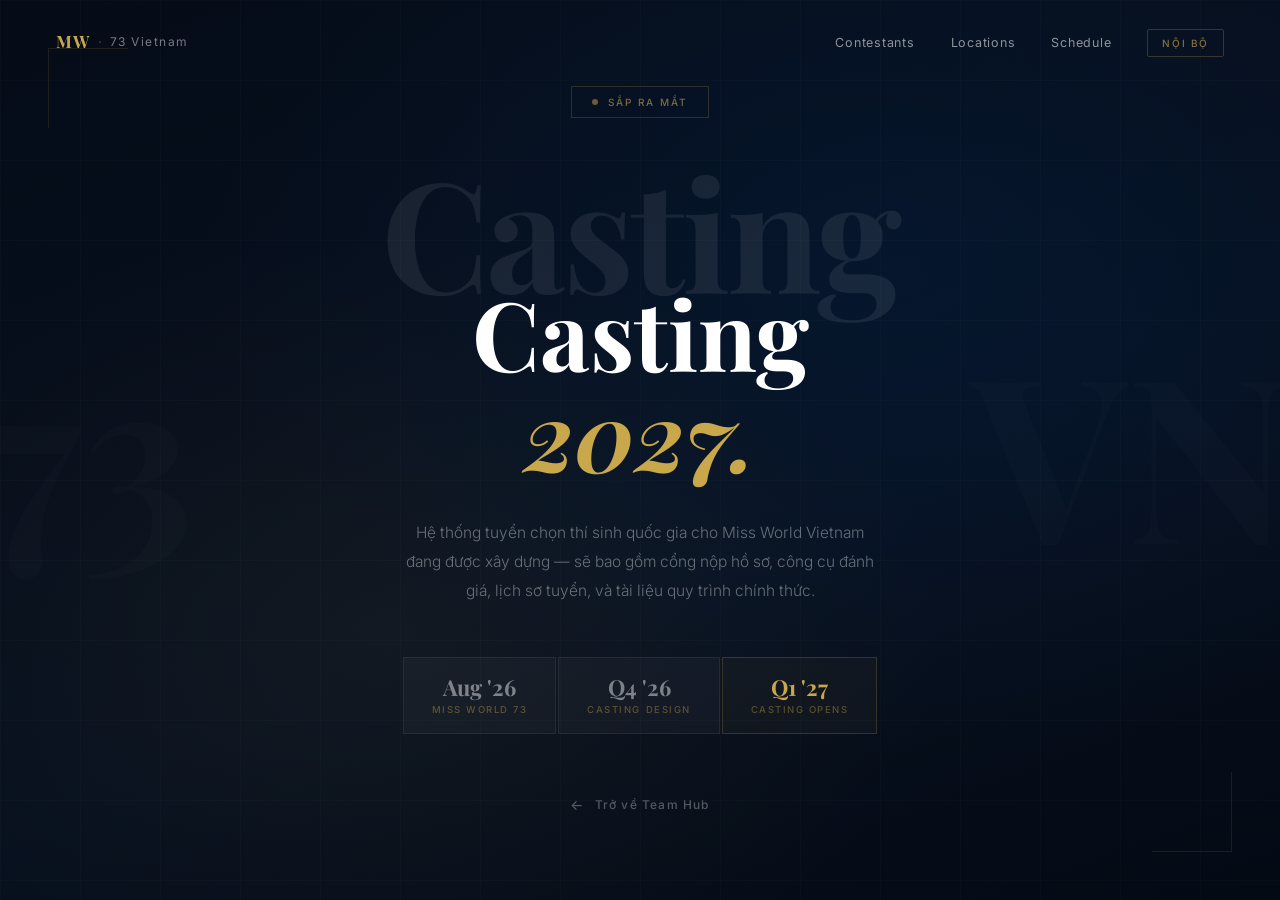
<file: casting.html>
<!DOCTYPE html>
<html lang="vi">
<head>
  <meta charset="UTF-8" />
  <meta name="viewport" content="width=device-width, initial-scale=1.0" />
  <title>Casting — Coming Soon — Miss World 73 Vietnam</title>
  <link rel="preconnect" href="https://fonts.googleapis.com" />
  <link rel="preconnect" href="https://fonts.gstatic.com" crossorigin />
  <link href="https://fonts.googleapis.com/css2?family=Playfair+Display:ital,wght@0,400;0,600;0,700;1,400;1,600&family=Inter:wght@300;400;500;600&display=swap" rel="stylesheet" />
  <link rel="stylesheet" href="Team-Website/Prototype-v1/css/style.css" />
  <style>
    /* ── Casting coming-soon — inline styles ── */
    .casting-page {
      min-height: 100vh;
      background: var(--hero-bg);
      display: flex;
      flex-direction: column;
    }

    .casting-hero {
      flex: 1;
      position: relative;
      display: flex;
      align-items: center;
      justify-content: center;
      overflow: hidden;
      min-height: 100vh;
    }

    /* Layered gradient background */
    .casting-hero::before {
      content: '';
      position: absolute;
      inset: 0;
      background:
        radial-gradient(ellipse at 70% 30%, rgba(0,56,118,0.18) 0%, transparent 55%),
        radial-gradient(ellipse at 30% 70%, rgba(201,168,76,0.06) 0%, transparent 45%),
        linear-gradient(160deg, #050c18 0%, #07101f 60%, #040a14 100%);
    }

    /* Subtle grid texture */
    .casting-hero::after {
      content: '';
      position: absolute;
      inset: 0;
      opacity: 0.03;
      background-image:
        linear-gradient(rgba(255,255,255,0.5) 1px, transparent 1px),
        linear-gradient(90deg, rgba(255,255,255,0.5) 1px, transparent 1px);
      background-size: 80px 80px;
      pointer-events: none;
    }

    .casting-content {
      position: relative;
      z-index: 2;
      text-align: center;
      padding: 0 var(--pad-x);
      max-width: 800px;
    }

    .casting-badge {
      display: inline-flex;
      align-items: center;
      gap: 10px;
      font-size: 10px;
      font-weight: 500;
      letter-spacing: 0.2em;
      text-transform: uppercase;
      color: rgba(201,168,76,0.6);
      border: 1px solid rgba(201,168,76,0.2);
      padding: 9px 20px;
      margin-bottom: 48px;
      opacity: 0;
      animation: fadeUp 0.9s ease 0.4s forwards;
    }
    .casting-badge::before {
      content: '';
      width: 6px;
      height: 6px;
      border-radius: 50%;
      background: rgba(201,168,76,0.5);
      animation: castingPulse 2s ease infinite;
    }

    .casting-title {
      font-family: 'Playfair Display', serif;
      font-size: clamp(64px, 12vw, 160px);
      font-weight: 700;
      color: rgba(255,255,255,0.08);
      line-height: 0.85;
      letter-spacing: -0.02em;
      margin-bottom: 0;
      opacity: 0;
      animation: fadeUp 1s ease 0.55s forwards;
      user-select: none;
    }

    .casting-title-over {
      font-family: 'Playfair Display', serif;
      font-size: clamp(48px, 8vw, 96px);
      font-weight: 700;
      color: var(--white);
      line-height: 1.05;
      margin-top: -0.15em;
      margin-bottom: 36px;
      opacity: 0;
      animation: fadeUp 1s ease 0.7s forwards;
    }
    .casting-title-over em {
      font-style: italic;
      color: var(--gold);
    }

    .casting-desc {
      font-size: 15.5px;
      font-weight: 300;
      color: rgba(255,255,255,0.38);
      line-height: 1.85;
      max-width: 480px;
      margin: 0 auto 52px;
      opacity: 0;
      animation: fadeUp 0.9s ease 0.9s forwards;
    }

    .casting-timeline {
      display: flex;
      justify-content: center;
      gap: 2px;
      margin-bottom: 60px;
      opacity: 0;
      animation: fadeUp 0.9s ease 1.1s forwards;
    }
    .casting-titem {
      background: rgba(255,255,255,0.03);
      border: 1px solid rgba(255,255,255,0.07);
      padding: 18px 28px;
      text-align: center;
      min-width: 130px;
    }
    .casting-titem__date {
      font-family: 'Playfair Display', serif;
      font-size: 22px;
      font-weight: 700;
      color: rgba(255,255,255,0.45);
      line-height: 1;
      margin-bottom: 6px;
    }
    .casting-titem__label {
      font-size: 9.5px;
      font-weight: 500;
      letter-spacing: 0.16em;
      text-transform: uppercase;
      color: rgba(201,168,76,0.4);
    }
    .casting-titem--active .casting-titem__date {
      color: var(--gold);
    }
    .casting-titem--active {
      border-color: rgba(201,168,76,0.2);
      background: rgba(201,168,76,0.04);
    }

    .casting-back {
      display: inline-flex;
      align-items: center;
      gap: 10px;
      font-size: 12px;
      font-weight: 500;
      letter-spacing: 0.1em;
      color: rgba(255,255,255,0.3);
      transition: color 0.2s ease;
      text-decoration: none;
      opacity: 0;
      animation: fadeIn 0.9s ease 1.4s forwards;
    }
    .casting-back:hover {
      color: rgba(255,255,255,0.65);
    }
    .casting-back::before {
      content: '←';
      font-size: 14px;
    }

    /* Corner decorations */
    .corner-deco {
      position: absolute;
      width: 80px;
      height: 80px;
      opacity: 0.12;
    }
    .corner-deco--tl {
      top: 48px;
      left: 48px;
      border-top: 1px solid var(--gold);
      border-left: 1px solid var(--gold);
    }
    .corner-deco--br {
      bottom: 48px;
      right: 48px;
      border-bottom: 1px solid var(--gold);
      border-right: 1px solid var(--gold);
    }

    /* Floating number decorations */
    .float-num {
      position: absolute;
      font-family: 'Playfair Display', serif;
      font-size: clamp(120px, 18vw, 240px);
      font-weight: 700;
      color: rgba(255,255,255,0.015);
      line-height: 1;
      user-select: none;
      pointer-events: none;
    }
    .float-num--left  { left: -0.1em; top: 50%; transform: translateY(-50%); }
    .float-num--right { right: -0.05em; top: 50%; transform: translateY(-50%); }

    @keyframes castingPulse {
      0%, 100% { opacity: 0.5; transform: scale(1); }
      50% { opacity: 1; transform: scale(1.3); }
    }
  </style>
</head>
<body>

  <!-- Navigation -->
  <nav class="nav" id="nav">
    <div class="nav__inner">
      <a href="index.html" class="nav__logo">
        <span class="nav__logo-mark">MW</span>
        <span class="nav__logo-divider">·</span>
        <span class="nav__logo-text">73 Vietnam</span>
      </a>
      <ul class="nav__links">
        <li><a href="contestants.html">Contestants</a></li>
        <li><a href="locations.html">Locations</a></li>
        <li><a href="schedule.html">Schedule</a></li>
        <li><a href="#" class="nav__badge">Nội bộ</a></li>
      </ul>
      <button class="nav__hamburger" id="nav-hamburger" aria-label="Mở menu" aria-expanded="false">
        <span></span><span></span><span></span>
      </button>
    </div>
  </nav>

  <!-- Mobile Drawer -->
  <div class="nav__drawer" id="nav-drawer">
    <ul>
      <li><a href="index.html"><span class="nav__drawer-title">Home</span><span class="nav__drawer-sub">Miss World 73 Vietnam</span></a></li>
      <li><a href="presenter-team.html"><span class="nav__drawer-title">Connection Team</span><span class="nav__drawer-sub">Nhóm kết nối</span></a></li>
      <li><a href="contestants.html"><span class="nav__drawer-title">Contestants</span><span class="nav__drawer-sub">Thí sinh &amp; Quốc gia</span></a></li>
      <li><a href="locations.html"><span class="nav__drawer-title">Locations</span><span class="nav__drawer-sub">Địa điểm &amp; Văn hóa</span></a></li>
      <li><a href="interview-prep.html"><span class="nav__drawer-title">Interview Prep</span><span class="nav__drawer-sub">Chuẩn bị phỏng vấn</span></a></li>
      <li><a href="media-social.html"><span class="nav__drawer-title">Media &amp; Social</span><span class="nav__drawer-sub">Truyền thông</span></a></li>
      <li><a href="schedule.html"><span class="nav__drawer-title">Schedule</span><span class="nav__drawer-sub">Lịch trình sự kiện</span></a></li>
    </ul>
  </div>

  <!-- Coming Soon Hero -->
  <div class="casting-page">
    <section class="casting-hero">
      <!-- Corner decorations -->
      <div class="corner-deco corner-deco--tl"></div>
      <div class="corner-deco corner-deco--br"></div>
      <!-- Floating number -->
      <span class="float-num float-num--left" aria-hidden="true">73</span>
      <span class="float-num float-num--right" aria-hidden="true">VN</span>

      <div class="casting-content">
        <div class="casting-badge">Sắp ra mắt</div>

        <div class="casting-title" aria-hidden="true">Casting</div>
        <h1 class="casting-title-over">
          Casting<br><em>2027.</em>
        </h1>

        <p class="casting-desc">
          Hệ thống tuyển chọn thí sinh quốc gia cho Miss World Vietnam đang được xây dựng — sẽ bao gồm cổng nộp hồ sơ, công cụ đánh giá, lịch sơ tuyển, và tài liệu quy trình chính thức.
        </p>

        <div class="casting-timeline">
          <div class="casting-titem">
            <div class="casting-titem__date">Aug '26</div>
            <div class="casting-titem__label">Miss World 73</div>
          </div>
          <div class="casting-titem">
            <div class="casting-titem__date">Q4 '26</div>
            <div class="casting-titem__label">Casting Design</div>
          </div>
          <div class="casting-titem casting-titem--active">
            <div class="casting-titem__date">Q1 '27</div>
            <div class="casting-titem__label">Casting Opens</div>
          </div>
        </div>

        <a href="index.html" class="casting-back">Trở về Team Hub</a>
      </div>
    </section>
  </div>

  <script src="Team-Website/Prototype-v1/js/main.js"></script>
</body>
</html>
</file>
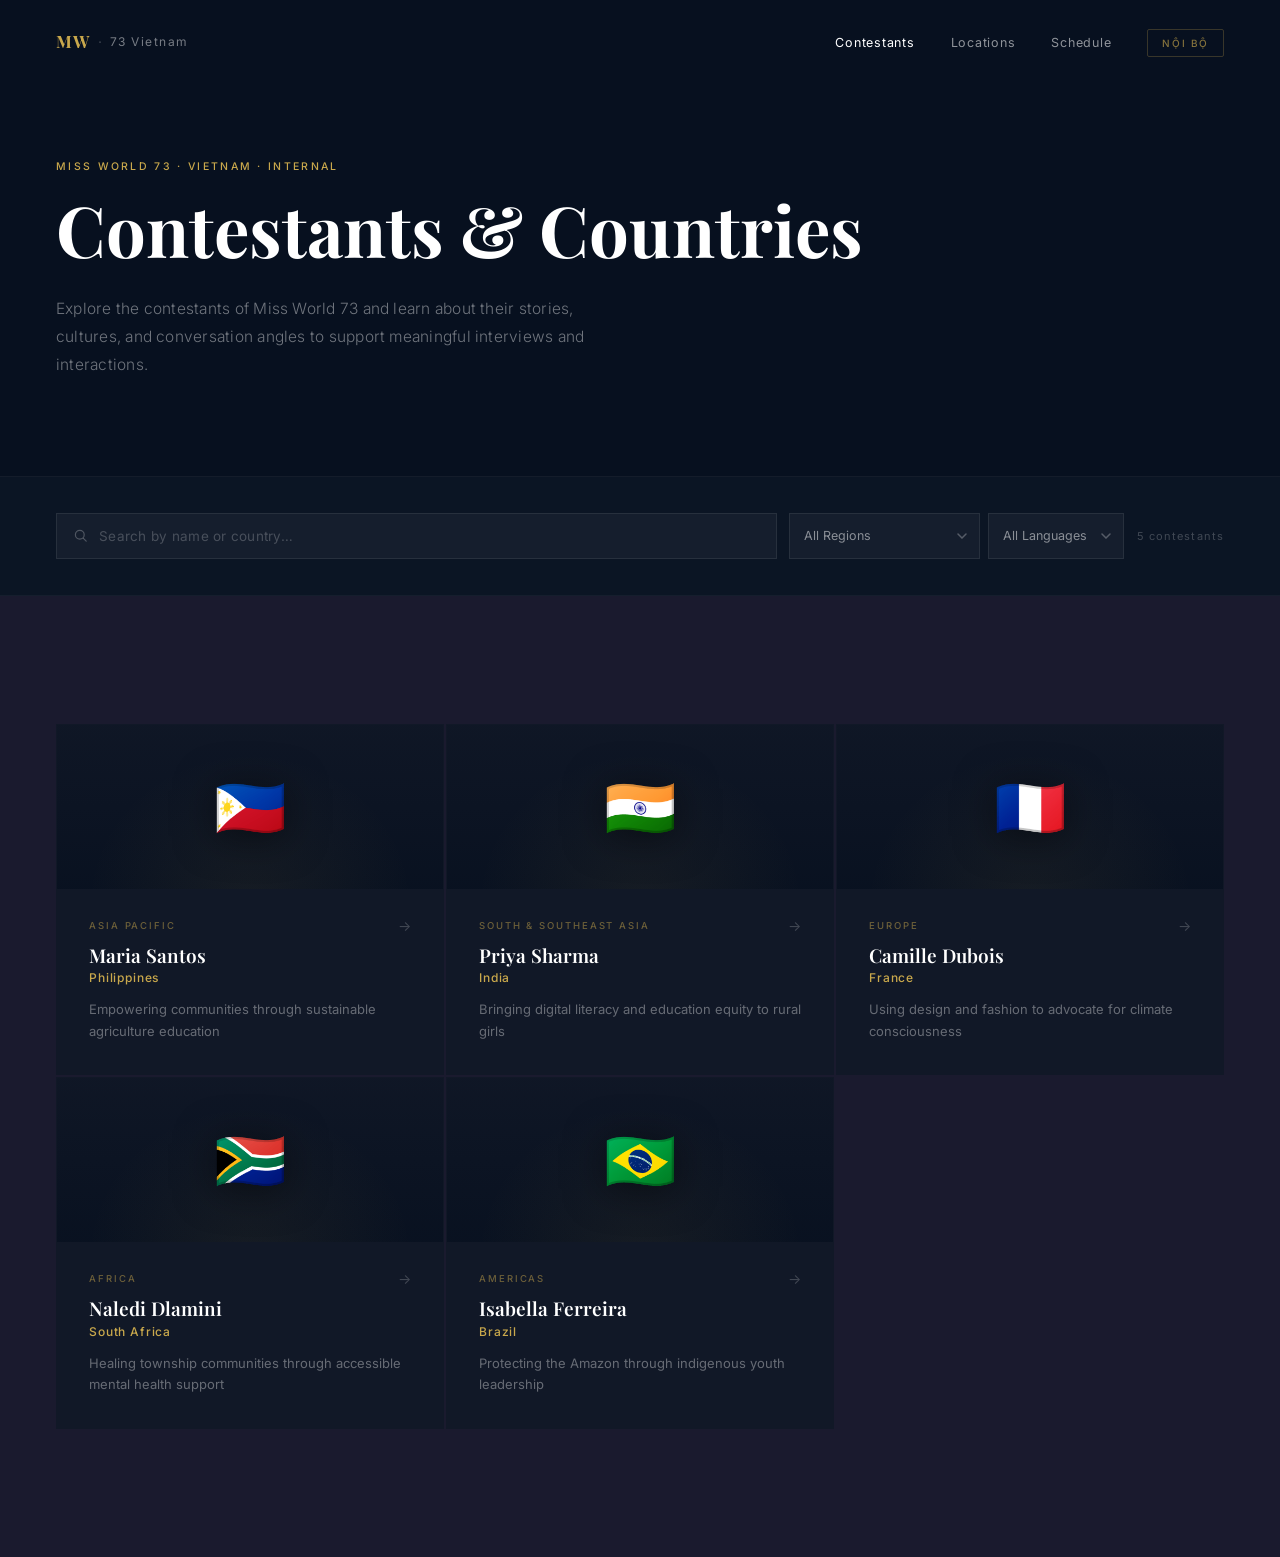
<file: contestants.html>
<!DOCTYPE html>
<html lang="en">
<head>
  <meta charset="UTF-8" />
  <meta name="viewport" content="width=device-width, initial-scale=1.0" />
  <title>Contestants & Countries — Miss World 73 Vietnam</title>
  <link rel="preconnect" href="https://fonts.googleapis.com" />
  <link rel="preconnect" href="https://fonts.gstatic.com" crossorigin />
  <link href="https://fonts.googleapis.com/css2?family=Playfair+Display:ital,wght@0,400;0,600;0,700;1,400;1,600&family=Inter:wght@300;400;500;600&display=swap" rel="stylesheet" />
  <link rel="stylesheet" href="Team-Website/Prototype-v1/css/style.css" />
  <link rel="stylesheet" href="Team-Website/Prototype-v1/css/contestants.css" />
</head>
<body>

  <!-- Navigation -->
  <nav class="nav" id="nav">
    <div class="nav__inner">
      <a href="index.html" class="nav__logo">
        <span class="nav__logo-mark">MW</span>
        <span class="nav__logo-divider">·</span>
        <span class="nav__logo-text">73 Vietnam</span>
      </a>
      <ul class="nav__links">
        <li><a href="contestants.html" style="color:var(--white)">Contestants</a></li>
        <li><a href="locations.html">Locations</a></li>
        <li><a href="schedule.html">Schedule</a></li>
        <li><a href="#" class="nav__badge">Nội bộ</a></li>
      </ul>
      <button class="nav__hamburger" id="nav-hamburger" aria-label="Mở menu" aria-expanded="false">
        <span></span><span></span><span></span>
      </button>
    </div>
  </nav>

  <!-- Mobile Drawer -->
  <div class="nav__drawer" id="nav-drawer">
    <ul>
      <li><a href="index.html"><span class="nav__drawer-title">Home</span><span class="nav__drawer-sub">Miss World 73 Vietnam</span></a></li>
      <li><a href="presenter-team.html"><span class="nav__drawer-title">Connection Team</span><span class="nav__drawer-sub">Nhóm kết nối</span></a></li>
      <li><a href="contestants.html"><span class="nav__drawer-title">Contestants</span><span class="nav__drawer-sub">Thí sinh &amp; Quốc gia</span></a></li>
      <li><a href="locations.html"><span class="nav__drawer-title">Locations</span><span class="nav__drawer-sub">Địa điểm &amp; Văn hóa</span></a></li>
      <li><a href="interview-prep.html"><span class="nav__drawer-title">Interview Prep</span><span class="nav__drawer-sub">Chuẩn bị phỏng vấn</span></a></li>
      <li><a href="media-social.html"><span class="nav__drawer-title">Media &amp; Social</span><span class="nav__drawer-sub">Truyền thông</span></a></li>
      <li><a href="schedule.html"><span class="nav__drawer-title">Schedule</span><span class="nav__drawer-sub">Lịch trình sự kiện</span></a></li>
    </ul>
  </div>

  <!-- Page Header -->
  <section class="page-header">
    <div class="container">
      <div class="section-label">Miss World 73 · Vietnam · Internal</div>
      <h1 class="page-header__title">Contestants &amp; Countries</h1>
      <p class="page-header__desc">Explore the contestants of Miss World 73 and learn about their stories, cultures, and conversation angles to support meaningful interviews and interactions.</p>
    </div>
  </section>

  <!-- Search & Filter -->
  <section class="search-section">
    <div class="container">
      <div class="search-row">

        <div class="search-bar">
          <svg class="search-bar__icon" viewBox="0 0 20 20" fill="none">
            <circle cx="8.5" cy="8.5" r="5.5" stroke="currentColor" stroke-width="1.5"/>
            <path d="M13 13l3.5 3.5" stroke="currentColor" stroke-width="1.5" stroke-linecap="round"/>
          </svg>
          <input
            type="text"
            id="search-input"
            class="search-bar__input"
            placeholder="Search by name or country…"
            autocomplete="off"
          />
        </div>

        <div class="filters">
          <select id="filter-region" class="filter-select">
            <option value="">All Regions</option>
            <option value="Asia Pacific">Asia Pacific</option>
            <option value="South &amp; Southeast Asia">South &amp; Southeast Asia</option>
            <option value="Europe">Europe</option>
            <option value="Africa">Africa</option>
            <option value="Americas">Americas</option>
          </select>
          <select id="filter-language" class="filter-select">
            <option value="">All Languages</option>
            <option value="English">English</option>
            <option value="French">French</option>
            <option value="Spanish">Spanish</option>
            <option value="Portuguese">Portuguese</option>
            <option value="Hindi">Hindi</option>
            <option value="Filipino">Filipino</option>
            <option value="Zulu">Zulu</option>
            <option value="Xhosa">Xhosa</option>
            <option value="Tamil">Tamil</option>
          </select>
        </div>

        <div class="filter-count" id="filter-count"></div>

      </div>
    </div>
  </section>

  <!-- Contestant Grid -->
  <section class="contestants-section">
    <div class="container">
      <div class="contestants-grid" id="contestants-grid"></div>
      <div class="no-results" id="no-results">
        <p>No contestants match your search.</p>
      </div>
    </div>
  </section>

  <!-- Profile Modal -->
  <div class="profile-modal" id="profile-modal" aria-hidden="true">
    <div class="profile-modal__overlay" id="modal-overlay"></div>
    <div class="profile-modal__panel" id="modal-panel" role="dialog" aria-modal="true">
      <div class="profile-modal__topbar"></div>
      <div class="profile-modal__content" id="modal-content"></div>
      <div class="profile-toast-host" id="profile-toast-host" aria-live="polite" aria-atomic="true"></div>
      <div class="asset-popover" id="asset-modal" aria-hidden="true">
        <div class="asset-popover__panel" id="asset-panel" role="dialog" aria-modal="false" aria-labelledby="asset-title">
          <div class="asset-popover__content" id="asset-modal-content"></div>
        </div>
      </div>
    </div>
  </div>

  <input type="file" id="cover-upload-input" accept="image/*" hidden />
  <input type="file" id="avatar-upload-input" accept="image/*" hidden />
  <input type="file" id="gallery-upload-input" accept="image/*" multiple hidden />
  <input type="file" id="beauty-image-upload-input" accept="image/*" hidden />

  <script src="Team-Website/Prototype-v1/js/main.js"></script>
  <script src="Team-Website/Prototype-v1/js/contestants.js"></script>
</body>
</html>
</file>
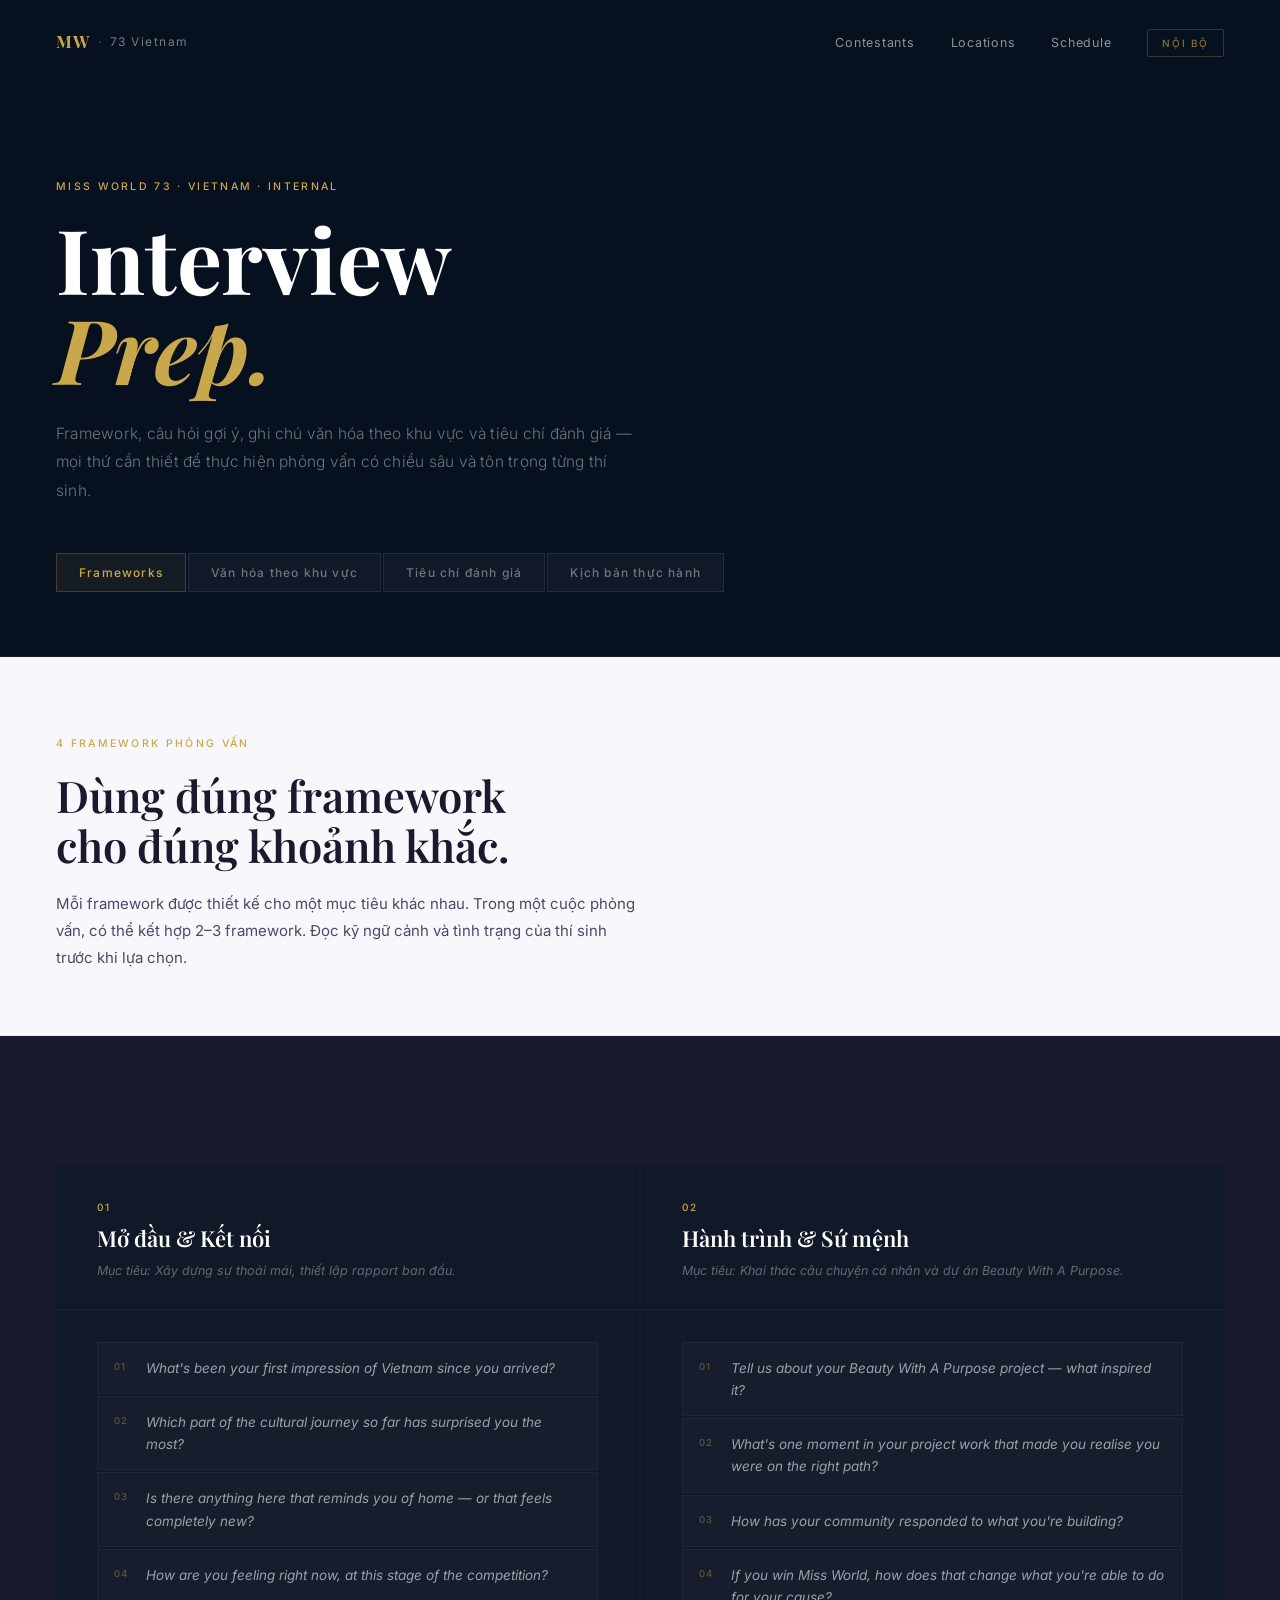
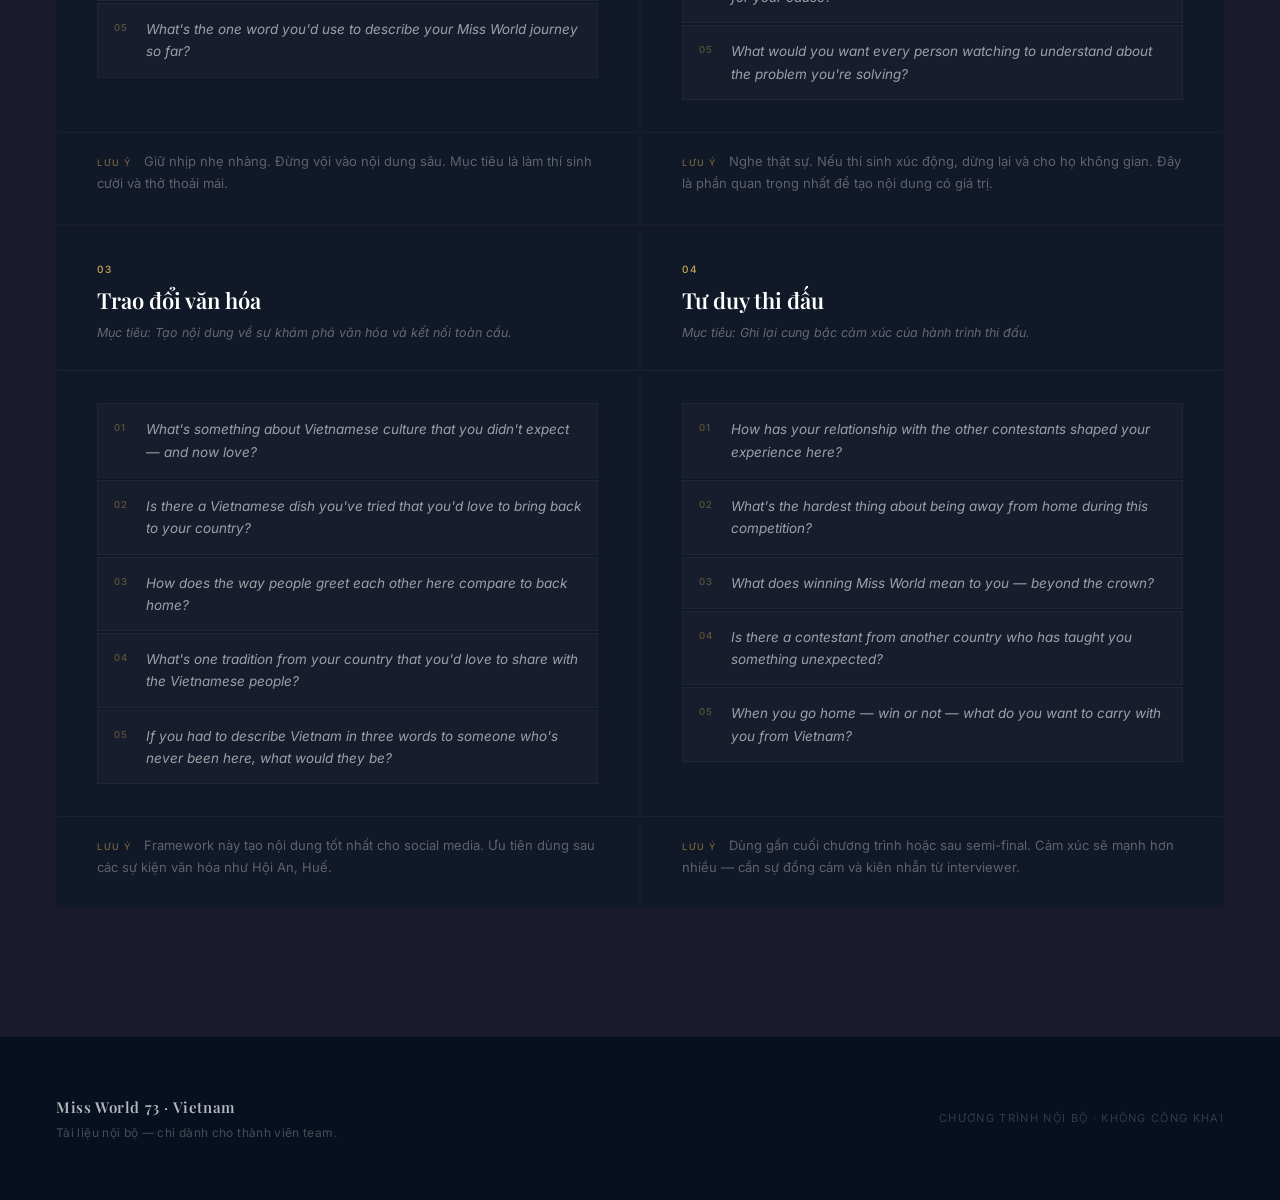
<file: interview-prep.html>
<!DOCTYPE html>
<html lang="vi">
<head>
  <meta charset="UTF-8" />
  <meta name="viewport" content="width=device-width, initial-scale=1.0" />
  <title>Interview Prep — Miss World 73 Vietnam</title>
  <link rel="preconnect" href="https://fonts.googleapis.com" />
  <link rel="preconnect" href="https://fonts.gstatic.com" crossorigin />
  <link href="https://fonts.googleapis.com/css2?family=Playfair+Display:ital,wght@0,400;0,600;0,700;1,400;1,600&family=Inter:wght@300;400;500;600&display=swap" rel="stylesheet" />
  <link rel="stylesheet" href="Team-Website/Prototype-v1/css/style.css" />
  <link rel="stylesheet" href="Team-Website/Prototype-v1/css/interview-prep.css" />
</head>
<body>

  <!-- Navigation -->
  <nav class="nav" id="nav">
    <div class="nav__inner">
      <a href="index.html" class="nav__logo">
        <span class="nav__logo-mark">MW</span>
        <span class="nav__logo-divider">·</span>
        <span class="nav__logo-text">73 Vietnam</span>
      </a>
      <ul class="nav__links">
        <li><a href="contestants.html">Contestants</a></li>
        <li><a href="locations.html">Locations</a></li>
        <li><a href="schedule.html">Schedule</a></li>
        <li><a href="#" class="nav__badge">Nội bộ</a></li>
      </ul>
      <button class="nav__hamburger" id="nav-hamburger" aria-label="Mở menu" aria-expanded="false">
        <span></span><span></span><span></span>
      </button>
    </div>
  </nav>

  <!-- Mobile Drawer -->
  <div class="nav__drawer" id="nav-drawer">
    <ul>
      <li><a href="index.html"><span class="nav__drawer-title">Home</span><span class="nav__drawer-sub">Miss World 73 Vietnam</span></a></li>
      <li><a href="presenter-team.html"><span class="nav__drawer-title">Connection Team</span><span class="nav__drawer-sub">Nhóm kết nối</span></a></li>
      <li><a href="contestants.html"><span class="nav__drawer-title">Contestants</span><span class="nav__drawer-sub">Thí sinh &amp; Quốc gia</span></a></li>
      <li><a href="locations.html"><span class="nav__drawer-title">Locations</span><span class="nav__drawer-sub">Địa điểm &amp; Văn hóa</span></a></li>
      <li><a href="interview-prep.html"><span class="nav__drawer-title">Interview Prep</span><span class="nav__drawer-sub">Chuẩn bị phỏng vấn</span></a></li>
      <li><a href="media-social.html"><span class="nav__drawer-title">Media &amp; Social</span><span class="nav__drawer-sub">Truyền thông</span></a></li>
      <li><a href="schedule.html"><span class="nav__drawer-title">Schedule</span><span class="nav__drawer-sub">Lịch trình sự kiện</span></a></li>
    </ul>
  </div>

  <!-- Page Header -->
  <section class="page-header">
    <div class="container">
      <div class="section-label">Miss World 73 · Vietnam · Internal</div>
      <h1 class="page-header__title">Interview<br><em>Prep.</em></h1>
      <p class="page-header__desc">Framework, câu hỏi gợi ý, ghi chú văn hóa theo khu vực và tiêu chí đánh giá — mọi thứ cần thiết để thực hiện phỏng vấn có chiều sâu và tôn trọng từng thí sinh.</p>
      <div class="prep-tabs">
        <button class="prep-tab active" data-tab="frameworks">Frameworks</button>
        <button class="prep-tab" data-tab="culture">Văn hóa theo khu vực</button>
        <button class="prep-tab" data-tab="scoring">Tiêu chí đánh giá</button>
        <button class="prep-tab" data-tab="scenarios">Kịch bản thực hành</button>
      </div>
    </div>
  </section>

  <!-- Tab: Frameworks -->
  <section class="tab-content active" id="tab-frameworks">

    <!-- Framework intro -->
    <div class="framework-intro">
      <div class="container">
        <div class="fi-inner reveal">
          <div class="section-label" style="color:var(--gold)">4 Framework phỏng vấn</div>
          <h2 class="fi-heading">Dùng đúng framework<br>cho đúng khoảnh khắc.</h2>
          <p class="fi-sub">Mỗi framework được thiết kế cho một mục tiêu khác nhau. Trong một cuộc phỏng vấn, có thể kết hợp 2–3 framework. Đọc kỹ ngữ cảnh và tình trạng của thí sinh trước khi lựa chọn.</p>
        </div>
      </div>
    </div>

    <!-- Framework cards -->
    <div class="frameworks-section">
      <div class="container">
        <div class="fw-grid">

          <div class="fw-card reveal">
            <div class="fw-card__head">
              <span class="fw-card__num">01</span>
              <h3 class="fw-card__title">Mở đầu &amp; Kết nối</h3>
              <p class="fw-card__goal">Mục tiêu: Xây dựng sự thoải mái, thiết lập rapport ban đầu.</p>
            </div>
            <div class="fw-card__body">
              <ul class="fw-questions">
                <li>What's been your first impression of Vietnam since you arrived?</li>
                <li>Which part of the cultural journey so far has surprised you the most?</li>
                <li>Is there anything here that reminds you of home — or that feels completely new?</li>
                <li>How are you feeling right now, at this stage of the competition?</li>
                <li>What's the one word you'd use to describe your Miss World journey so far?</li>
              </ul>
            </div>
            <div class="fw-card__note">
              <span class="note-label">Lưu ý</span>
              Giữ nhịp nhẹ nhàng. Đừng vội vào nội dung sâu. Mục tiêu là làm thí sinh cười và thở thoải mái.
            </div>
          </div>

          <div class="fw-card reveal">
            <div class="fw-card__head">
              <span class="fw-card__num">02</span>
              <h3 class="fw-card__title">Hành trình &amp; Sứ mệnh</h3>
              <p class="fw-card__goal">Mục tiêu: Khai thác câu chuyện cá nhân và dự án Beauty With A Purpose.</p>
            </div>
            <div class="fw-card__body">
              <ul class="fw-questions">
                <li>Tell us about your Beauty With A Purpose project — what inspired it?</li>
                <li>What's one moment in your project work that made you realise you were on the right path?</li>
                <li>How has your community responded to what you're building?</li>
                <li>If you win Miss World, how does that change what you're able to do for your cause?</li>
                <li>What would you want every person watching to understand about the problem you're solving?</li>
              </ul>
            </div>
            <div class="fw-card__note">
              <span class="note-label">Lưu ý</span>
              Nghe thật sự. Nếu thí sinh xúc động, dừng lại và cho họ không gian. Đây là phần quan trọng nhất để tạo nội dung có giá trị.
            </div>
          </div>

          <div class="fw-card reveal">
            <div class="fw-card__head">
              <span class="fw-card__num">03</span>
              <h3 class="fw-card__title">Trao đổi văn hóa</h3>
              <p class="fw-card__goal">Mục tiêu: Tạo nội dung về sự khám phá văn hóa và kết nối toàn cầu.</p>
            </div>
            <div class="fw-card__body">
              <ul class="fw-questions">
                <li>What's something about Vietnamese culture that you didn't expect — and now love?</li>
                <li>Is there a Vietnamese dish you've tried that you'd love to bring back to your country?</li>
                <li>How does the way people greet each other here compare to back home?</li>
                <li>What's one tradition from your country that you'd love to share with the Vietnamese people?</li>
                <li>If you had to describe Vietnam in three words to someone who's never been here, what would they be?</li>
              </ul>
            </div>
            <div class="fw-card__note">
              <span class="note-label">Lưu ý</span>
              Framework này tạo nội dung tốt nhất cho social media. Ưu tiên dùng sau các sự kiện văn hóa như Hội An, Huế.
            </div>
          </div>

          <div class="fw-card reveal">
            <div class="fw-card__head">
              <span class="fw-card__num">04</span>
              <h3 class="fw-card__title">Tư duy thi đấu</h3>
              <p class="fw-card__goal">Mục tiêu: Ghi lại cung bậc cảm xúc của hành trình thi đấu.</p>
            </div>
            <div class="fw-card__body">
              <ul class="fw-questions">
                <li>How has your relationship with the other contestants shaped your experience here?</li>
                <li>What's the hardest thing about being away from home during this competition?</li>
                <li>What does winning Miss World mean to you — beyond the crown?</li>
                <li>Is there a contestant from another country who has taught you something unexpected?</li>
                <li>When you go home — win or not — what do you want to carry with you from Vietnam?</li>
              </ul>
            </div>
            <div class="fw-card__note">
              <span class="note-label">Lưu ý</span>
              Dùng gần cuối chương trình hoặc sau semi-final. Cảm xúc sẽ mạnh hơn nhiều — cần sự đồng cảm và kiên nhẫn từ interviewer.
            </div>
          </div>

        </div>
      </div>
    </div>
  </section>

  <!-- Tab: Cultural Notes -->
  <section class="tab-content" id="tab-culture">
    <div class="culture-section">
      <div class="container">
        <div class="culture-intro reveal">
          <div class="section-label" style="color:var(--gold)">Ghi chú văn hóa theo khu vực</div>
          <h2 class="culture-heading">Mỗi khu vực, mỗi cách tiếp cận.</h2>
          <p class="culture-sub">Đây không phải khuôn mẫu — đây là điểm khởi đầu. Hãy luôn đọc hồ sơ cá nhân của từng thí sinh trước phỏng vấn.</p>
        </div>
        <div class="culture-grid reveal">

          <div class="culture-card">
            <div class="culture-card__flag">🌏</div>
            <h3 class="culture-card__region">Đông Á &amp; Đông Nam Á</h3>
            <ul class="culture-notes">
              <li><strong>Thứ bậc:</strong> Tôn trọng thứ bậc xã hội. Đừng hỏi về tuổi tác hay tình trạng hôn nhân trừ khi họ tự đề cập.</li>
              <li><strong>"Giữ thể diện":</strong> Tránh đặt câu hỏi có thể khiến thí sinh trả lời sai hoặc bị xấu hổ trước camera.</li>
              <li><strong>Khiêm tốn:</strong> Nhiều thí sinh từ khu vực này sẽ hạ thấp thành tích của mình — hãy giúp họ nói về nó với sự tự hào.</li>
              <li><strong>Tập thể:</strong> Họ thường ghi công cho gia đình, cộng đồng. Khai thác điều này — đó là câu chuyện hay.</li>
            </ul>
          </div>

          <div class="culture-card">
            <div class="culture-card__flag">🌍</div>
            <h3 class="culture-card__region">Nam Á</h3>
            <ul class="culture-notes">
              <li><strong>Gia đình:</strong> Gia đình là trung tâm. Hỏi về gia đình là mở ra nguồn cảm xúc lớn.</li>
              <li><strong>Tôn giáo:</strong> Cực kỳ đa dạng (Hindu, Muslim, Sikh, Christian...). Không giả định về tín ngưỡng.</li>
              <li><strong>Ngôn ngữ:</strong> Nhiều người nói nhiều ngôn ngữ — đây là điểm thú vị để khai thác.</li>
              <li><strong>Thành tích học thuật:</strong> Được đề cao rất cao trong văn hóa. Hỏi về giáo dục và học thuật mang lại niềm tự hào lớn.</li>
            </ul>
          </div>

          <div class="culture-card">
            <div class="culture-card__flag">🌍</div>
            <h3 class="culture-card__region">Châu Phi</h3>
            <ul class="culture-notes">
              <li><strong>Đa dạng nội lục:</strong> Châu Phi không phải một văn hóa — 54 quốc gia, hàng nghìn nền văn hóa khác nhau. Không đánh đồng.</li>
              <li><strong>Cộng đồng:</strong> "Ubuntu" — Tôi là tôi vì có bạn — ý thức cộng đồng rất mạnh mẽ.</li>
              <li><strong>Tự hào dân tộc:</strong> Niềm tự hào về đất nước rất cao. Hỏi về di sản, âm nhạc, hay ẩm thực sẽ nhận được câu trả lời nhiệt tình.</li>
              <li><strong>Thách thức:</strong> Nhiều thí sinh đến từ bối cảnh có thách thức xã hội lớn — hỏi về ước mơ và hy vọng thay vì vấn đề.</li>
            </ul>
          </div>

          <div class="culture-card">
            <div class="culture-card__flag">🌍</div>
            <h3 class="culture-card__region">Châu Âu</h3>
            <ul class="culture-notes">
              <li><strong>Thẳng thắn:</strong> Phong cách giao tiếp trực tiếp hơn — đừng giải thích quá nhiều, hỏi rõ ràng.</li>
              <li><strong>Không gian cá nhân:</strong> Câu hỏi về quan điểm cá nhân, ý kiến, và chính trị nhẹ được chào đón.</li>
              <li><strong>Lịch sử:</strong> Nhiều quốc gia châu Âu có lịch sử phức tạp — tránh so sánh các giai đoạn lịch sử nhạy cảm.</li>
              <li><strong>Humor:</strong> Thoải mái hơn với sự dí dỏm — nhưng tự kiềm chế cho đến khi rapport đã được thiết lập.</li>
            </ul>
          </div>

          <div class="culture-card">
            <div class="culture-card__flag">🌎</div>
            <h3 class="culture-card__region">Châu Mỹ</h3>
            <ul class="culture-notes">
              <li><strong>Đa dạng:</strong> Từ Canada đến Argentina là một dải văn hóa khổng lồ — không gộp chung.</li>
              <li><strong>Chủ nghĩa cá nhân:</strong> Câu chuyện cá nhân và hành trình tự phát triển được đề cao.</li>
              <li><strong>Di sản:</strong> Nhiều thí sinh có di sản đa văn hóa — khai thác sự giao thoa này.</li>
              <li><strong>Hoạt động xã hội:</strong> Phong trào xã hội rất quan trọng. Dự án Beauty With A Purpose thường được trình bày rõ ràng và mạnh mẽ.</li>
            </ul>
          </div>

          <div class="culture-card">
            <div class="culture-card__flag">🌏</div>
            <h3 class="culture-card__region">Trung Đông &amp; Tây Á</h3>
            <ul class="culture-notes">
              <li><strong>Tôn giáo:</strong> Tôn trọng tuyệt đối. Không hỏi về ăn kiêng trừ khi họ đề cập. Ý thức về thời gian cầu nguyện.</li>
              <li><strong>Sự khiêm tốn:</strong> Một số thí sinh có quy tắc về trang phục và cách thể hiện — hỏi nhẹ nhàng nếu cần.</li>
              <li><strong>Gia đình và danh dự:</strong> Gia đình là nền tảng. Khai thác sự hỗ trợ của gia đình trong hành trình.</li>
              <li><strong>Hoài bão:</strong> Nhiều thí sinh đang đại diện cho một làn sóng thay đổi thế hệ trong khu vực — đây là câu chuyện rất mạnh.</li>
            </ul>
          </div>

        </div>
      </div>
    </div>
  </section>

  <!-- Tab: Scoring -->
  <section class="tab-content" id="tab-scoring">
    <div class="scoring-section">
      <div class="container">
        <div class="scoring-intro reveal">
          <div class="section-label" style="color:var(--gold)">Tiêu chí đánh giá</div>
          <h2 class="scoring-heading">Đánh giá phỏng vấn<br>một cách có hệ thống.</h2>
          <p class="scoring-sub">Bảng tiêu chí này áp dụng cho phỏng vấn trước thi đấu. Không phải để phán xét — mà để giúp team chuẩn bị câu hỏi phù hợp cho từng thí sinh.</p>
        </div>
        <div class="scoring-grid reveal">

          <div class="score-criterion">
            <div class="score-criterion__head">
              <span class="score-criterion__weight">25%</span>
              <h3 class="score-criterion__name">Giao tiếp &amp; Rõ ràng</h3>
            </div>
            <p class="score-criterion__desc">Khả năng diễn đạt suy nghĩ rõ ràng, mạch lạc — cả bằng ngôn ngữ thứ nhất và khi dùng tiếng Anh. Không đánh giá giọng điệu mà đánh giá sự rõ ràng của ý tưởng.</p>
            <div class="score-criterion__look-for">
              <span class="look-label">Tìm kiếm:</span> Câu trả lời có cấu trúc, ví dụ cụ thể, không lan man.
            </div>
          </div>

          <div class="score-criterion">
            <div class="score-criterion__head">
              <span class="score-criterion__weight">25%</span>
              <h3 class="score-criterion__name">Chiều sâu &amp; Chân thực</h3>
            </div>
            <p class="score-criterion__desc">Mức độ câu trả lời đến từ kinh nghiệm thực sự, không phải từ kịch bản đã học thuộc. Sự chân thực trong cảm xúc và quan điểm cá nhân.</p>
            <div class="score-criterion__look-for">
              <span class="look-label">Tìm kiếm:</span> Câu chuyện cụ thể, cảm xúc thật, dám nói điều không hoàn hảo.
            </div>
          </div>

          <div class="score-criterion">
            <div class="score-criterion__head">
              <span class="score-criterion__weight">25%</span>
              <h3 class="score-criterion__name">Nhận thức toàn cầu</h3>
            </div>
            <p class="score-criterion__desc">Hiểu biết về bối cảnh thế giới, sự kết nối giữa vấn đề địa phương và toàn cầu, và tầm nhìn vượt qua biên giới quốc gia.</p>
            <div class="score-criterion__look-for">
              <span class="look-label">Tìm kiếm:</span> Liên kết với xu hướng toàn cầu, ý thức về tác động rộng hơn của dự án.
            </div>
          </div>

          <div class="score-criterion">
            <div class="score-criterion__head">
              <span class="score-criterion__weight">25%</span>
              <h3 class="score-criterion__name">Năng lực đại sứ</h3>
            </div>
            <p class="score-criterion__desc">Khả năng đại diện cho đất nước, cho Miss World, và cho một thế hệ phụ nữ với sự ấm áp, tự tin, và phẩm giá — trong mọi khoảnh khắc, không chỉ khi được hỏi.</p>
            <div class="score-criterion__look-for">
              <span class="look-label">Tìm kiếm:</span> Cách đối xử với đội ngũ, sự hiện diện tự nhiên, lòng tốt bụng.
            </div>
          </div>

        </div>
      </div>
    </div>
  </section>

  <!-- Tab: Scenarios -->
  <section class="tab-content" id="tab-scenarios">
    <div class="scenarios-section">
      <div class="container">
        <div class="scenarios-intro reveal">
          <div class="section-label" style="color:var(--gold)">Kịch bản thực hành</div>
          <h2 class="scenarios-heading">Tập trước để phản ứng tốt hơn.</h2>
          <p class="scenarios-sub">Mỗi kịch bản dưới đây là tình huống thực tế có thể xảy ra. Đọc kỹ, thảo luận với team, và chuẩn bị phản ứng phù hợp.</p>
        </div>
        <div class="scenarios-list">

          <div class="scenario reveal">
            <div class="scenario__header" onclick="this.parentElement.classList.toggle('open')">
              <span class="scenario__num">01</span>
              <h3 class="scenario__title">Thí sinh bị xúc động và khóc trong phỏng vấn</h3>
              <span class="scenario__toggle">+</span>
            </div>
            <div class="scenario__body">
              <div class="scenario__context">
                <strong>Bối cảnh:</strong> Bạn hỏi về dự án cộng đồng và thí sinh bắt đầu rưng rưng khi kể về người họ muốn giúp đỡ.
              </div>
              <div class="scenario__guide">
                <strong>Cách xử lý:</strong>
                <ul>
                  <li>Dừng lại. Đừng vội lấp đầy khoảng lặng bằng câu hỏi khác.</li>
                  <li>Nói nhẹ nhàng: <em>"Take your time — there's no rush here."</em></li>
                  <li>Nếu họ muốn tiếp tục, để họ dẫn dắt.</li>
                  <li>Sau phỏng vấn, hỏi riêng nếu họ ổn và có muốn giữ đoạn đó không.</li>
                </ul>
              </div>
            </div>
          </div>

          <div class="scenario reveal">
            <div class="scenario__header" onclick="this.parentElement.classList.toggle('open')">
              <span class="scenario__num">02</span>
              <h3 class="scenario__title">Thí sinh trả lời câu hỏi bằng ngôn ngữ không phải tiếng Anh</h3>
              <span class="scenario__toggle">+</span>
            </div>
            <div class="scenario__body">
              <div class="scenario__context">
                <strong>Bối cảnh:</strong> Thí sinh bắt đầu trả lời bằng tiếng Tây Ban Nha hoặc tiếng Pháp vì cảm thấy thoải mái hơn.
              </div>
              <div class="scenario__guide">
                <strong>Cách xử lý:</strong>
                <ul>
                  <li>Cho phép nếu có khả năng xử lý caption/dịch thuật sau đó — hỏi trước về ý định.</li>
                  <li>Nếu cần tiếng Anh: <em>"Would you like to try in English? I'll help you if you get stuck."</em></li>
                  <li>Không đặt áp lực ngôn ngữ — đây là phỏng vấn để kể chuyện, không phải kiểm tra tiếng Anh.</li>
                  <li>Liên hệ Thành Nam nếu cần phiên dịch trực tiếp.</li>
                </ul>
              </div>
            </div>
          </div>

          <div class="scenario reveal">
            <div class="scenario__header" onclick="this.parentElement.classList.toggle('open')">
              <span class="scenario__num">03</span>
              <h3 class="scenario__title">Thí sinh hỏi ngược lại câu hỏi về vấn đề chính trị nhạy cảm</h3>
              <span class="scenario__toggle">+</span>
            </div>
            <div class="scenario__body">
              <div class="scenario__context">
                <strong>Bối cảnh:</strong> Câu hỏi về vai trò phụ nữ hoặc quyền bình đẳng dẫn đến thí sinh đặt câu hỏi về quan điểm chính trị của bạn.
              </div>
              <div class="scenario__guide">
                <strong>Cách xử lý:</strong>
                <ul>
                  <li>Nhẹ nhàng chuyển hướng: <em>"Today is about your story — I'm here to listen, not to debate."</em></li>
                  <li>Không chia sẻ quan điểm cá nhân về chính trị hoặc tôn giáo trong phỏng vấn.</li>
                  <li>Báo cáo cho Trưởng nhóm nếu cảm thấy tình huống khó xử.</li>
                </ul>
              </div>
            </div>
          </div>

          <div class="scenario reveal">
            <div class="scenario__header" onclick="this.parentElement.classList.toggle('open')">
              <span class="scenario__num">04</span>
              <h3 class="scenario__title">Thí sinh trả lời ngắn gọn và không mở rộng</h3>
              <span class="scenario__toggle">+</span>
            </div>
            <div class="scenario__body">
              <div class="scenario__context">
                <strong>Bối cảnh:</strong> Bất kể câu hỏi nào bạn hỏi, thí sinh chỉ trả lời 1–2 câu ngắn và dừng lại.
              </div>
              <div class="scenario__guide">
                <strong>Cách xử lý:</strong>
                <ul>
                  <li>Thử câu hỏi "Kể cho tôi nghe về...": <em>"Tell me about a specific day in your project."</em></li>
                  <li>Dùng silence — đôi khi im lặng vài giây sẽ khiến họ tiếp tục.</li>
                  <li>Chuyển sang chủ đề khác và quay lại sau khi rapport đã tốt hơn.</li>
                  <li>Hỏi về cảm giác thay vì sự kiện: <em>"How did that make you feel?"</em></li>
                </ul>
              </div>
            </div>
          </div>

        </div>
      </div>
    </div>
  </section>

  <!-- Footer -->
  <footer class="footer">
    <div class="container">
      <div class="footer__inner">
        <div class="footer__left">
          <span class="footer__wordmark">Miss World 73 · Vietnam</span>
          <p class="footer__note">Tài liệu nội bộ — chỉ dành cho thành viên team.</p>
        </div>
        <div class="footer__right">
          <p class="footer__tag">Chương trình nội bộ · Không công khai</p>
        </div>
      </div>
    </div>
  </footer>

  <script src="Team-Website/Prototype-v1/js/main.js"></script>
  <script src="Team-Website/Prototype-v1/js/interview-prep.js"></script>
</body>
</html>
</file>
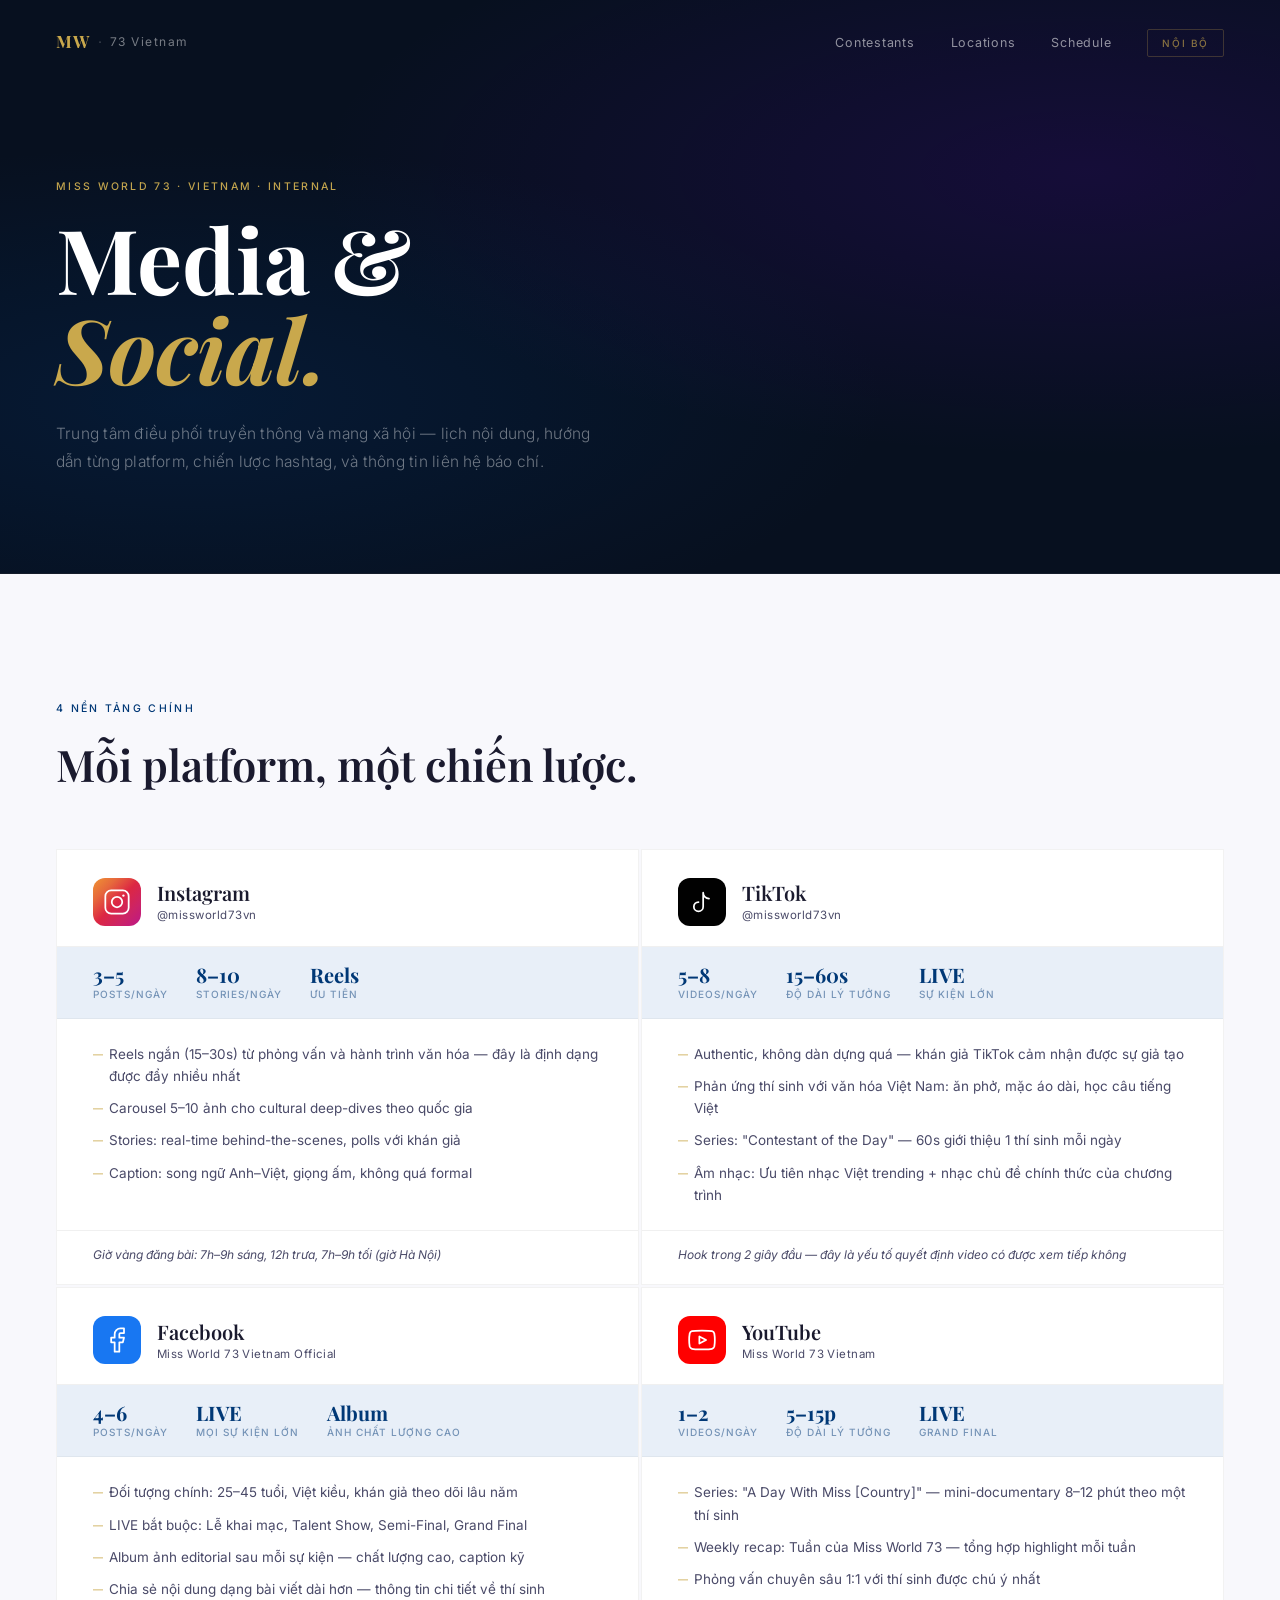
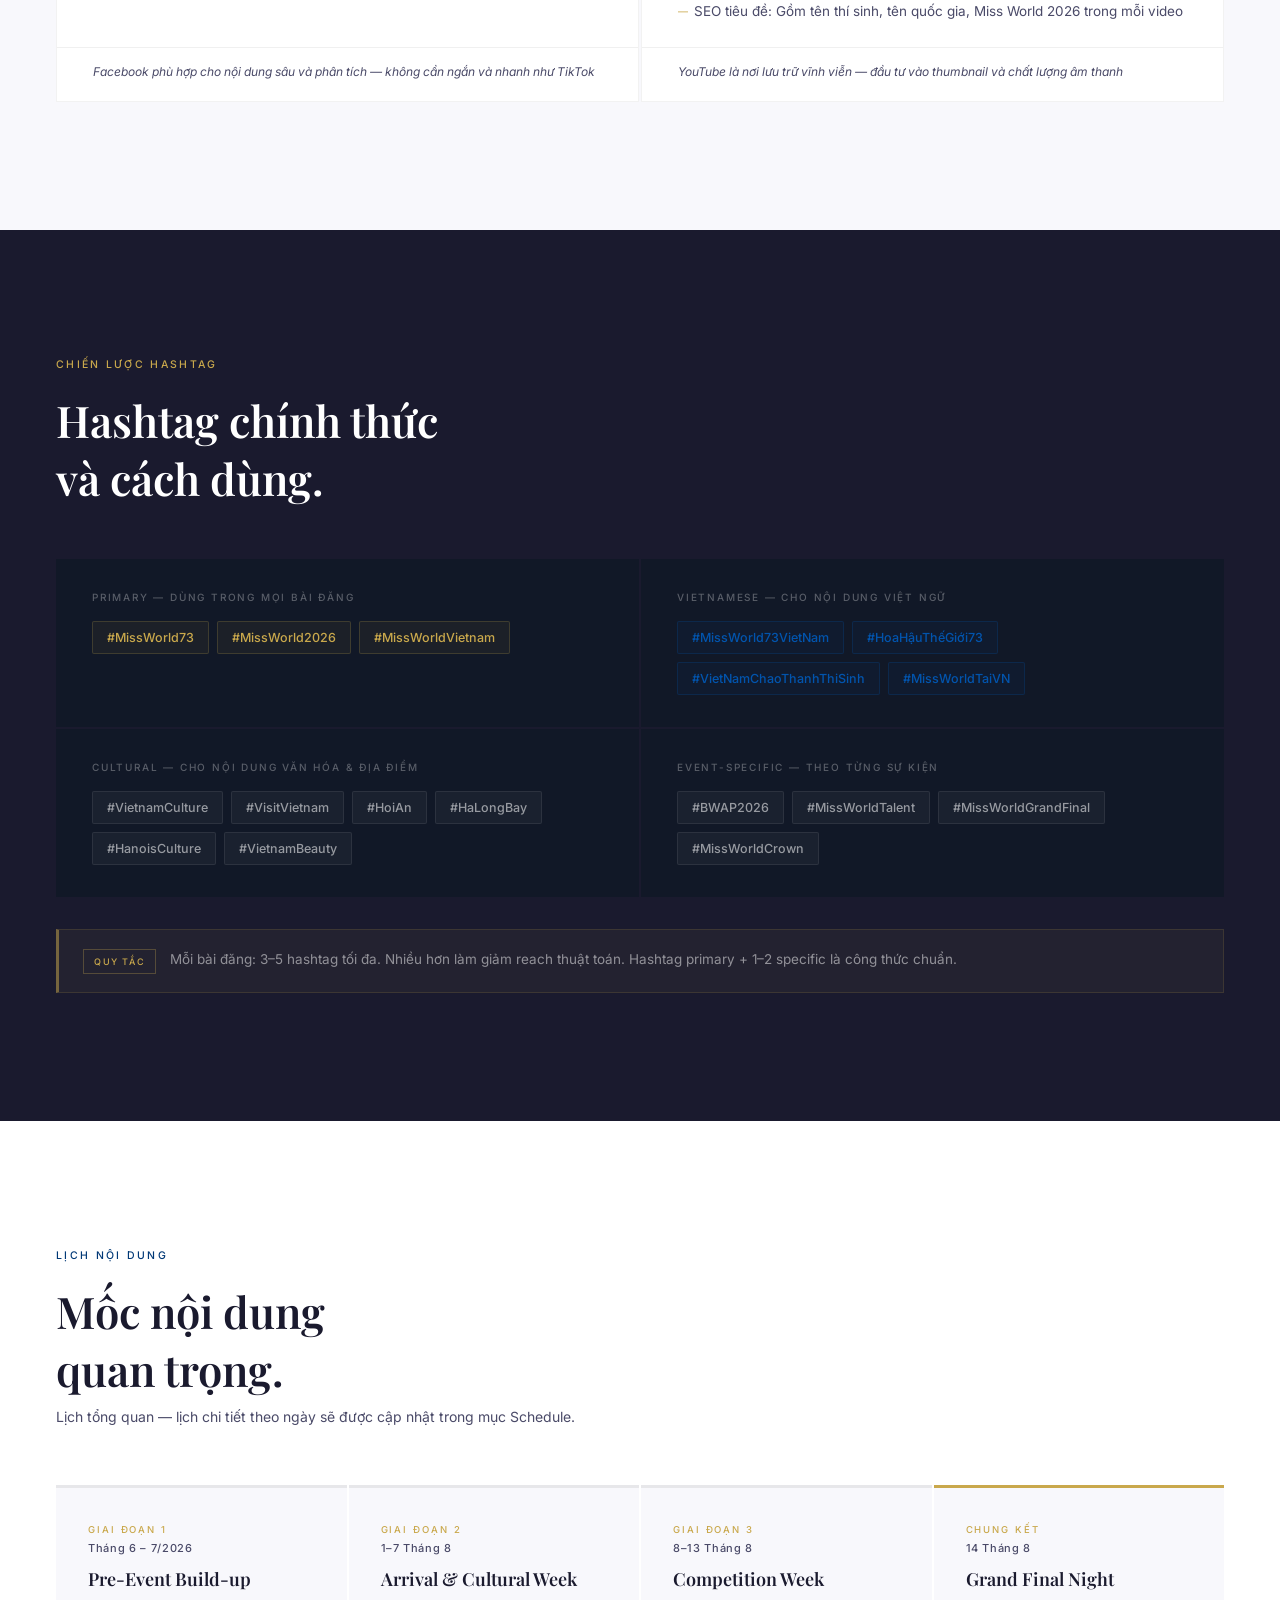
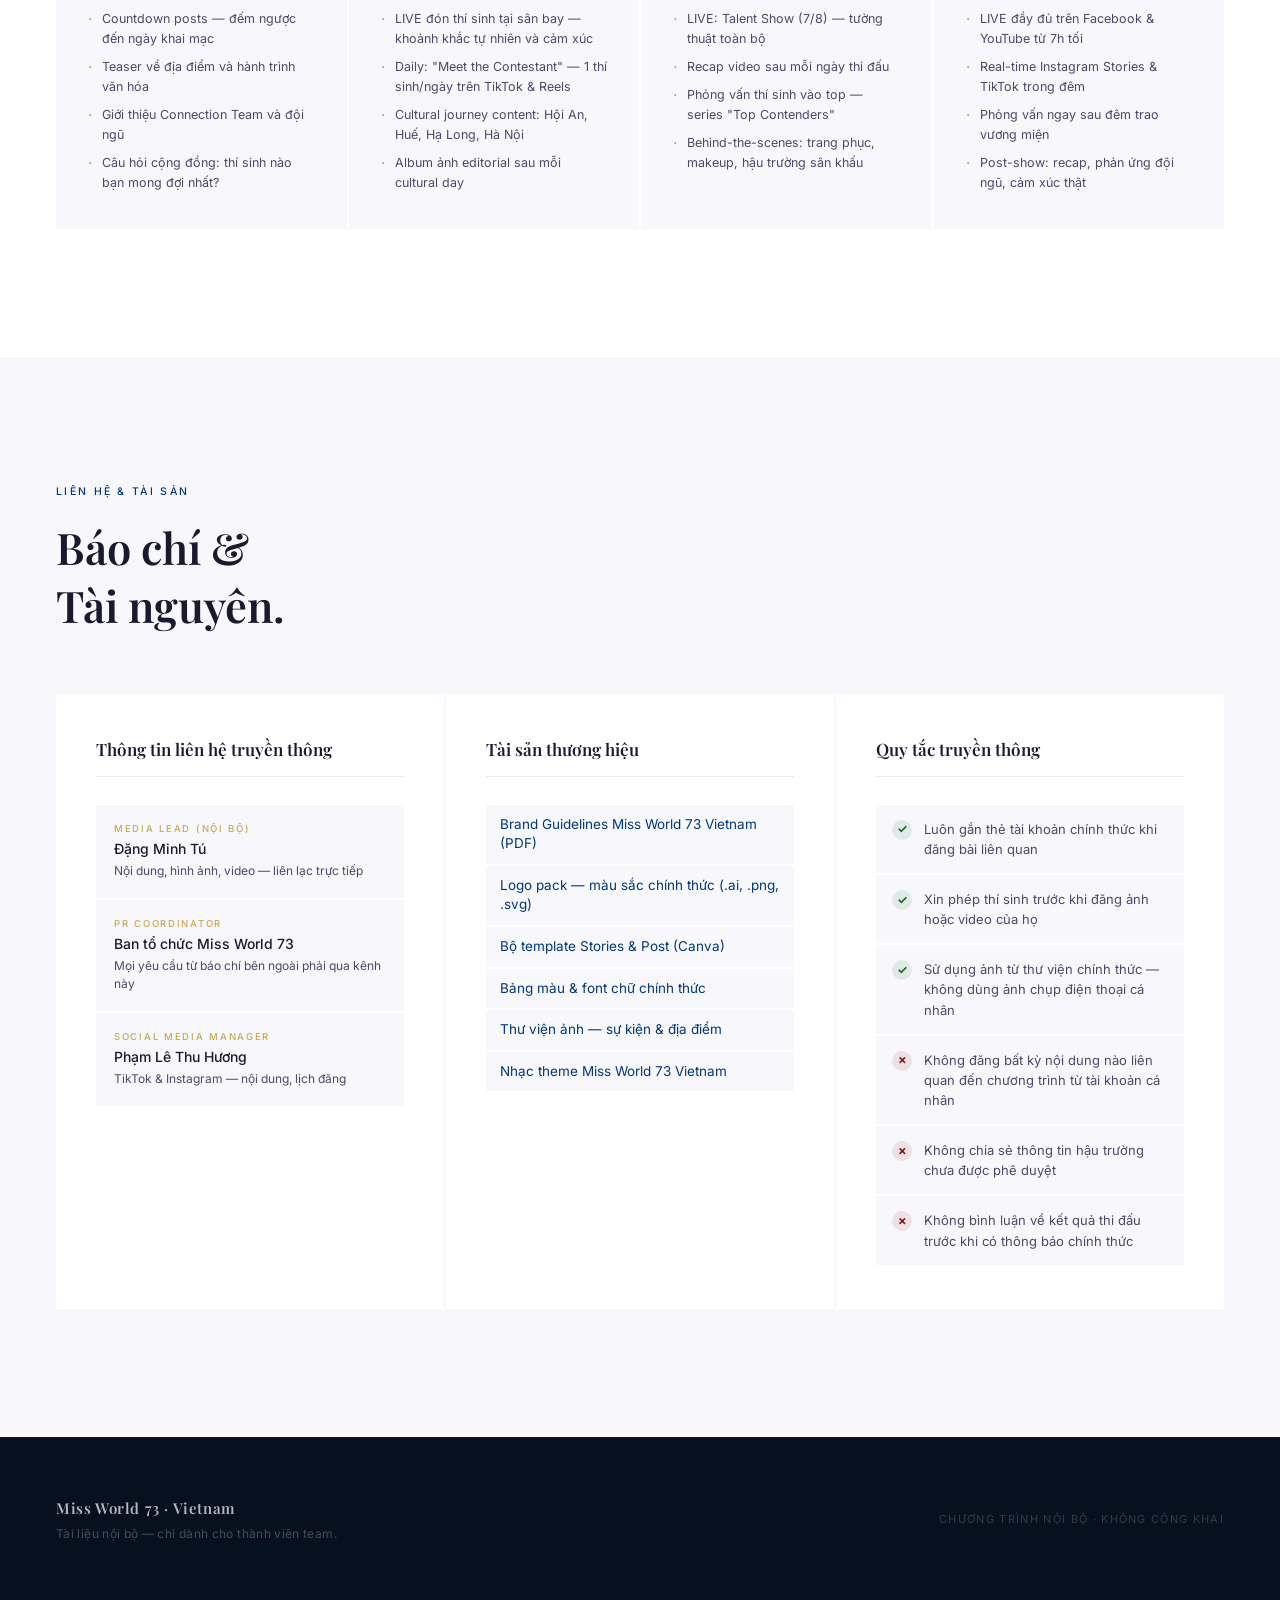
<file: media-social.html>
<!DOCTYPE html>
<html lang="vi">
<head>
  <meta charset="UTF-8" />
  <meta name="viewport" content="width=device-width, initial-scale=1.0" />
  <title>Media & Social — Miss World 73 Vietnam</title>
  <link rel="preconnect" href="https://fonts.googleapis.com" />
  <link rel="preconnect" href="https://fonts.gstatic.com" crossorigin />
  <link href="https://fonts.googleapis.com/css2?family=Playfair+Display:ital,wght@0,400;0,600;0,700;1,400;1,600&family=Inter:wght@300;400;500;600&display=swap" rel="stylesheet" />
  <link rel="stylesheet" href="Team-Website/Prototype-v1/css/style.css" />
  <link rel="stylesheet" href="Team-Website/Prototype-v1/css/media-social.css" />
</head>
<body>

  <!-- Navigation -->
  <nav class="nav" id="nav">
    <div class="nav__inner">
      <a href="index.html" class="nav__logo">
        <span class="nav__logo-mark">MW</span>
        <span class="nav__logo-divider">·</span>
        <span class="nav__logo-text">73 Vietnam</span>
      </a>
      <ul class="nav__links">
        <li><a href="contestants.html">Contestants</a></li>
        <li><a href="locations.html">Locations</a></li>
        <li><a href="schedule.html">Schedule</a></li>
        <li><a href="#" class="nav__badge">Nội bộ</a></li>
      </ul>
      <button class="nav__hamburger" id="nav-hamburger" aria-label="Mở menu" aria-expanded="false">
        <span></span><span></span><span></span>
      </button>
    </div>
  </nav>

  <!-- Mobile Drawer -->
  <div class="nav__drawer" id="nav-drawer">
    <ul>
      <li><a href="index.html"><span class="nav__drawer-title">Home</span><span class="nav__drawer-sub">Miss World 73 Vietnam</span></a></li>
      <li><a href="presenter-team.html"><span class="nav__drawer-title">Connection Team</span><span class="nav__drawer-sub">Nhóm kết nối</span></a></li>
      <li><a href="contestants.html"><span class="nav__drawer-title">Contestants</span><span class="nav__drawer-sub">Thí sinh &amp; Quốc gia</span></a></li>
      <li><a href="locations.html"><span class="nav__drawer-title">Locations</span><span class="nav__drawer-sub">Địa điểm &amp; Văn hóa</span></a></li>
      <li><a href="interview-prep.html"><span class="nav__drawer-title">Interview Prep</span><span class="nav__drawer-sub">Chuẩn bị phỏng vấn</span></a></li>
      <li><a href="media-social.html"><span class="nav__drawer-title">Media &amp; Social</span><span class="nav__drawer-sub">Truyền thông</span></a></li>
      <li><a href="schedule.html"><span class="nav__drawer-title">Schedule</span><span class="nav__drawer-sub">Lịch trình sự kiện</span></a></li>
    </ul>
  </div>

  <!-- Page Header -->
  <section class="page-header">
    <div class="container">
      <div class="section-label">Miss World 73 · Vietnam · Internal</div>
      <h1 class="page-header__title">Media &amp;<br><em>Social.</em></h1>
      <p class="page-header__desc">Trung tâm điều phối truyền thông và mạng xã hội — lịch nội dung, hướng dẫn từng platform, chiến lược hashtag, và thông tin liên hệ báo chí.</p>
    </div>
  </section>

  <!-- Platforms -->
  <section class="platforms-section">
    <div class="container">
      <div class="platforms-header reveal">
        <div class="section-label" style="color:var(--blue)">4 Nền tảng chính</div>
        <h2 class="platforms-heading">Mỗi platform, một chiến lược.</h2>
      </div>
      <div class="platforms-grid">

        <div class="platform-card reveal" data-platform="instagram">
          <div class="platform-card__top">
            <div class="platform-card__icon platform-card__icon--ig">
              <svg viewBox="0 0 24 24" fill="none" width="28" height="28">
                <rect x="2" y="2" width="20" height="20" rx="5" stroke="currentColor" stroke-width="1.5"/>
                <circle cx="12" cy="12" r="4.5" stroke="currentColor" stroke-width="1.5"/>
                <circle cx="17.5" cy="6.5" r="1" fill="currentColor"/>
              </svg>
            </div>
            <div>
              <h3 class="platform-card__name">Instagram</h3>
              <div class="platform-card__handle">@missworld73vn</div>
            </div>
          </div>
          <div class="platform-card__stats">
            <div class="pstat"><span class="pstat__val">3–5</span><span class="pstat__label">posts/ngày</span></div>
            <div class="pstat"><span class="pstat__val">8–10</span><span class="pstat__label">Stories/ngày</span></div>
            <div class="pstat"><span class="pstat__val">Reels</span><span class="pstat__label">Ưu tiên</span></div>
          </div>
          <ul class="platform-card__tips">
            <li>Reels ngắn (15–30s) từ phỏng vấn và hành trình văn hóa — đây là định dạng được đẩy nhiều nhất</li>
            <li>Carousel 5–10 ảnh cho cultural deep-dives theo quốc gia</li>
            <li>Stories: real-time behind-the-scenes, polls với khán giả</li>
            <li>Caption: song ngữ Anh–Việt, giọng ấm, không quá formal</li>
          </ul>
          <div class="platform-card__note">
            Giờ vàng đăng bài: 7h–9h sáng, 12h trưa, 7h–9h tối (giờ Hà Nội)
          </div>
        </div>

        <div class="platform-card reveal" data-platform="tiktok">
          <div class="platform-card__top">
            <div class="platform-card__icon platform-card__icon--tt">
              <svg viewBox="0 0 24 24" fill="none" width="28" height="28">
                <path d="M9 12a4 4 0 1 0 4 4V4a5 5 0 0 0 5 5" stroke="currentColor" stroke-width="1.5" stroke-linecap="round" stroke-linejoin="round"/>
              </svg>
            </div>
            <div>
              <h3 class="platform-card__name">TikTok</h3>
              <div class="platform-card__handle">@missworld73vn</div>
            </div>
          </div>
          <div class="platform-card__stats">
            <div class="pstat"><span class="pstat__val">5–8</span><span class="pstat__label">videos/ngày</span></div>
            <div class="pstat"><span class="pstat__val">15–60s</span><span class="pstat__label">Độ dài lý tưởng</span></div>
            <div class="pstat"><span class="pstat__val">LIVE</span><span class="pstat__label">Sự kiện lớn</span></div>
          </div>
          <ul class="platform-card__tips">
            <li>Authentic, không dàn dựng quá — khán giả TikTok cảm nhận được sự giả tạo</li>
            <li>Phản ứng thí sinh với văn hóa Việt Nam: ăn phở, mặc áo dài, học câu tiếng Việt</li>
            <li>Series: "Contestant of the Day" — 60s giới thiệu 1 thí sinh mỗi ngày</li>
            <li>Âm nhạc: Ưu tiên nhạc Việt trending + nhạc chủ đề chính thức của chương trình</li>
          </ul>
          <div class="platform-card__note">
            Hook trong 2 giây đầu — đây là yếu tố quyết định video có được xem tiếp không
          </div>
        </div>

        <div class="platform-card reveal" data-platform="facebook">
          <div class="platform-card__top">
            <div class="platform-card__icon platform-card__icon--fb">
              <svg viewBox="0 0 24 24" fill="none" width="28" height="28">
                <path d="M18 2h-3a5 5 0 0 0-5 5v3H7v4h3v8h4v-8h3l1-4h-4V7a1 1 0 0 1 1-1h3V2z" stroke="currentColor" stroke-width="1.5" stroke-linecap="round" stroke-linejoin="round"/>
              </svg>
            </div>
            <div>
              <h3 class="platform-card__name">Facebook</h3>
              <div class="platform-card__handle">Miss World 73 Vietnam Official</div>
            </div>
          </div>
          <div class="platform-card__stats">
            <div class="pstat"><span class="pstat__val">4–6</span><span class="pstat__label">posts/ngày</span></div>
            <div class="pstat"><span class="pstat__val">LIVE</span><span class="pstat__label">Mọi sự kiện lớn</span></div>
            <div class="pstat"><span class="pstat__val">Album</span><span class="pstat__label">Ảnh chất lượng cao</span></div>
          </div>
          <ul class="platform-card__tips">
            <li>Đối tượng chính: 25–45 tuổi, Việt kiều, khán giả theo dõi lâu năm</li>
            <li>LIVE bắt buộc: Lễ khai mạc, Talent Show, Semi-Final, Grand Final</li>
            <li>Album ảnh editorial sau mỗi sự kiện — chất lượng cao, caption kỹ</li>
            <li>Chia sẻ nội dung dạng bài viết dài hơn — thông tin chi tiết về thí sinh</li>
          </ul>
          <div class="platform-card__note">
            Facebook phù hợp cho nội dung sâu và phân tích — không cần ngắn và nhanh như TikTok
          </div>
        </div>

        <div class="platform-card reveal" data-platform="youtube">
          <div class="platform-card__top">
            <div class="platform-card__icon platform-card__icon--yt">
              <svg viewBox="0 0 24 24" fill="none" width="28" height="28">
                <path d="M22.54 6.42a2.78 2.78 0 0 0-1.95-1.96C18.88 4 12 4 12 4s-6.88 0-8.59.46A2.78 2.78 0 0 0 1.46 6.42 29 29 0 0 0 1 12a29 29 0 0 0 .46 5.58 2.78 2.78 0 0 0 1.95 1.96C5.12 20 12 20 12 20s6.88 0 8.59-.46a2.78 2.78 0 0 0 1.96-1.96A29 29 0 0 0 23 12a29 29 0 0 0-.46-5.58z" stroke="currentColor" stroke-width="1.5"/>
                <polygon points="9.75 15.02 15.5 12 9.75 8.98 9.75 15.02" stroke="currentColor" stroke-width="1.5" stroke-linejoin="round"/>
              </svg>
            </div>
            <div>
              <h3 class="platform-card__name">YouTube</h3>
              <div class="platform-card__handle">Miss World 73 Vietnam</div>
            </div>
          </div>
          <div class="platform-card__stats">
            <div class="pstat"><span class="pstat__val">1–2</span><span class="pstat__label">videos/ngày</span></div>
            <div class="pstat"><span class="pstat__val">5–15p</span><span class="pstat__label">Độ dài lý tưởng</span></div>
            <div class="pstat"><span class="pstat__val">LIVE</span><span class="pstat__label">Grand Final</span></div>
          </div>
          <ul class="platform-card__tips">
            <li>Series: "A Day With Miss [Country]" — mini-documentary 8–12 phút theo một thí sinh</li>
            <li>Weekly recap: Tuần của Miss World 73 — tổng hợp highlight mỗi tuần</li>
            <li>Phỏng vấn chuyên sâu 1:1 với thí sinh được chú ý nhất</li>
            <li>SEO tiêu đề: Gồm tên thí sinh, tên quốc gia, Miss World 2026 trong mỗi video</li>
          </ul>
          <div class="platform-card__note">
            YouTube là nơi lưu trữ vĩnh viễn — đầu tư vào thumbnail và chất lượng âm thanh
          </div>
        </div>

      </div>
    </div>
  </section>

  <!-- Hashtag Strategy -->
  <section class="hashtag-section">
    <div class="container">
      <div class="hashtag-header reveal">
        <div class="section-label">Chiến lược Hashtag</div>
        <h2 class="hashtag-heading">Hashtag chính thức<br>và cách dùng.</h2>
      </div>
      <div class="hashtag-grid">

        <div class="ht-group reveal">
          <h3 class="ht-group__label">Primary — Dùng trong mọi bài đăng</h3>
          <div class="ht-tags">
            <span class="ht-tag ht-tag--primary">#MissWorld73</span>
            <span class="ht-tag ht-tag--primary">#MissWorld2026</span>
            <span class="ht-tag ht-tag--primary">#MissWorldVietnam</span>
          </div>
        </div>

        <div class="ht-group reveal">
          <h3 class="ht-group__label">Vietnamese — Cho nội dung Việt ngữ</h3>
          <div class="ht-tags">
            <span class="ht-tag ht-tag--vi">#MissWorld73VietNam</span>
            <span class="ht-tag ht-tag--vi">#HoaHậuThếGiới73</span>
            <span class="ht-tag ht-tag--vi">#VietNamChaoThanhThiSinh</span>
            <span class="ht-tag ht-tag--vi">#MissWorldTaiVN</span>
          </div>
        </div>

        <div class="ht-group reveal">
          <h3 class="ht-group__label">Cultural — Cho nội dung văn hóa &amp; địa điểm</h3>
          <div class="ht-tags">
            <span class="ht-tag">#VietnamCulture</span>
            <span class="ht-tag">#VisitVietnam</span>
            <span class="ht-tag">#HoiAn</span>
            <span class="ht-tag">#HaLongBay</span>
            <span class="ht-tag">#HanoisCulture</span>
            <span class="ht-tag">#VietnamBeauty</span>
          </div>
        </div>

        <div class="ht-group reveal">
          <h3 class="ht-group__label">Event-specific — Theo từng sự kiện</h3>
          <div class="ht-tags">
            <span class="ht-tag">#BWAP2026</span>
            <span class="ht-tag">#MissWorldTalent</span>
            <span class="ht-tag">#MissWorldGrandFinal</span>
            <span class="ht-tag">#MissWorldCrown</span>
          </div>
        </div>

      </div>
      <div class="hashtag-note reveal">
        <span class="note-badge">Quy tắc</span>
        Mỗi bài đăng: 3–5 hashtag tối đa. Nhiều hơn làm giảm reach thuật toán. Hashtag primary + 1–2 specific là công thức chuẩn.
      </div>
    </div>
  </section>

  <!-- Content Calendar -->
  <section class="calendar-section">
    <div class="container">
      <div class="calendar-header reveal">
        <div class="section-label" style="color:var(--blue)">Lịch nội dung</div>
        <h2 class="calendar-heading">Mốc nội dung<br>quan trọng.</h2>
        <p class="calendar-sub">Lịch tổng quan — lịch chi tiết theo ngày sẽ được cập nhật trong mục Schedule.</p>
      </div>
      <div class="calendar-timeline">

        <div class="cal-item reveal">
          <div class="cal-item__phase">Giai đoạn 1</div>
          <div class="cal-item__date">Tháng 6 – 7/2026</div>
          <h3 class="cal-item__title">Pre-Event Build-up</h3>
          <ul class="cal-item__list">
            <li>Countdown posts — đếm ngược đến ngày khai mạc</li>
            <li>Teaser về địa điểm và hành trình văn hóa</li>
            <li>Giới thiệu Connection Team và đội ngũ</li>
            <li>Câu hỏi cộng đồng: thí sinh nào bạn mong đợi nhất?</li>
          </ul>
        </div>

        <div class="cal-item reveal">
          <div class="cal-item__phase">Giai đoạn 2</div>
          <div class="cal-item__date">1–7 Tháng 8</div>
          <h3 class="cal-item__title">Arrival &amp; Cultural Week</h3>
          <ul class="cal-item__list">
            <li>LIVE đón thí sinh tại sân bay — khoảnh khắc tự nhiên và cảm xúc</li>
            <li>Daily: "Meet the Contestant" — 1 thí sinh/ngày trên TikTok &amp; Reels</li>
            <li>Cultural journey content: Hội An, Huế, Hạ Long, Hà Nội</li>
            <li>Album ảnh editorial sau mỗi cultural day</li>
          </ul>
        </div>

        <div class="cal-item reveal">
          <div class="cal-item__phase">Giai đoạn 3</div>
          <div class="cal-item__date">8–13 Tháng 8</div>
          <h3 class="cal-item__title">Competition Week</h3>
          <ul class="cal-item__list">
            <li>LIVE: Talent Show (7/8) — tường thuật toàn bộ</li>
            <li>Recap video sau mỗi ngày thi đấu</li>
            <li>Phỏng vấn thí sinh vào top — series "Top Contenders"</li>
            <li>Behind-the-scenes: trang phục, makeup, hậu trường sân khấu</li>
          </ul>
        </div>

        <div class="cal-item cal-item--finale reveal">
          <div class="cal-item__phase">Chung kết</div>
          <div class="cal-item__date">14 Tháng 8</div>
          <h3 class="cal-item__title">Grand Final Night</h3>
          <ul class="cal-item__list">
            <li>LIVE đầy đủ trên Facebook &amp; YouTube từ 7h tối</li>
            <li>Real-time Instagram Stories &amp; TikTok trong đêm</li>
            <li>Phỏng vấn ngay sau đêm trao vương miện</li>
            <li>Post-show: recap, phản ứng đội ngũ, cảm xúc thật</li>
          </ul>
        </div>

      </div>
    </div>
  </section>

  <!-- Press & Contacts -->
  <section class="press-section">
    <div class="container">
      <div class="press-header reveal">
        <div class="section-label">Liên hệ &amp; Tài sản</div>
        <h2 class="press-heading">Báo chí &amp;<br>Tài nguyên.</h2>
      </div>
      <div class="press-row">

        <div class="press-block reveal">
          <h3 class="press-block__title">Thông tin liên hệ truyền thông</h3>
          <div class="press-contacts">
            <div class="press-contact">
              <div class="press-contact__role">Media Lead (nội bộ)</div>
              <div class="press-contact__name">Đặng Minh Tú</div>
              <div class="press-contact__note">Nội dung, hình ảnh, video — liên lạc trực tiếp</div>
            </div>
            <div class="press-contact">
              <div class="press-contact__role">PR Coordinator</div>
              <div class="press-contact__name">Ban tổ chức Miss World 73</div>
              <div class="press-contact__note">Mọi yêu cầu từ báo chí bên ngoài phải qua kênh này</div>
            </div>
            <div class="press-contact">
              <div class="press-contact__role">Social Media Manager</div>
              <div class="press-contact__name">Phạm Lê Thu Hương</div>
              <div class="press-contact__note">TikTok &amp; Instagram — nội dung, lịch đăng</div>
            </div>
          </div>
        </div>

        <div class="press-block reveal">
          <h3 class="press-block__title">Tài sản thương hiệu</h3>
          <ul class="res-list">
            <li><a href="#">Brand Guidelines Miss World 73 Vietnam (PDF)</a></li>
            <li><a href="#">Logo pack — màu sắc chính thức (.ai, .png, .svg)</a></li>
            <li><a href="#">Bộ template Stories &amp; Post (Canva)</a></li>
            <li><a href="#">Bảng màu &amp; font chữ chính thức</a></li>
            <li><a href="#">Thư viện ảnh — sự kiện &amp; địa điểm</a></li>
            <li><a href="#">Nhạc theme Miss World 73 Vietnam</a></li>
          </ul>
        </div>

        <div class="press-block reveal">
          <h3 class="press-block__title">Quy tắc truyền thông</h3>
          <ul class="rule-list">
            <li>
              <span class="rule-icon rule-icon--do">✓</span>
              <span>Luôn gắn thẻ tài khoản chính thức khi đăng bài liên quan</span>
            </li>
            <li>
              <span class="rule-icon rule-icon--do">✓</span>
              <span>Xin phép thí sinh trước khi đăng ảnh hoặc video của họ</span>
            </li>
            <li>
              <span class="rule-icon rule-icon--do">✓</span>
              <span>Sử dụng ảnh từ thư viện chính thức — không dùng ảnh chụp điện thoại cá nhân</span>
            </li>
            <li>
              <span class="rule-icon rule-icon--dont">✗</span>
              <span>Không đăng bất kỳ nội dung nào liên quan đến chương trình từ tài khoản cá nhân</span>
            </li>
            <li>
              <span class="rule-icon rule-icon--dont">✗</span>
              <span>Không chia sẻ thông tin hậu trường chưa được phê duyệt</span>
            </li>
            <li>
              <span class="rule-icon rule-icon--dont">✗</span>
              <span>Không bình luận về kết quả thi đấu trước khi có thông báo chính thức</span>
            </li>
          </ul>
        </div>

      </div>
    </div>
  </section>

  <!-- Footer -->
  <footer class="footer">
    <div class="container">
      <div class="footer__inner">
        <div class="footer__left">
          <span class="footer__wordmark">Miss World 73 · Vietnam</span>
          <p class="footer__note">Tài liệu nội bộ — chỉ dành cho thành viên team.</p>
        </div>
        <div class="footer__right">
          <p class="footer__tag">Chương trình nội bộ · Không công khai</p>
        </div>
      </div>
    </div>
  </footer>

  <script src="Team-Website/Prototype-v1/js/main.js"></script>
</body>
</html>
</file>
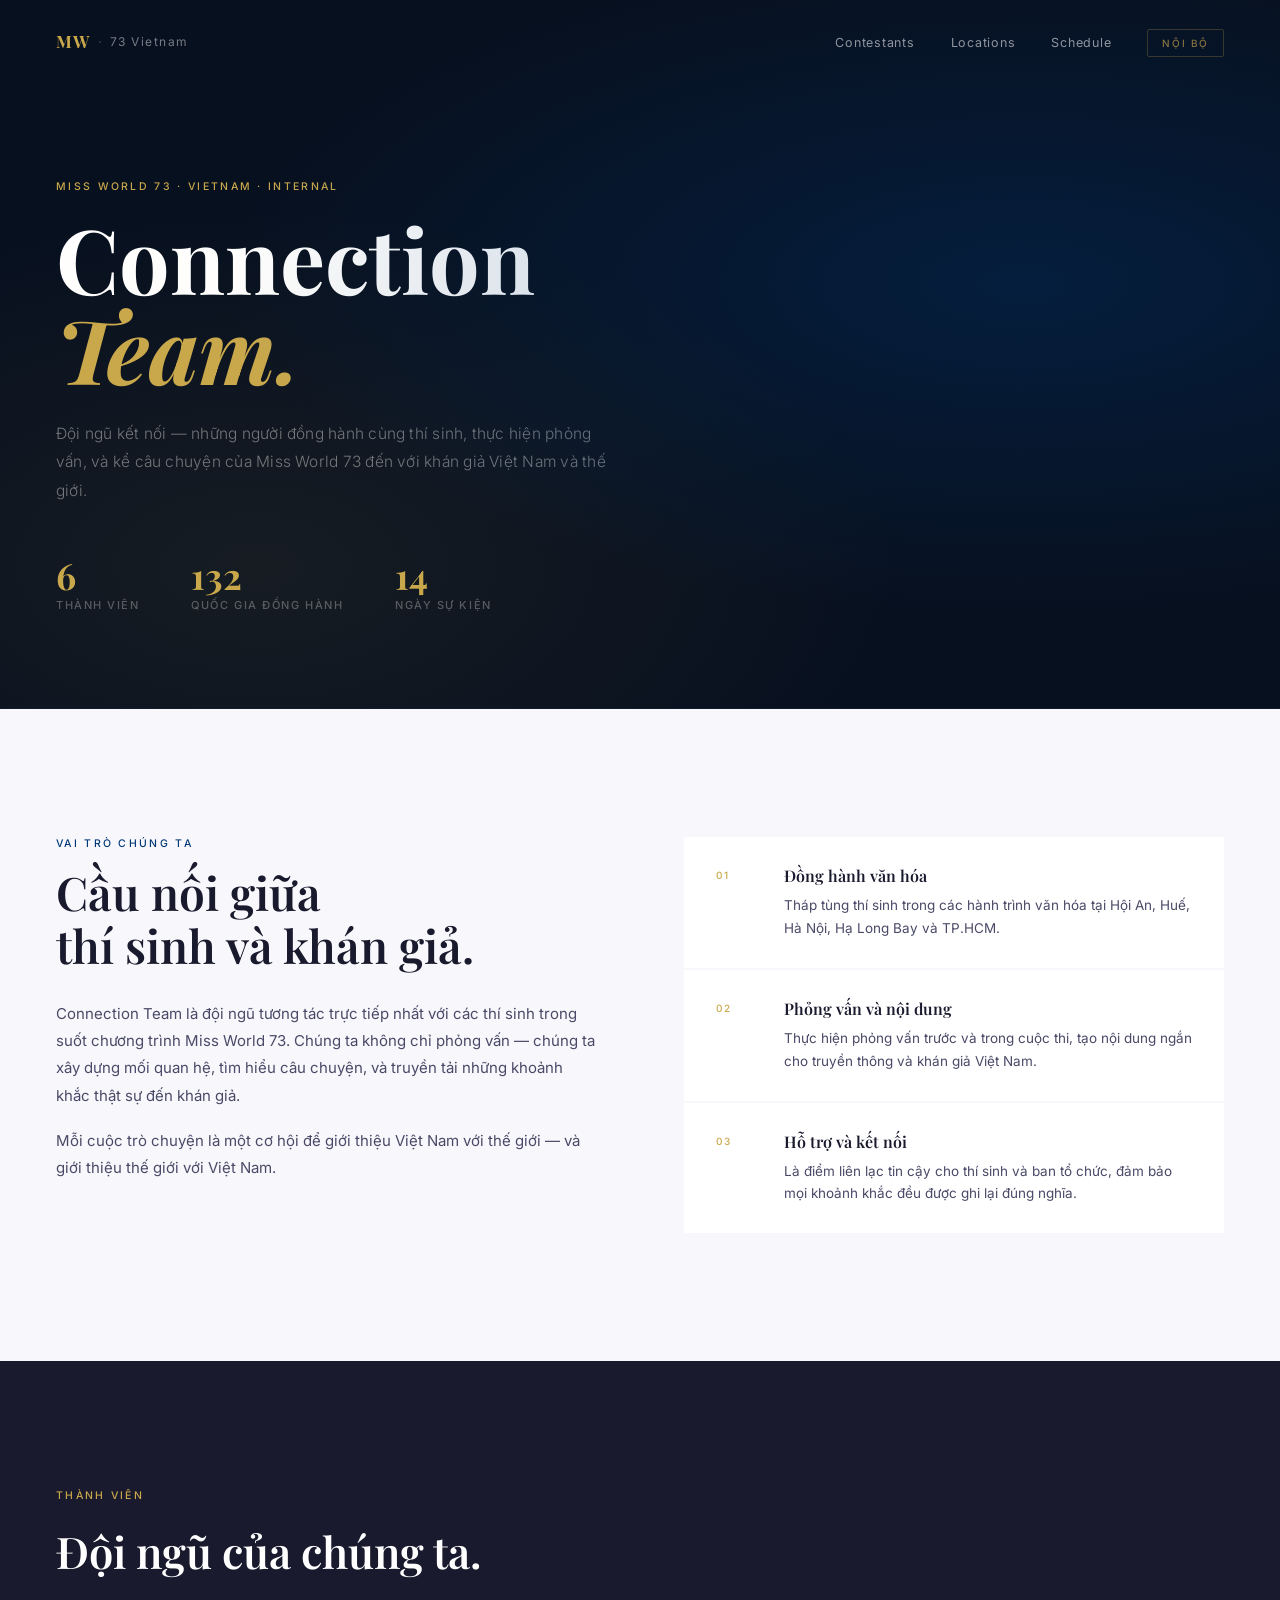
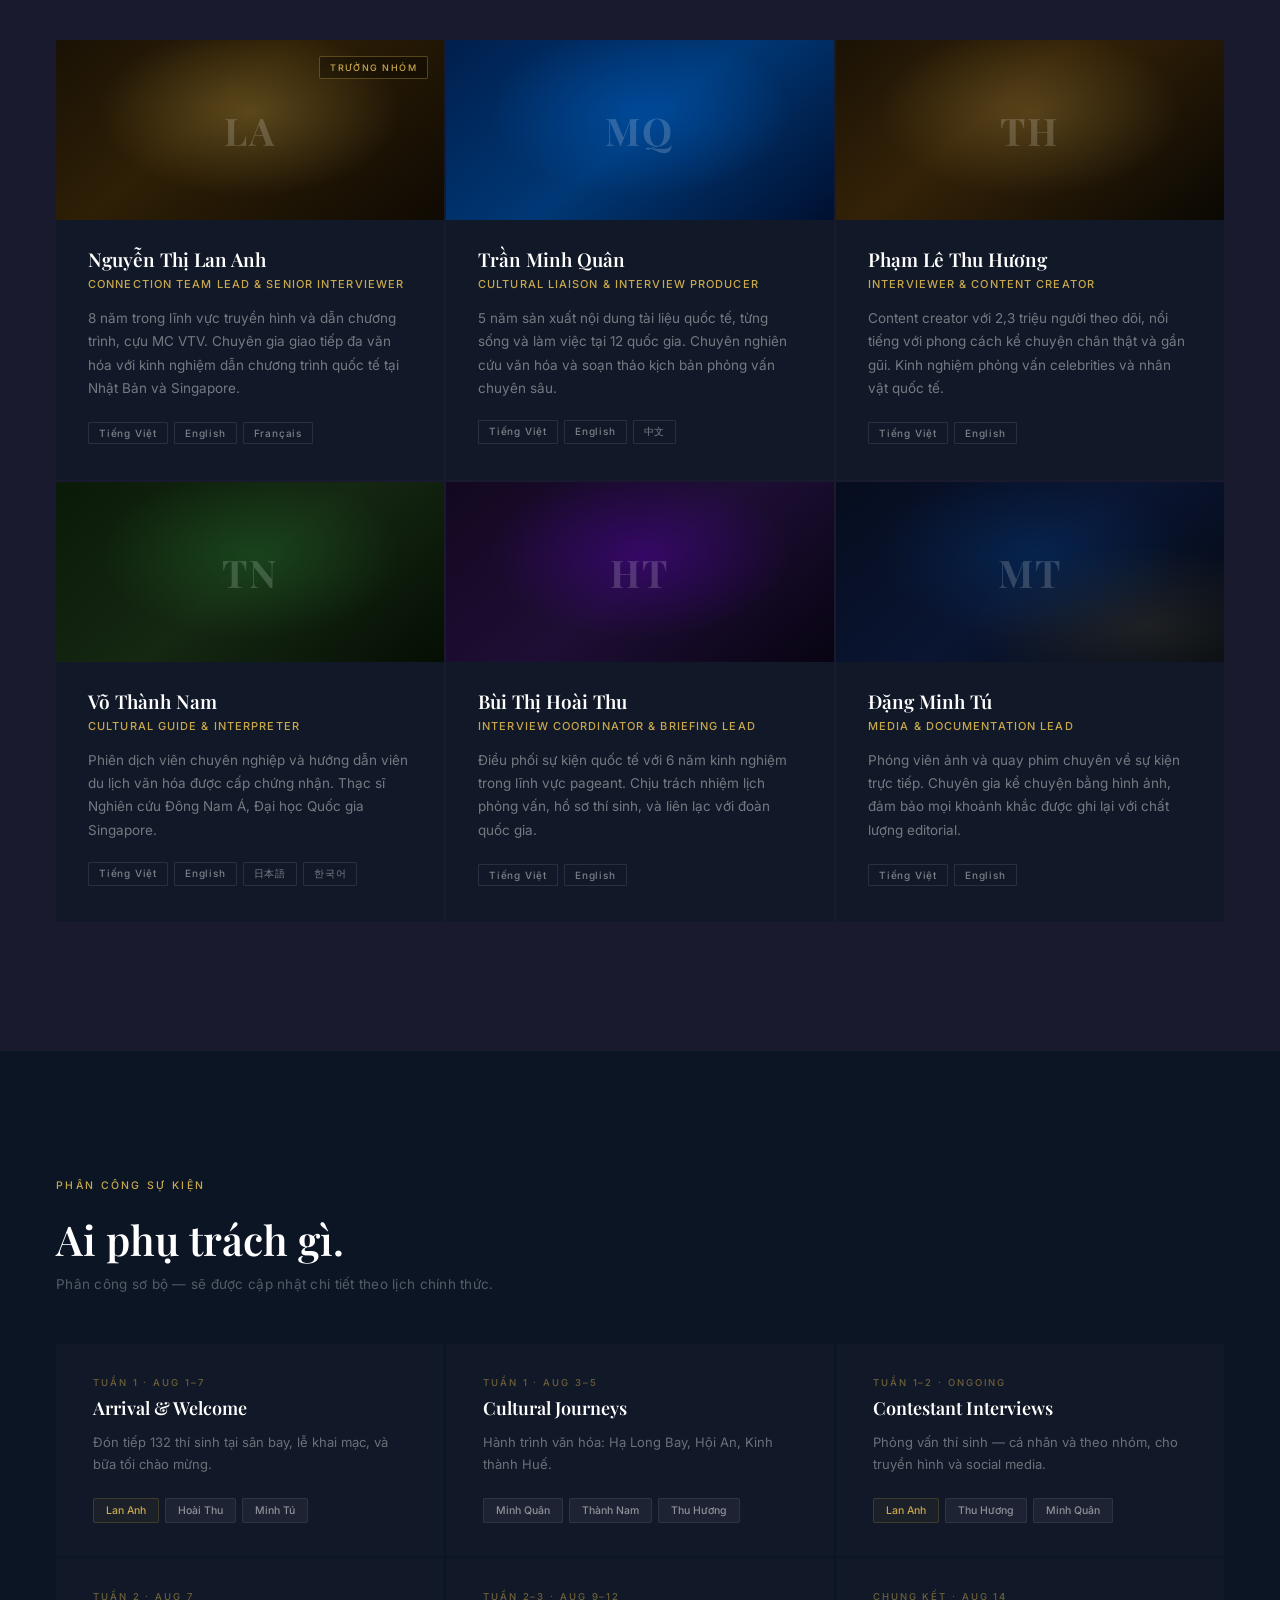
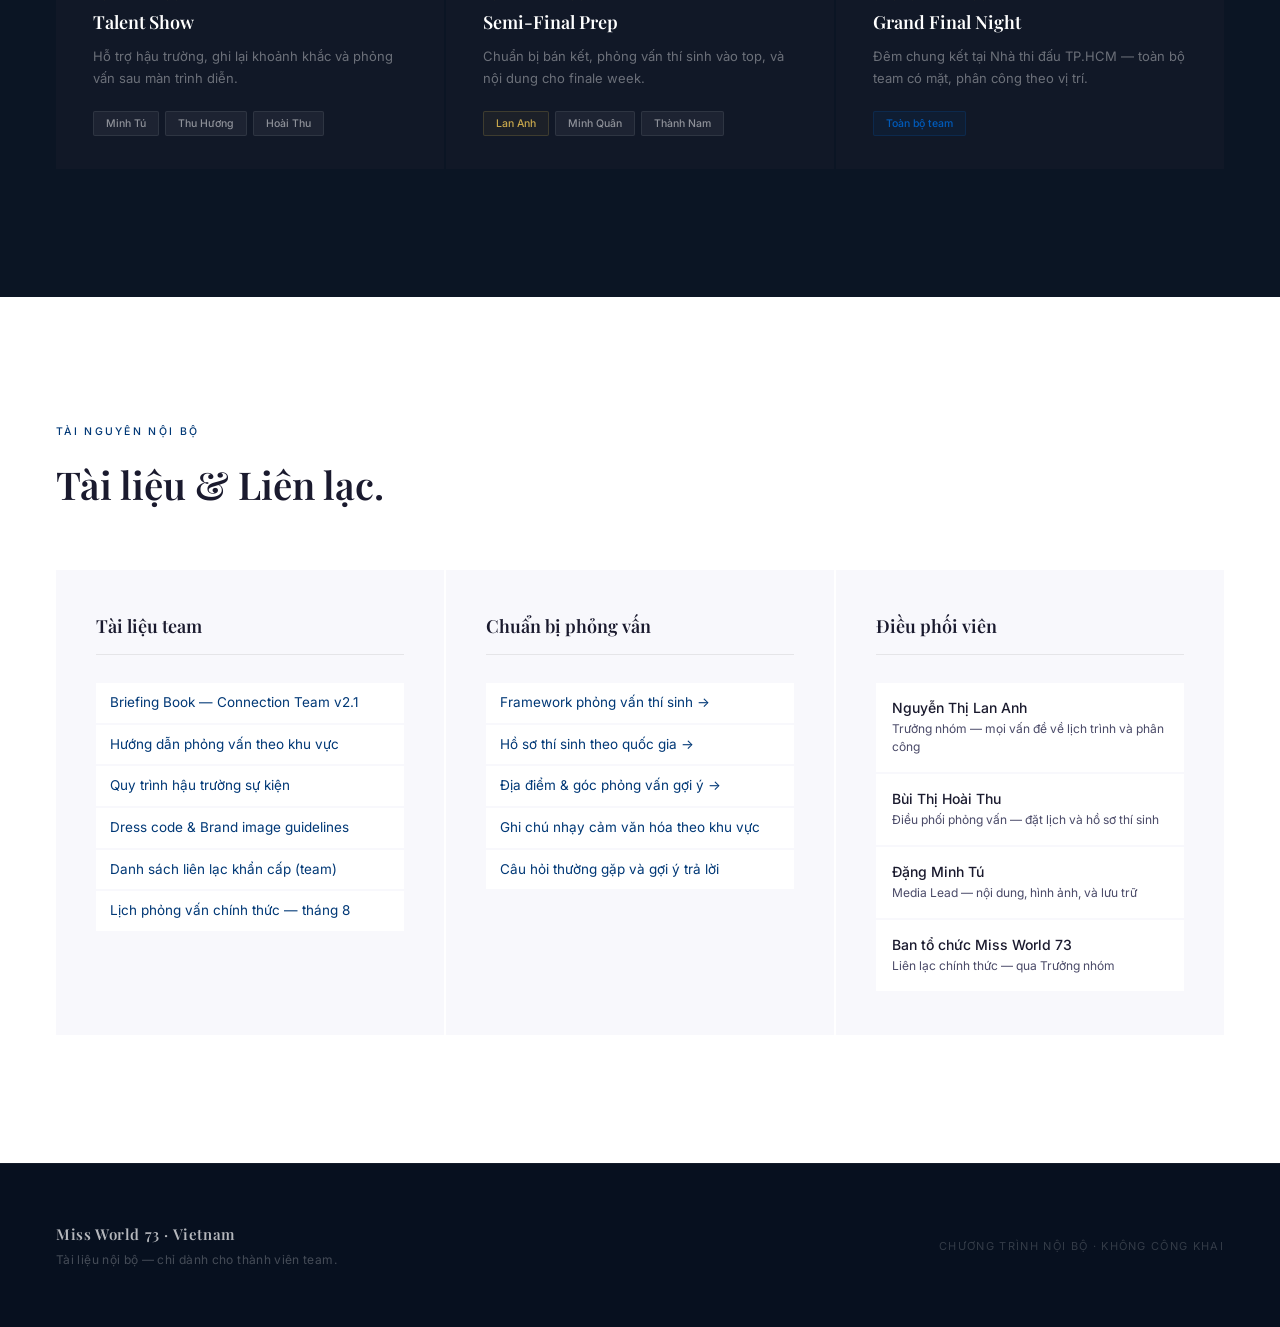
<file: presenter-team.html>
<!DOCTYPE html>
<html lang="vi">
<head>
  <meta charset="UTF-8" />
  <meta name="viewport" content="width=device-width, initial-scale=1.0" />
  <title>Connection Team — Miss World 73 Vietnam</title>
  <link rel="preconnect" href="https://fonts.googleapis.com" />
  <link rel="preconnect" href="https://fonts.gstatic.com" crossorigin />
  <link href="https://fonts.googleapis.com/css2?family=Playfair+Display:ital,wght@0,400;0,600;0,700;1,400;1,600&family=Inter:wght@300;400;500;600&display=swap" rel="stylesheet" />
  <link rel="stylesheet" href="Team-Website/Prototype-v1/css/style.css" />
  <link rel="stylesheet" href="Team-Website/Prototype-v1/css/presenter-team.css" />
</head>
<body>

  <!-- Navigation -->
  <nav class="nav" id="nav">
    <div class="nav__inner">
      <a href="index.html" class="nav__logo">
        <span class="nav__logo-mark">MW</span>
        <span class="nav__logo-divider">·</span>
        <span class="nav__logo-text">73 Vietnam</span>
      </a>
      <ul class="nav__links">
        <li><a href="contestants.html">Contestants</a></li>
        <li><a href="locations.html">Locations</a></li>
        <li><a href="schedule.html">Schedule</a></li>
        <li><a href="#" class="nav__badge">Nội bộ</a></li>
      </ul>
      <button class="nav__hamburger" id="nav-hamburger" aria-label="Mở menu" aria-expanded="false">
        <span></span><span></span><span></span>
      </button>
    </div>
  </nav>

  <!-- Mobile Drawer -->
  <div class="nav__drawer" id="nav-drawer">
    <ul>
      <li><a href="index.html"><span class="nav__drawer-title">Home</span><span class="nav__drawer-sub">Miss World 73 Vietnam</span></a></li>
      <li><a href="presenter-team.html"><span class="nav__drawer-title">Connection Team</span><span class="nav__drawer-sub">Nhóm kết nối</span></a></li>
      <li><a href="contestants.html"><span class="nav__drawer-title">Contestants</span><span class="nav__drawer-sub">Thí sinh &amp; Quốc gia</span></a></li>
      <li><a href="locations.html"><span class="nav__drawer-title">Locations</span><span class="nav__drawer-sub">Địa điểm &amp; Văn hóa</span></a></li>
      <li><a href="interview-prep.html"><span class="nav__drawer-title">Interview Prep</span><span class="nav__drawer-sub">Chuẩn bị phỏng vấn</span></a></li>
      <li><a href="media-social.html"><span class="nav__drawer-title">Media &amp; Social</span><span class="nav__drawer-sub">Truyền thông</span></a></li>
      <li><a href="schedule.html"><span class="nav__drawer-title">Schedule</span><span class="nav__drawer-sub">Lịch trình sự kiện</span></a></li>
    </ul>
  </div>

  <!-- Page Header -->
  <section class="page-header">
    <div class="page-header__bg"></div>
    <div class="container">
      <div class="section-label">Miss World 73 · Vietnam · Internal</div>
      <h1 class="page-header__title">Connection<br><em>Team.</em></h1>
      <p class="page-header__desc">Đội ngũ kết nối — những người đồng hành cùng thí sinh, thực hiện phỏng vấn, và kể câu chuyện của Miss World 73 đến với khán giả Việt Nam và thế giới.</p>
      <div class="page-header__stats">
        <div class="stat">
          <span class="stat__num">6</span>
          <span class="stat__label">Thành viên</span>
        </div>
        <div class="stat">
          <span class="stat__num">132</span>
          <span class="stat__label">Quốc gia đồng hành</span>
        </div>
        <div class="stat">
          <span class="stat__num">14</span>
          <span class="stat__label">Ngày sự kiện</span>
        </div>
      </div>
    </div>
  </section>

  <!-- Team Mission -->
  <section class="team-mission">
    <div class="container">
      <div class="mission-grid reveal">
        <div class="mission-copy">
          <div class="section-label" style="color:var(--blue)">Vai trò chúng ta</div>
          <h2 class="mission-heading">Cầu nối giữa<br>thí sinh và khán giả.</h2>
          <p class="mission-text">Connection Team là đội ngũ tương tác trực tiếp nhất với các thí sinh trong suốt chương trình Miss World 73. Chúng ta không chỉ phỏng vấn — chúng ta xây dựng mối quan hệ, tìm hiểu câu chuyện, và truyền tải những khoảnh khắc thật sự đến khán giả.</p>
          <p class="mission-text">Mỗi cuộc trò chuyện là một cơ hội để giới thiệu Việt Nam với thế giới — và giới thiệu thế giới với Việt Nam.</p>
        </div>
        <div class="mission-roles">
          <div class="role-item">
            <div class="role-item__icon">01</div>
            <div>
              <h4 class="role-item__name">Đồng hành văn hóa</h4>
              <p class="role-item__desc">Tháp tùng thí sinh trong các hành trình văn hóa tại Hội An, Huế, Hà Nội, Hạ Long Bay và TP.HCM.</p>
            </div>
          </div>
          <div class="role-item">
            <div class="role-item__icon">02</div>
            <div>
              <h4 class="role-item__name">Phỏng vấn và nội dung</h4>
              <p class="role-item__desc">Thực hiện phỏng vấn trước và trong cuộc thi, tạo nội dung ngắn cho truyền thông và khán giả Việt Nam.</p>
            </div>
          </div>
          <div class="role-item">
            <div class="role-item__icon">03</div>
            <div>
              <h4 class="role-item__name">Hỗ trợ và kết nối</h4>
              <p class="role-item__desc">Là điểm liên lạc tin cậy cho thí sinh và ban tổ chức, đảm bảo mọi khoảnh khắc đều được ghi lại đúng nghĩa.</p>
            </div>
          </div>
        </div>
      </div>
    </div>
  </section>

  <!-- Team Members -->
  <section class="team-section">
    <div class="container">
      <div class="team-header reveal">
        <div class="section-label">Thành viên</div>
        <h2 class="team-heading">Đội ngũ của chúng ta.</h2>
      </div>
      <div class="team-grid">

        <div class="member-card reveal">
          <div class="member-card__visual member-card__visual--lead">
            <div class="member-card__initials">LA</div>
            <div class="member-card__badge">Trưởng nhóm</div>
          </div>
          <div class="member-card__body">
            <h3 class="member-card__name">Nguyễn Thị Lan Anh</h3>
            <div class="member-card__role">Connection Team Lead &amp; Senior Interviewer</div>
            <p class="member-card__bio">8 năm trong lĩnh vực truyền hình và dẫn chương trình, cựu MC VTV. Chuyên gia giao tiếp đa văn hóa với kinh nghiệm dẫn chương trình quốc tế tại Nhật Bản và Singapore.</p>
            <div class="member-card__langs">
              <span class="lang-tag">Tiếng Việt</span>
              <span class="lang-tag">English</span>
              <span class="lang-tag">Français</span>
            </div>
          </div>
        </div>

        <div class="member-card reveal">
          <div class="member-card__visual member-card__visual--blue">
            <div class="member-card__initials">MQ</div>
          </div>
          <div class="member-card__body">
            <h3 class="member-card__name">Trần Minh Quân</h3>
            <div class="member-card__role">Cultural Liaison &amp; Interview Producer</div>
            <p class="member-card__bio">5 năm sản xuất nội dung tài liệu quốc tế, từng sống và làm việc tại 12 quốc gia. Chuyên nghiên cứu văn hóa và soạn thảo kịch bản phỏng vấn chuyên sâu.</p>
            <div class="member-card__langs">
              <span class="lang-tag">Tiếng Việt</span>
              <span class="lang-tag">English</span>
              <span class="lang-tag">中文</span>
            </div>
          </div>
        </div>

        <div class="member-card reveal">
          <div class="member-card__visual member-card__visual--gold">
            <div class="member-card__initials">TH</div>
          </div>
          <div class="member-card__body">
            <h3 class="member-card__name">Phạm Lê Thu Hương</h3>
            <div class="member-card__role">Interviewer &amp; Content Creator</div>
            <p class="member-card__bio">Content creator với 2,3 triệu người theo dõi, nổi tiếng với phong cách kể chuyện chân thật và gần gũi. Kinh nghiệm phỏng vấn celebrities và nhân vật quốc tế.</p>
            <div class="member-card__langs">
              <span class="lang-tag">Tiếng Việt</span>
              <span class="lang-tag">English</span>
            </div>
          </div>
        </div>

        <div class="member-card reveal">
          <div class="member-card__visual member-card__visual--green">
            <div class="member-card__initials">TN</div>
          </div>
          <div class="member-card__body">
            <h3 class="member-card__name">Võ Thành Nam</h3>
            <div class="member-card__role">Cultural Guide &amp; Interpreter</div>
            <p class="member-card__bio">Phiên dịch viên chuyên nghiệp và hướng dẫn viên du lịch văn hóa được cấp chứng nhận. Thạc sĩ Nghiên cứu Đông Nam Á, Đại học Quốc gia Singapore.</p>
            <div class="member-card__langs">
              <span class="lang-tag">Tiếng Việt</span>
              <span class="lang-tag">English</span>
              <span class="lang-tag">日本語</span>
              <span class="lang-tag">한국어</span>
            </div>
          </div>
        </div>

        <div class="member-card reveal">
          <div class="member-card__visual member-card__visual--purple">
            <div class="member-card__initials">HT</div>
          </div>
          <div class="member-card__body">
            <h3 class="member-card__name">Bùi Thị Hoài Thu</h3>
            <div class="member-card__role">Interview Coordinator &amp; Briefing Lead</div>
            <p class="member-card__bio">Điều phối sự kiện quốc tế với 6 năm kinh nghiệm trong lĩnh vực pageant. Chịu trách nhiệm lịch phỏng vấn, hồ sơ thí sinh, và liên lạc với đoàn quốc gia.</p>
            <div class="member-card__langs">
              <span class="lang-tag">Tiếng Việt</span>
              <span class="lang-tag">English</span>
            </div>
          </div>
        </div>

        <div class="member-card reveal">
          <div class="member-card__visual member-card__visual--dark-gold">
            <div class="member-card__initials">MT</div>
          </div>
          <div class="member-card__body">
            <h3 class="member-card__name">Đặng Minh Tú</h3>
            <div class="member-card__role">Media &amp; Documentation Lead</div>
            <p class="member-card__bio">Phóng viên ảnh và quay phim chuyên về sự kiện trực tiếp. Chuyên gia kể chuyện bằng hình ảnh, đảm bảo mọi khoảnh khắc được ghi lại với chất lượng editorial.</p>
            <div class="member-card__langs">
              <span class="lang-tag">Tiếng Việt</span>
              <span class="lang-tag">English</span>
            </div>
          </div>
        </div>

      </div>
    </div>
  </section>

  <!-- Event Assignments -->
  <section class="assignments-section">
    <div class="container">
      <div class="assignments-header reveal">
        <div class="section-label">Phân công sự kiện</div>
        <h2 class="assignments-heading">Ai phụ trách gì.</h2>
        <p class="assignments-sub">Phân công sơ bộ — sẽ được cập nhật chi tiết theo lịch chính thức.</p>
      </div>
      <div class="assignments-grid">

        <div class="assignment-block reveal">
          <div class="assignment-block__phase">Tuần 1 · Aug 1–7</div>
          <h3 class="assignment-block__event">Arrival &amp; Welcome</h3>
          <p class="assignment-block__desc">Đón tiếp 132 thí sinh tại sân bay, lễ khai mạc, và bữa tối chào mừng.</p>
          <div class="assignment-block__team">
            <span class="assign-tag assign-tag--lead">Lan Anh</span>
            <span class="assign-tag">Hoài Thu</span>
            <span class="assign-tag">Minh Tú</span>
          </div>
        </div>

        <div class="assignment-block reveal">
          <div class="assignment-block__phase">Tuần 1 · Aug 3–5</div>
          <h3 class="assignment-block__event">Cultural Journeys</h3>
          <p class="assignment-block__desc">Hành trình văn hóa: Hạ Long Bay, Hội An, Kinh thành Huế.</p>
          <div class="assignment-block__team">
            <span class="assign-tag">Minh Quân</span>
            <span class="assign-tag">Thành Nam</span>
            <span class="assign-tag">Thu Hương</span>
          </div>
        </div>

        <div class="assignment-block reveal">
          <div class="assignment-block__phase">Tuần 1–2 · Ongoing</div>
          <h3 class="assignment-block__event">Contestant Interviews</h3>
          <p class="assignment-block__desc">Phỏng vấn thí sinh — cá nhân và theo nhóm, cho truyền hình và social media.</p>
          <div class="assignment-block__team">
            <span class="assign-tag assign-tag--lead">Lan Anh</span>
            <span class="assign-tag">Thu Hương</span>
            <span class="assign-tag">Minh Quân</span>
          </div>
        </div>

        <div class="assignment-block reveal">
          <div class="assignment-block__phase">Tuần 2 · Aug 7</div>
          <h3 class="assignment-block__event">Talent Show</h3>
          <p class="assignment-block__desc">Hỗ trợ hậu trường, ghi lại khoảnh khắc và phỏng vấn sau màn trình diễn.</p>
          <div class="assignment-block__team">
            <span class="assign-tag">Minh Tú</span>
            <span class="assign-tag">Thu Hương</span>
            <span class="assign-tag">Hoài Thu</span>
          </div>
        </div>

        <div class="assignment-block reveal">
          <div class="assignment-block__phase">Tuần 2–3 · Aug 9–12</div>
          <h3 class="assignment-block__event">Semi-Final Prep</h3>
          <p class="assignment-block__desc">Chuẩn bị bán kết, phỏng vấn thí sinh vào top, và nội dung cho finale week.</p>
          <div class="assignment-block__team">
            <span class="assign-tag assign-tag--lead">Lan Anh</span>
            <span class="assign-tag">Minh Quân</span>
            <span class="assign-tag">Thành Nam</span>
          </div>
        </div>

        <div class="assignment-block reveal">
          <div class="assignment-block__phase">Chung kết · Aug 14</div>
          <h3 class="assignment-block__event">Grand Final Night</h3>
          <p class="assignment-block__desc">Đêm chung kết tại Nhà thi đấu TP.HCM — toàn bộ team có mặt, phân công theo vị trí.</p>
          <div class="assignment-block__team">
            <span class="assign-tag assign-tag--all">Toàn bộ team</span>
          </div>
        </div>

      </div>
    </div>
  </section>

  <!-- Resources -->
  <section class="team-resources">
    <div class="container">
      <div class="team-resources__header reveal">
        <div class="section-label">Tài nguyên nội bộ</div>
        <h2 class="team-resources__heading">Tài liệu &amp; Liên lạc.</h2>
      </div>
      <div class="resources-row">

        <div class="res-block reveal">
          <h3 class="res-block__title">Tài liệu team</h3>
          <ul class="res-list">
            <li><a href="#">Briefing Book — Connection Team v2.1</a></li>
            <li><a href="#">Hướng dẫn phỏng vấn theo khu vực</a></li>
            <li><a href="#">Quy trình hậu trường sự kiện</a></li>
            <li><a href="#">Dress code &amp; Brand image guidelines</a></li>
            <li><a href="#">Danh sách liên lạc khẩn cấp (team)</a></li>
            <li><a href="#">Lịch phỏng vấn chính thức — tháng 8</a></li>
          </ul>
        </div>

        <div class="res-block reveal">
          <h3 class="res-block__title">Chuẩn bị phỏng vấn</h3>
          <ul class="res-list">
            <li><a href="interview-prep.html">Framework phỏng vấn thí sinh →</a></li>
            <li><a href="contestants.html">Hồ sơ thí sinh theo quốc gia →</a></li>
            <li><a href="locations.html">Địa điểm &amp; góc phỏng vấn gợi ý →</a></li>
            <li><a href="#">Ghi chú nhạy cảm văn hóa theo khu vực</a></li>
            <li><a href="#">Câu hỏi thường gặp và gợi ý trả lời</a></li>
          </ul>
        </div>

        <div class="res-block reveal">
          <h3 class="res-block__title">Điều phối viên</h3>
          <div class="coord-list">
            <div class="coord-item">
              <div class="coord-item__name">Nguyễn Thị Lan Anh</div>
              <div class="coord-item__role">Trưởng nhóm — mọi vấn đề về lịch trình và phân công</div>
            </div>
            <div class="coord-item">
              <div class="coord-item__name">Bùi Thị Hoài Thu</div>
              <div class="coord-item__role">Điều phối phỏng vấn — đặt lịch và hồ sơ thí sinh</div>
            </div>
            <div class="coord-item">
              <div class="coord-item__name">Đặng Minh Tú</div>
              <div class="coord-item__role">Media Lead — nội dung, hình ảnh, và lưu trữ</div>
            </div>
            <div class="coord-item">
              <div class="coord-item__name">Ban tổ chức Miss World 73</div>
              <div class="coord-item__role">Liên lạc chính thức — qua Trưởng nhóm</div>
            </div>
          </div>
        </div>

      </div>
    </div>
  </section>

  <!-- Footer -->
  <footer class="footer">
    <div class="container">
      <div class="footer__inner">
        <div class="footer__left">
          <span class="footer__wordmark">Miss World 73 · Vietnam</span>
          <p class="footer__note">Tài liệu nội bộ — chỉ dành cho thành viên team.</p>
        </div>
        <div class="footer__right">
          <p class="footer__tag">Chương trình nội bộ · Không công khai</p>
        </div>
      </div>
    </div>
  </footer>

  <script src="Team-Website/Prototype-v1/js/main.js"></script>
</body>
</html>
</file>
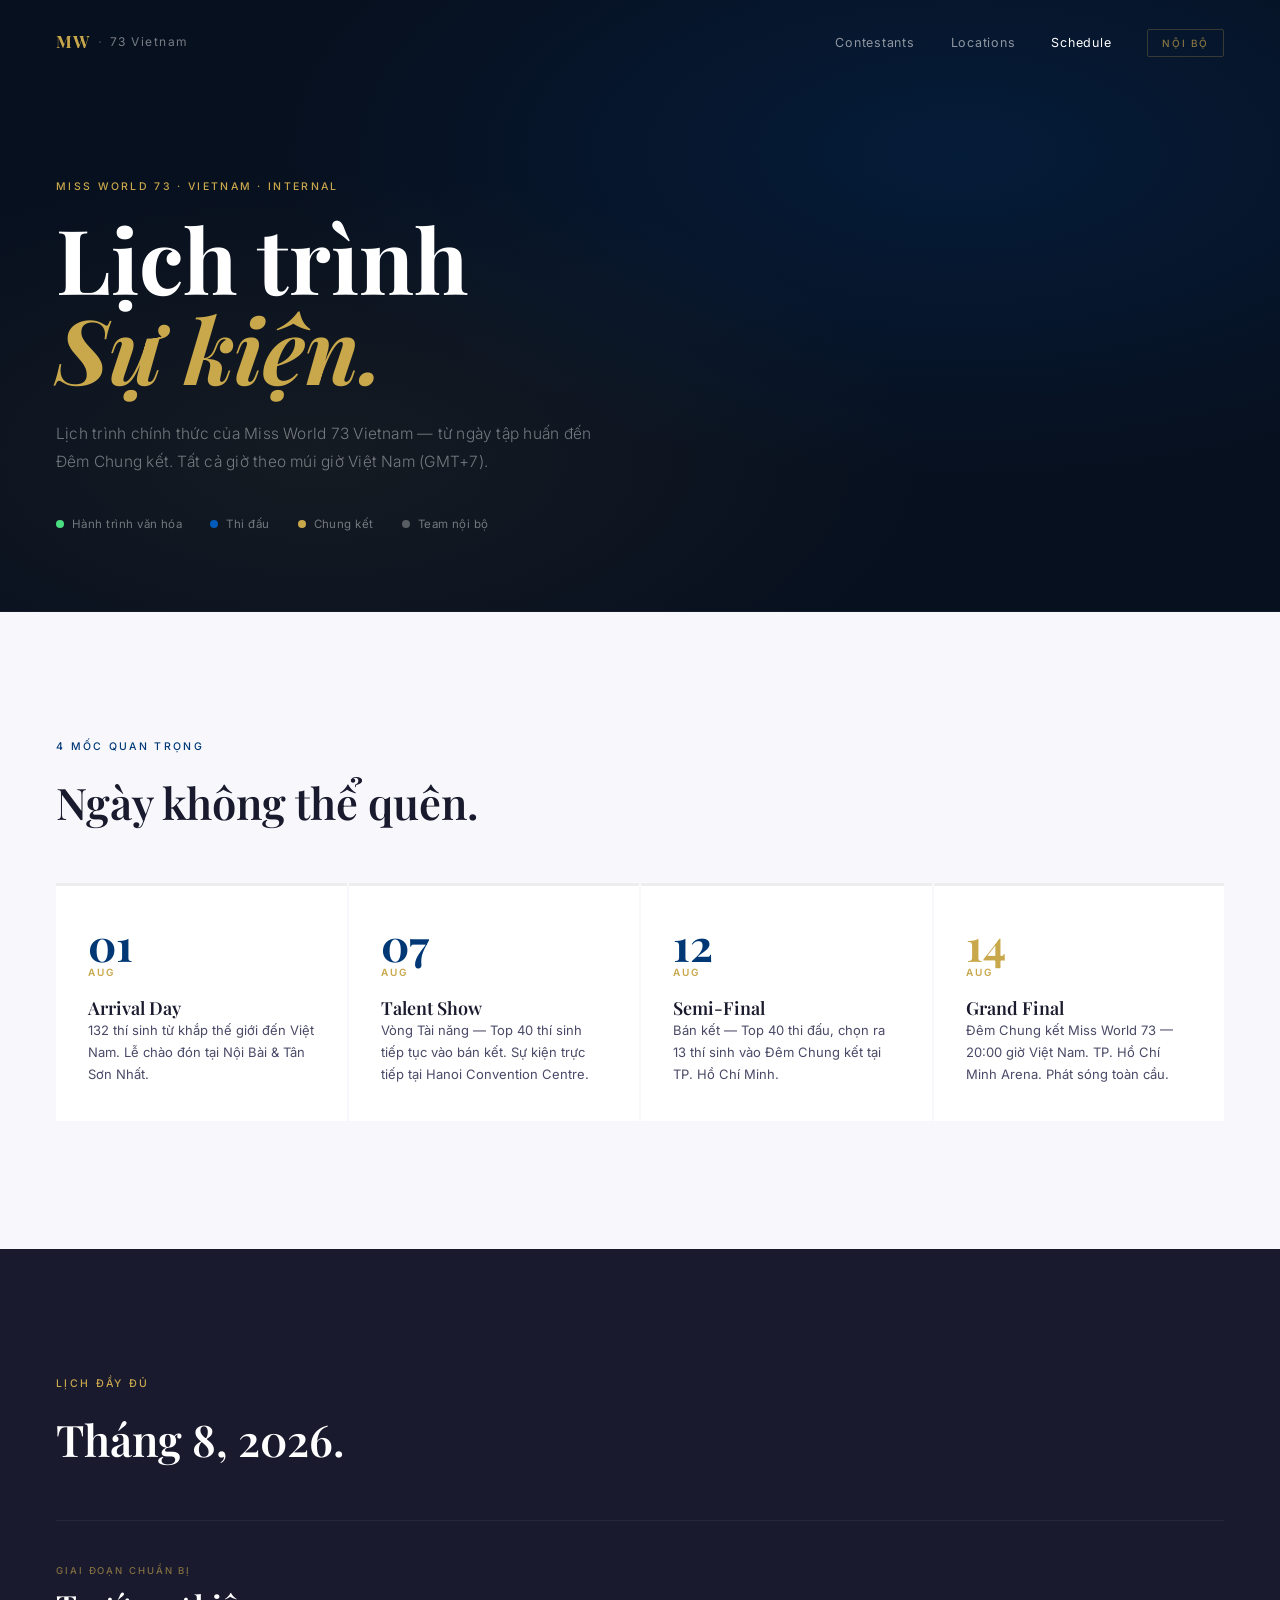
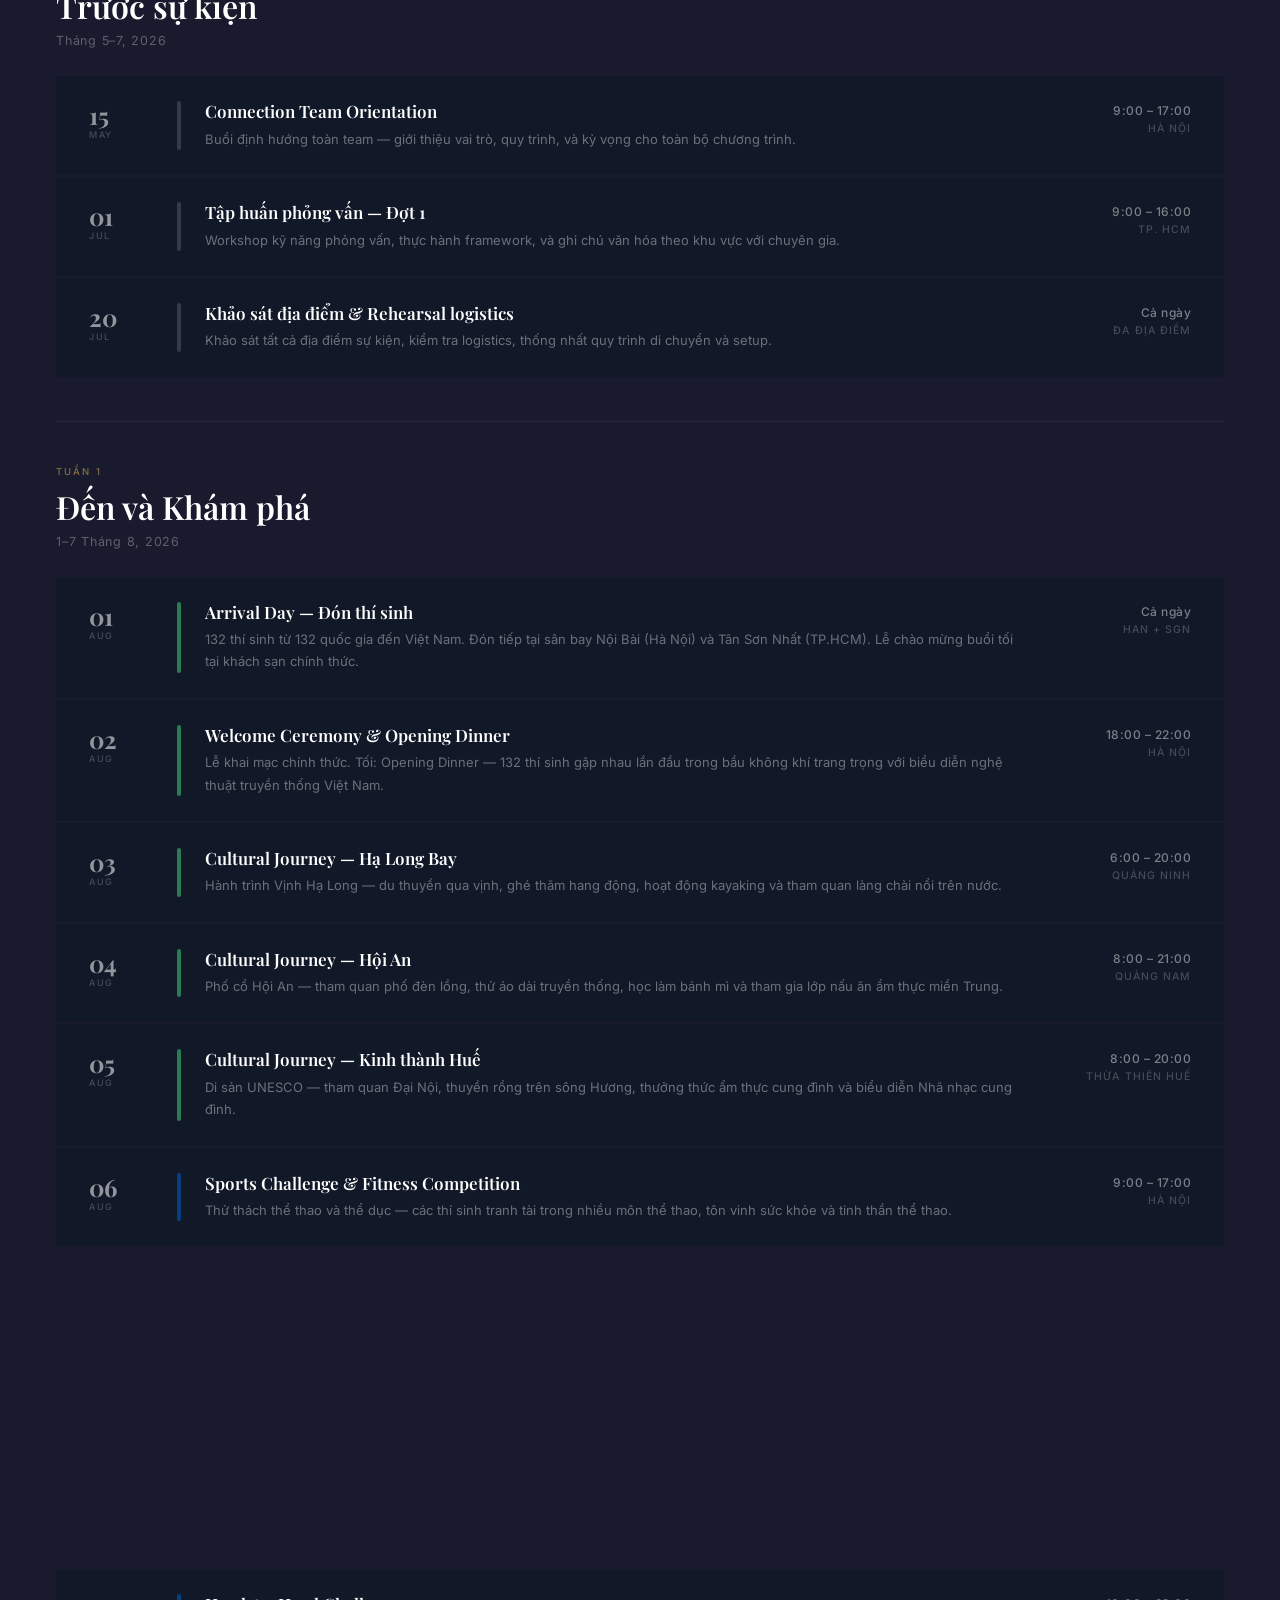
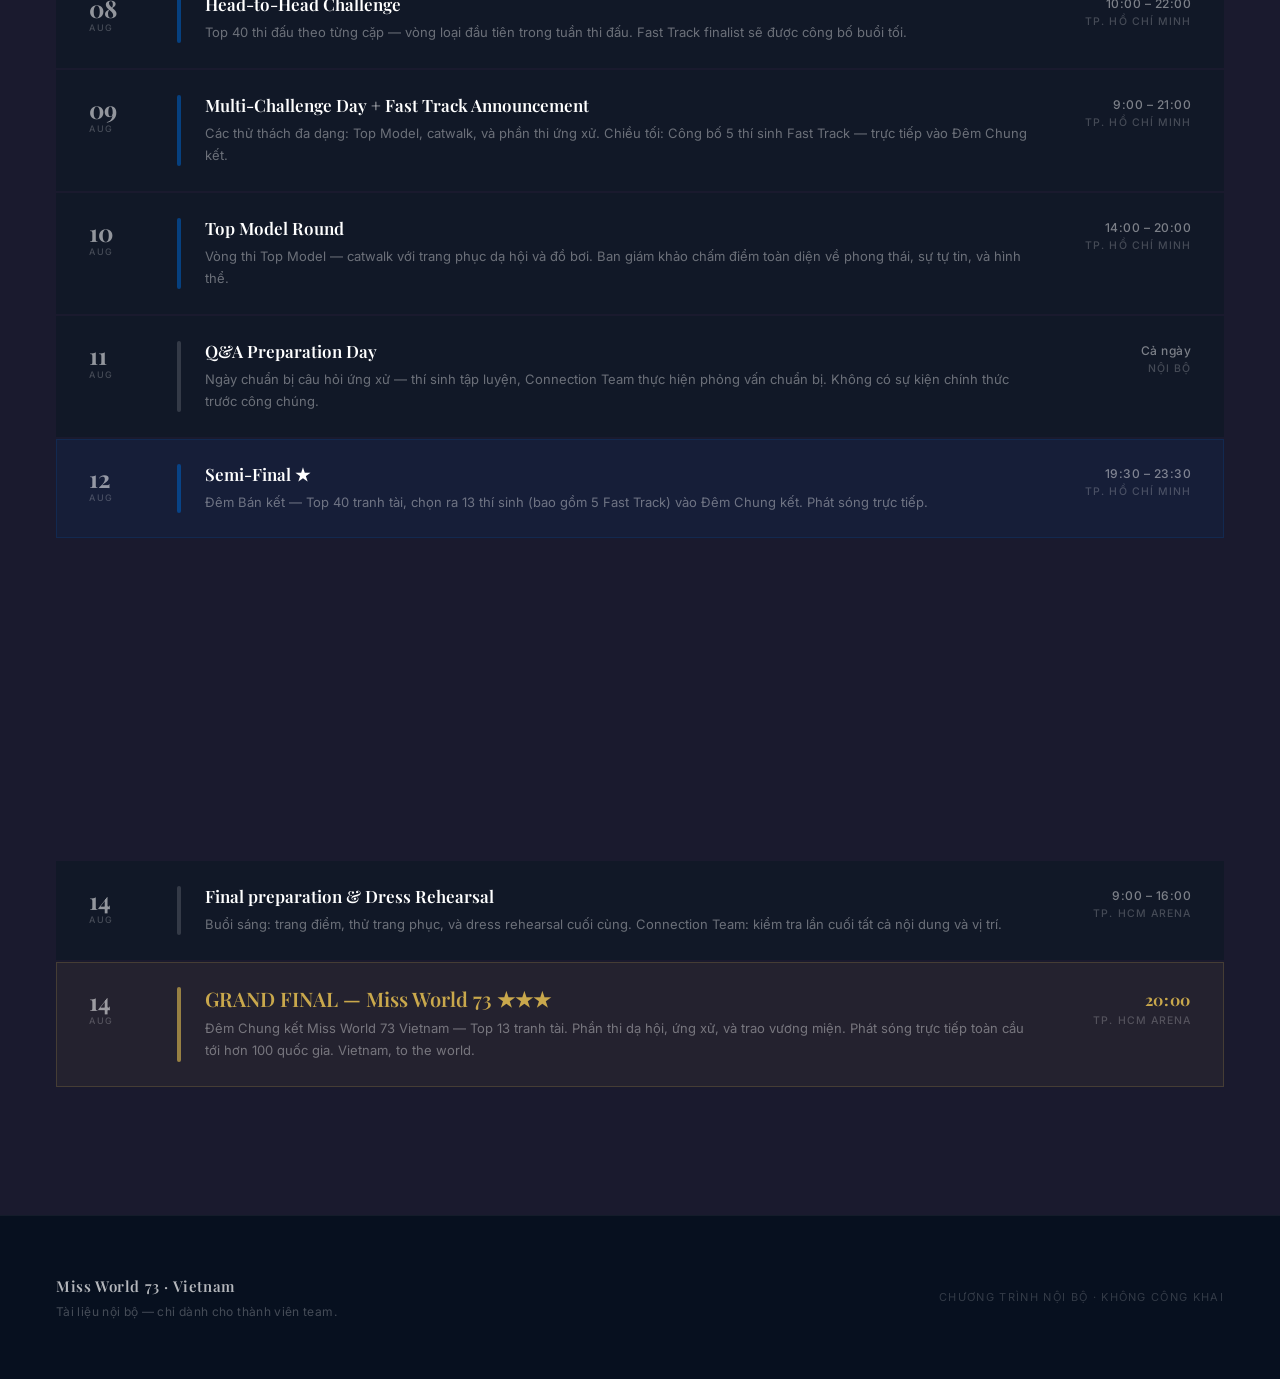
<file: schedule.html>
<!DOCTYPE html>
<html lang="vi">
<head>
  <meta charset="UTF-8" />
  <meta name="viewport" content="width=device-width, initial-scale=1.0" />
  <title>Schedule — Miss World 73 Vietnam</title>
  <link rel="preconnect" href="https://fonts.googleapis.com" />
  <link rel="preconnect" href="https://fonts.gstatic.com" crossorigin />
  <link href="https://fonts.googleapis.com/css2?family=Playfair+Display:ital,wght@0,400;0,600;0,700;1,400;1,600&family=Inter:wght@300;400;500;600&display=swap" rel="stylesheet" />
  <link rel="stylesheet" href="Team-Website/Prototype-v1/css/style.css" />
  <link rel="stylesheet" href="Team-Website/Prototype-v1/css/schedule.css" />
</head>
<body>

  <!-- Navigation -->
  <nav class="nav" id="nav">
    <div class="nav__inner">
      <a href="index.html" class="nav__logo">
        <span class="nav__logo-mark">MW</span>
        <span class="nav__logo-divider">·</span>
        <span class="nav__logo-text">73 Vietnam</span>
      </a>
      <ul class="nav__links">
        <li><a href="contestants.html">Contestants</a></li>
        <li><a href="locations.html">Locations</a></li>
        <li><a href="schedule.html" style="color:var(--white)">Schedule</a></li>
        <li><a href="#" class="nav__badge">Nội bộ</a></li>
      </ul>
      <button class="nav__hamburger" id="nav-hamburger" aria-label="Mở menu" aria-expanded="false">
        <span></span><span></span><span></span>
      </button>
    </div>
  </nav>

  <!-- Mobile Drawer -->
  <div class="nav__drawer" id="nav-drawer">
    <ul>
      <li><a href="index.html"><span class="nav__drawer-title">Home</span><span class="nav__drawer-sub">Miss World 73 Vietnam</span></a></li>
      <li><a href="presenter-team.html"><span class="nav__drawer-title">Connection Team</span><span class="nav__drawer-sub">Nhóm kết nối</span></a></li>
      <li><a href="contestants.html"><span class="nav__drawer-title">Contestants</span><span class="nav__drawer-sub">Thí sinh &amp; Quốc gia</span></a></li>
      <li><a href="locations.html"><span class="nav__drawer-title">Locations</span><span class="nav__drawer-sub">Địa điểm &amp; Văn hóa</span></a></li>
      <li><a href="interview-prep.html"><span class="nav__drawer-title">Interview Prep</span><span class="nav__drawer-sub">Chuẩn bị phỏng vấn</span></a></li>
      <li><a href="media-social.html"><span class="nav__drawer-title">Media &amp; Social</span><span class="nav__drawer-sub">Truyền thông</span></a></li>
      <li><a href="schedule.html"><span class="nav__drawer-title">Schedule</span><span class="nav__drawer-sub">Lịch trình sự kiện</span></a></li>
    </ul>
  </div>

  <!-- Page Header -->
  <section class="page-header">
    <div class="container">
      <div class="section-label">Miss World 73 · Vietnam · Internal</div>
      <h1 class="page-header__title">Lịch trình<br><em>Sự kiện.</em></h1>
      <p class="page-header__desc">Lịch trình chính thức của Miss World 73 Vietnam — từ ngày tập huấn đến Đêm Chung kết. Tất cả giờ theo múi giờ Việt Nam (GMT+7).</p>
      <div class="header-keys">
        <div class="key-item">
          <span class="key-dot key-dot--cultural"></span>
          <span>Hành trình văn hóa</span>
        </div>
        <div class="key-item">
          <span class="key-dot key-dot--competition"></span>
          <span>Thi đấu</span>
        </div>
        <div class="key-item">
          <span class="key-dot key-dot--finale"></span>
          <span>Chung kết</span>
        </div>
        <div class="key-item">
          <span class="key-dot key-dot--team"></span>
          <span>Team nội bộ</span>
        </div>
      </div>
    </div>
  </section>

  <!-- Key Milestones -->
  <section class="milestones-section">
    <div class="container">
      <div class="milestones-header reveal">
        <div class="section-label" style="color:var(--blue)">4 Mốc quan trọng</div>
        <h2 class="milestones-heading">Ngày không thể quên.</h2>
      </div>
      <div class="milestones-row">
        <div class="milestone reveal">
          <div class="milestone__date">
            <span class="milestone__day">01</span>
            <span class="milestone__month">AUG</span>
          </div>
          <div class="milestone__body">
            <h3 class="milestone__title">Arrival Day</h3>
            <p class="milestone__desc">132 thí sinh từ khắp thế giới đến Việt Nam. Lễ chào đón tại Nội Bài &amp; Tân Sơn Nhất.</p>
          </div>
        </div>
        <div class="milestone reveal">
          <div class="milestone__date">
            <span class="milestone__day">07</span>
            <span class="milestone__month">AUG</span>
          </div>
          <div class="milestone__body">
            <h3 class="milestone__title">Talent Show</h3>
            <p class="milestone__desc">Vòng Tài năng — Top 40 thí sinh tiếp tục vào bán kết. Sự kiện trực tiếp tại Hanoi Convention Centre.</p>
          </div>
        </div>
        <div class="milestone reveal">
          <div class="milestone__date">
            <span class="milestone__day">12</span>
            <span class="milestone__month">AUG</span>
          </div>
          <div class="milestone__body">
            <h3 class="milestone__title">Semi-Final</h3>
            <p class="milestone__desc">Bán kết — Top 40 thi đấu, chọn ra 13 thí sinh vào Đêm Chung kết tại TP. Hồ Chí Minh.</p>
          </div>
        </div>
        <div class="milestone reveal">
          <div class="milestone__date finale-date">
            <span class="milestone__day">14</span>
            <span class="milestone__month">AUG</span>
          </div>
          <div class="milestone__body">
            <h3 class="milestone__title">Grand Final</h3>
            <p class="milestone__desc">Đêm Chung kết Miss World 73 — 20:00 giờ Việt Nam. TP. Hồ Chí Minh Arena. Phát sóng toàn cầu.</p>
          </div>
        </div>
      </div>
    </div>
  </section>

  <!-- Full Schedule -->
  <section class="schedule-section">
    <div class="container">
      <div class="schedule-header reveal">
        <div class="section-label">Lịch đầy đủ</div>
        <h2 class="schedule-heading">Tháng 8, 2026.</h2>
      </div>

      <!-- Phase 1: Pre-Event -->
      <div class="phase reveal">
        <div class="phase__label">Giai đoạn chuẩn bị</div>
        <h3 class="phase__title">Trước sự kiện</h3>
        <div class="phase__range">Tháng 5–7, 2026</div>
      </div>
      <div class="event-list">

        <div class="event-row reveal">
          <div class="event-row__date">
            <span class="event-row__day">15</span>
            <span class="event-row__month">May</span>
          </div>
          <div class="event-row__type event-row__type--team"></div>
          <div class="event-row__body">
            <h4 class="event-row__title">Connection Team Orientation</h4>
            <p class="event-row__detail">Buổi định hướng toàn team — giới thiệu vai trò, quy trình, và kỳ vọng cho toàn bộ chương trình.</p>
          </div>
          <div class="event-row__meta">
            <span class="event-row__time">9:00 – 17:00</span>
            <span class="event-row__loc">Hà Nội</span>
          </div>
        </div>

        <div class="event-row reveal">
          <div class="event-row__date">
            <span class="event-row__day">01</span>
            <span class="event-row__month">Jul</span>
          </div>
          <div class="event-row__type event-row__type--team"></div>
          <div class="event-row__body">
            <h4 class="event-row__title">Tập huấn phỏng vấn — Đợt 1</h4>
            <p class="event-row__detail">Workshop kỹ năng phỏng vấn, thực hành framework, và ghi chú văn hóa theo khu vực với chuyên gia.</p>
          </div>
          <div class="event-row__meta">
            <span class="event-row__time">9:00 – 16:00</span>
            <span class="event-row__loc">TP. HCM</span>
          </div>
        </div>

        <div class="event-row reveal">
          <div class="event-row__date">
            <span class="event-row__day">20</span>
            <span class="event-row__month">Jul</span>
          </div>
          <div class="event-row__type event-row__type--team"></div>
          <div class="event-row__body">
            <h4 class="event-row__title">Khảo sát địa điểm &amp; Rehearsal logistics</h4>
            <p class="event-row__detail">Khảo sát tất cả địa điểm sự kiện, kiểm tra logistics, thống nhất quy trình di chuyển và setup.</p>
          </div>
          <div class="event-row__meta">
            <span class="event-row__time">Cả ngày</span>
            <span class="event-row__loc">Đa địa điểm</span>
          </div>
        </div>

      </div>

      <!-- Phase 2: Arrival & Cultural Week -->
      <div class="phase reveal">
        <div class="phase__label">Tuần 1</div>
        <h3 class="phase__title">Đến và Khám phá</h3>
        <div class="phase__range">1–7 Tháng 8, 2026</div>
      </div>
      <div class="event-list">

        <div class="event-row reveal">
          <div class="event-row__date">
            <span class="event-row__day">01</span>
            <span class="event-row__month">Aug</span>
          </div>
          <div class="event-row__type event-row__type--cultural"></div>
          <div class="event-row__body">
            <h4 class="event-row__title">Arrival Day — Đón thí sinh</h4>
            <p class="event-row__detail">132 thí sinh từ 132 quốc gia đến Việt Nam. Đón tiếp tại sân bay Nội Bài (Hà Nội) và Tân Sơn Nhất (TP.HCM). Lễ chào mừng buổi tối tại khách sạn chính thức.</p>
          </div>
          <div class="event-row__meta">
            <span class="event-row__time">Cả ngày</span>
            <span class="event-row__loc">HAN + SGN</span>
          </div>
        </div>

        <div class="event-row reveal">
          <div class="event-row__date">
            <span class="event-row__day">02</span>
            <span class="event-row__month">Aug</span>
          </div>
          <div class="event-row__type event-row__type--cultural"></div>
          <div class="event-row__body">
            <h4 class="event-row__title">Welcome Ceremony &amp; Opening Dinner</h4>
            <p class="event-row__detail">Lễ khai mạc chính thức. Tối: Opening Dinner — 132 thí sinh gặp nhau lần đầu trong bầu không khí trang trọng với biểu diễn nghệ thuật truyền thống Việt Nam.</p>
          </div>
          <div class="event-row__meta">
            <span class="event-row__time">18:00 – 22:00</span>
            <span class="event-row__loc">Hà Nội</span>
          </div>
        </div>

        <div class="event-row reveal">
          <div class="event-row__date">
            <span class="event-row__day">03</span>
            <span class="event-row__month">Aug</span>
          </div>
          <div class="event-row__type event-row__type--cultural"></div>
          <div class="event-row__body">
            <h4 class="event-row__title">Cultural Journey — Hạ Long Bay</h4>
            <p class="event-row__detail">Hành trình Vịnh Hạ Long — du thuyền qua vịnh, ghé thăm hang động, hoạt động kayaking và tham quan làng chài nổi trên nước.</p>
          </div>
          <div class="event-row__meta">
            <span class="event-row__time">6:00 – 20:00</span>
            <span class="event-row__loc">Quảng Ninh</span>
          </div>
        </div>

        <div class="event-row reveal">
          <div class="event-row__date">
            <span class="event-row__day">04</span>
            <span class="event-row__month">Aug</span>
          </div>
          <div class="event-row__type event-row__type--cultural"></div>
          <div class="event-row__body">
            <h4 class="event-row__title">Cultural Journey — Hội An</h4>
            <p class="event-row__detail">Phố cổ Hội An — tham quan phố đèn lồng, thử áo dài truyền thống, học làm bánh mì và tham gia lớp nấu ăn ẩm thực miền Trung.</p>
          </div>
          <div class="event-row__meta">
            <span class="event-row__time">8:00 – 21:00</span>
            <span class="event-row__loc">Quảng Nam</span>
          </div>
        </div>

        <div class="event-row reveal">
          <div class="event-row__date">
            <span class="event-row__day">05</span>
            <span class="event-row__month">Aug</span>
          </div>
          <div class="event-row__type event-row__type--cultural"></div>
          <div class="event-row__body">
            <h4 class="event-row__title">Cultural Journey — Kinh thành Huế</h4>
            <p class="event-row__detail">Di sản UNESCO — tham quan Đại Nội, thuyền rồng trên sông Hương, thưởng thức ẩm thực cung đình và biểu diễn Nhã nhạc cung đình.</p>
          </div>
          <div class="event-row__meta">
            <span class="event-row__time">8:00 – 20:00</span>
            <span class="event-row__loc">Thừa Thiên Huế</span>
          </div>
        </div>

        <div class="event-row reveal">
          <div class="event-row__date">
            <span class="event-row__day">06</span>
            <span class="event-row__month">Aug</span>
          </div>
          <div class="event-row__type event-row__type--competition"></div>
          <div class="event-row__body">
            <h4 class="event-row__title">Sports Challenge &amp; Fitness Competition</h4>
            <p class="event-row__detail">Thử thách thể thao và thể dục — các thí sinh tranh tài trong nhiều môn thể thao, tôn vinh sức khỏe và tinh thần thể thao.</p>
          </div>
          <div class="event-row__meta">
            <span class="event-row__time">9:00 – 17:00</span>
            <span class="event-row__loc">Hà Nội</span>
          </div>
        </div>

        <div class="event-row event-row--highlight reveal">
          <div class="event-row__date">
            <span class="event-row__day">07</span>
            <span class="event-row__month">Aug</span>
          </div>
          <div class="event-row__type event-row__type--competition"></div>
          <div class="event-row__body">
            <h4 class="event-row__title">Talent Show — Vòng Tài năng ★</h4>
            <p class="event-row__detail">Đêm Tài năng — mỗi thí sinh thể hiện tài năng nghệ thuật riêng. Top 40 được chọn để tiếp tục vào bán kết. Phát sóng trực tiếp toàn cầu.</p>
          </div>
          <div class="event-row__meta">
            <span class="event-row__time">19:30 – 23:00</span>
            <span class="event-row__loc">Hanoi Conv. Centre</span>
          </div>
        </div>

      </div>

      <!-- Phase 3: Competition Week -->
      <div class="phase reveal">
        <div class="phase__label">Tuần 2</div>
        <h3 class="phase__title">Tuần Thi đấu</h3>
        <div class="phase__range">8–13 Tháng 8, 2026</div>
      </div>
      <div class="event-list">

        <div class="event-row reveal">
          <div class="event-row__date">
            <span class="event-row__day">08</span>
            <span class="event-row__month">Aug</span>
          </div>
          <div class="event-row__type event-row__type--competition"></div>
          <div class="event-row__body">
            <h4 class="event-row__title">Head-to-Head Challenge</h4>
            <p class="event-row__detail">Top 40 thi đấu theo từng cặp — vòng loại đầu tiên trong tuần thi đấu. Fast Track finalist sẽ được công bố buổi tối.</p>
          </div>
          <div class="event-row__meta">
            <span class="event-row__time">10:00 – 22:00</span>
            <span class="event-row__loc">TP. Hồ Chí Minh</span>
          </div>
        </div>

        <div class="event-row reveal">
          <div class="event-row__date">
            <span class="event-row__day">09</span>
            <span class="event-row__month">Aug</span>
          </div>
          <div class="event-row__type event-row__type--competition"></div>
          <div class="event-row__body">
            <h4 class="event-row__title">Multi-Challenge Day + Fast Track Announcement</h4>
            <p class="event-row__detail">Các thử thách đa dạng: Top Model, catwalk, và phần thi ứng xử. Chiều tối: Công bố 5 thí sinh Fast Track — trực tiếp vào Đêm Chung kết.</p>
          </div>
          <div class="event-row__meta">
            <span class="event-row__time">9:00 – 21:00</span>
            <span class="event-row__loc">TP. Hồ Chí Minh</span>
          </div>
        </div>

        <div class="event-row reveal">
          <div class="event-row__date">
            <span class="event-row__day">10</span>
            <span class="event-row__month">Aug</span>
          </div>
          <div class="event-row__type event-row__type--competition"></div>
          <div class="event-row__body">
            <h4 class="event-row__title">Top Model Round</h4>
            <p class="event-row__detail">Vòng thi Top Model — catwalk với trang phục dạ hội và đồ bơi. Ban giám khảo chấm điểm toàn diện về phong thái, sự tự tin, và hình thể.</p>
          </div>
          <div class="event-row__meta">
            <span class="event-row__time">14:00 – 20:00</span>
            <span class="event-row__loc">TP. Hồ Chí Minh</span>
          </div>
        </div>

        <div class="event-row reveal">
          <div class="event-row__date">
            <span class="event-row__day">11</span>
            <span class="event-row__month">Aug</span>
          </div>
          <div class="event-row__type event-row__type--team"></div>
          <div class="event-row__body">
            <h4 class="event-row__title">Q&amp;A Preparation Day</h4>
            <p class="event-row__detail">Ngày chuẩn bị câu hỏi ứng xử — thí sinh tập luyện, Connection Team thực hiện phỏng vấn chuẩn bị. Không có sự kiện chính thức trước công chúng.</p>
          </div>
          <div class="event-row__meta">
            <span class="event-row__time">Cả ngày</span>
            <span class="event-row__loc">Nội bộ</span>
          </div>
        </div>

        <div class="event-row event-row--highlight reveal">
          <div class="event-row__date">
            <span class="event-row__day">12</span>
            <span class="event-row__month">Aug</span>
          </div>
          <div class="event-row__type event-row__type--competition"></div>
          <div class="event-row__body">
            <h4 class="event-row__title">Semi-Final ★</h4>
            <p class="event-row__detail">Đêm Bán kết — Top 40 tranh tài, chọn ra 13 thí sinh (bao gồm 5 Fast Track) vào Đêm Chung kết. Phát sóng trực tiếp.</p>
          </div>
          <div class="event-row__meta">
            <span class="event-row__time">19:30 – 23:30</span>
            <span class="event-row__loc">TP. Hồ Chí Minh</span>
          </div>
        </div>

        <div class="event-row reveal">
          <div class="event-row__date">
            <span class="event-row__day">13</span>
            <span class="event-row__month">Aug</span>
          </div>
          <div class="event-row__type event-row__type--team"></div>
          <div class="event-row__body">
            <h4 class="event-row__title">Rest Day + Grand Final Rehearsals</h4>
            <p class="event-row__detail">Ngày nghỉ ngơi cho Top 13 sau bán kết. Rehearsals toàn bộ đêm chung kết — âm thanh, ánh sáng, dàn dựng. Connection Team chuẩn bị nội dung finale.</p>
          </div>
          <div class="event-row__meta">
            <span class="event-row__time">14:00 – 22:00</span>
            <span class="event-row__loc">TP. Hồ Chí Minh</span>
          </div>
        </div>

      </div>

      <!-- Phase 4: Grand Final -->
      <div class="phase phase--finale reveal">
        <div class="phase__label">Đêm lịch sử</div>
        <h3 class="phase__title">Grand Final</h3>
        <div class="phase__range">14 Tháng 8, 2026</div>
      </div>
      <div class="event-list">

        <div class="event-row reveal">
          <div class="event-row__date">
            <span class="event-row__day">14</span>
            <span class="event-row__month">Aug</span>
          </div>
          <div class="event-row__type event-row__type--team"></div>
          <div class="event-row__body">
            <h4 class="event-row__title">Final preparation &amp; Dress Rehearsal</h4>
            <p class="event-row__detail">Buổi sáng: trang điểm, thử trang phục, và dress rehearsal cuối cùng. Connection Team: kiểm tra lần cuối tất cả nội dung và vị trí.</p>
          </div>
          <div class="event-row__meta">
            <span class="event-row__time">9:00 – 16:00</span>
            <span class="event-row__loc">TP. HCM Arena</span>
          </div>
        </div>

        <div class="event-row event-row--finale reveal">
          <div class="event-row__date finale-date">
            <span class="event-row__day">14</span>
            <span class="event-row__month">Aug</span>
          </div>
          <div class="event-row__type event-row__type--finale"></div>
          <div class="event-row__body">
            <h4 class="event-row__title">GRAND FINAL — Miss World 73 ★★★</h4>
            <p class="event-row__detail">Đêm Chung kết Miss World 73 Vietnam — Top 13 tranh tài. Phần thi dạ hội, ứng xử, và trao vương miện. Phát sóng trực tiếp toàn cầu tới hơn 100 quốc gia. Vietnam, to the world.</p>
          </div>
          <div class="event-row__meta">
            <span class="event-row__time finale-time">20:00</span>
            <span class="event-row__loc">TP. HCM Arena</span>
          </div>
        </div>

      </div>
    </div>
  </section>

  <!-- Footer -->
  <footer class="footer">
    <div class="container">
      <div class="footer__inner">
        <div class="footer__left">
          <span class="footer__wordmark">Miss World 73 · Vietnam</span>
          <p class="footer__note">Tài liệu nội bộ — chỉ dành cho thành viên team.</p>
        </div>
        <div class="footer__right">
          <p class="footer__tag">Chương trình nội bộ · Không công khai</p>
        </div>
      </div>
    </div>
  </footer>

  <script src="Team-Website/Prototype-v1/js/main.js"></script>
</body>
</html>
</file>
<file: Team-Website/Prototype-v1/css/style.css>
/* ============================================================
   VARIABLES
============================================================ */
:root {
  --blue:       #003876;
  --blue-mid:   #005BBB;
  --blue-soft:  #E8EFF8;
  --gold:       #C9A84C;
  --champagne:  #F5EDD6;
  --dark:       #1A1A2E;
  --mid:        #4A4A68;
  --light:      #F8F8FC;
  --white:      #ffffff;
  --hero-bg:    #07101f;

  --max-w: 1280px;
  --pad-x: 56px;
  --section-y: 128px;
}

/* ============================================================
   RESET
============================================================ */
*, *::before, *::after { margin: 0; padding: 0; box-sizing: border-box; }
html { scroll-behavior: smooth; font-size: 16px; }
body {
  font-family: 'Inter', sans-serif;
  background: var(--hero-bg);
  color: var(--light);
  overflow-x: hidden;
  -webkit-font-smoothing: antialiased;
}
a { text-decoration: none; color: inherit; }

/* ============================================================
   UTILITIES
============================================================ */
.container {
  max-width: var(--max-w);
  margin: 0 auto;
  padding: 0 var(--pad-x);
}

.section-label {
  font-size: 10.5px;
  font-weight: 500;
  letter-spacing: 0.22em;
  text-transform: uppercase;
  color: var(--gold);
  margin-bottom: 20px;
}

.reveal {
  opacity: 0;
  transform: translateY(28px);
  transition: opacity 0.75s ease, transform 0.75s ease;
}
.reveal.visible {
  opacity: 1;
  transform: translateY(0);
}

/* ============================================================
   NAVIGATION
============================================================ */
.nav {
  position: fixed;
  top: 0; left: 0; right: 0;
  z-index: 100;
  padding: 30px 0;
  transition: background 0.5s ease, padding 0.4s ease, border-color 0.5s ease;
  border-bottom: 1px solid transparent;
}
.nav.scrolled {
  background: rgba(7, 16, 31, 0.92);
  backdrop-filter: blur(16px);
  -webkit-backdrop-filter: blur(16px);
  padding: 20px 0;
  border-bottom-color: rgba(255, 255, 255, 0.06);
}

.nav__inner {
  max-width: var(--max-w);
  margin: 0 auto;
  padding: 0 var(--pad-x);
  display: flex;
  align-items: center;
  justify-content: space-between;
}

.nav__logo {
  display: flex;
  align-items: center;
  gap: 8px;
}
.nav__logo-mark {
  font-family: 'Playfair Display', serif;
  font-size: 17px;
  font-weight: 700;
  color: var(--gold);
  letter-spacing: 0.06em;
}
.nav__logo-divider {
  color: rgba(255,255,255,0.2);
  font-size: 14px;
}
.nav__logo-text {
  font-size: 12px;
  font-weight: 400;
  color: rgba(255,255,255,0.45);
  letter-spacing: 0.12em;
}

.nav__links {
  list-style: none;
  display: flex;
  align-items: center;
  gap: 36px;
}
.nav__links a {
  font-size: 12.5px;
  font-weight: 400;
  color: rgba(255,255,255,0.55);
  letter-spacing: 0.06em;
  transition: color 0.2s ease;
}
.nav__links a:hover { color: var(--white); }

.nav__badge {
  font-size: 10px !important;
  font-weight: 500 !important;
  letter-spacing: 0.16em !important;
  text-transform: uppercase;
  color: rgba(201,168,76,0.65) !important;
  border: 1px solid rgba(201,168,76,0.25);
  padding: 7px 14px;
  border-radius: 2px;
  transition: color 0.2s ease, border-color 0.2s ease !important;
}
.nav__badge:hover {
  color: var(--gold) !important;
  border-color: rgba(201,168,76,0.6) !important;
}

/* ============================================================
   NAV HAMBURGER + MOBILE DRAWER
============================================================ */
.nav__hamburger {
  display: none;
  flex-direction: column;
  justify-content: center;
  gap: 5px;
  width: 38px;
  height: 38px;
  background: none;
  border: none;
  cursor: pointer;
  padding: 4px;
}
.nav__hamburger span {
  display: block;
  width: 22px;
  height: 1.5px;
  background: rgba(255,255,255,0.65);
  transition: transform 0.32s ease, opacity 0.22s ease;
  border-radius: 1px;
}
.nav__hamburger.open span:nth-child(1) {
  transform: translateY(6.5px) rotate(45deg);
}
.nav__hamburger.open span:nth-child(2) {
  opacity: 0;
  transform: scaleX(0);
}
.nav__hamburger.open span:nth-child(3) {
  transform: translateY(-6.5px) rotate(-45deg);
}

.nav__drawer {
  position: fixed;
  inset: 0;
  z-index: 98;
  background: rgba(4, 10, 22, 0.97);
  backdrop-filter: blur(20px);
  -webkit-backdrop-filter: blur(20px);
  display: flex;
  flex-direction: column;
  justify-content: center;
  padding: 100px 40px 80px;
  transform: translateX(100%);
  transition: transform 0.48s cubic-bezier(0.76, 0, 0.24, 1);
  pointer-events: none;
}
.nav__drawer.open {
  transform: translateX(0);
  pointer-events: all;
}
.nav__drawer ul {
  list-style: none;
  padding: 0;
  margin: 0;
}
.nav__drawer ul li {
  border-bottom: 1px solid rgba(255,255,255,0.06);
}
.nav__drawer ul li a {
  display: flex;
  flex-direction: column;
  padding: 18px 0;
  gap: 4px;
  text-decoration: none;
  transition: padding-left 0.25s ease;
}
.nav__drawer ul li a:hover {
  padding-left: 8px;
}
.nav__drawer ul li a .nav__drawer-title {
  font-family: 'Playfair Display', serif;
  font-size: clamp(22px, 5.5vw, 34px);
  font-weight: 600;
  color: rgba(255,255,255,0.75);
  transition: color 0.2s ease;
  line-height: 1.1;
}
.nav__drawer ul li a:hover .nav__drawer-title {
  color: var(--white);
}
.nav__drawer-sub {
  font-family: 'Inter', sans-serif;
  font-size: 10px;
  font-weight: 500;
  letter-spacing: 0.18em;
  text-transform: uppercase;
  color: rgba(201,168,76,0.5);
}

/* ============================================================
   HERO
============================================================ */
.hero {
  position: relative;
  height: 100vh;
  min-height: 600px;
  display: flex;
  align-items: center;
  overflow: hidden;
}

/* Hero photo layer */
.hero__photo {
  position: absolute;
  inset: 0;
  overflow: hidden;
}
.hero__photo img {
  width: 100%;
  height: 100%;
  object-fit: cover;
  object-position: center 60%;
  display: block;
}

/* Dark navy overlay on top of photo */
.hero__bg {
  position: absolute;
  inset: 0;
  background: rgba(4, 10, 22, 0.62);
}

/* Grain texture overlay */
.hero__bg::after {
  content: '';
  position: absolute;
  inset: 0;
  opacity: 0.3;
  background-image: url("data:image/svg+xml,%3Csvg xmlns='http://www.w3.org/2000/svg' width='300' height='300'%3E%3Cfilter id='n'%3E%3CfeTurbulence type='fractalNoise' baseFrequency='0.75' numOctaves='4' stitchTiles='stitch'/%3E%3C/filter%3E%3Crect width='300' height='300' filter='url(%23n)' opacity='0.08'/%3E%3C/svg%3E");
  background-size: 300px 300px;
  pointer-events: none;
}

/* Bottom fade */
.hero__vignette {
  position: absolute;
  inset: 0;
  background: linear-gradient(to bottom, transparent 55%, rgba(7,16,31,0.85) 100%);
  pointer-events: none;
}

/* Subtle gold accent line — decorative */
.hero__bg::before {
  content: '';
  position: absolute;
  left: var(--pad-x);
  top: 50%;
  transform: translateY(-50%);
  width: 1px;
  height: 180px;
  background: linear-gradient(to bottom, transparent, rgba(201,168,76,0.4), transparent);
}

.hero__content {
  position: relative;
  z-index: 2;
  max-width: var(--max-w);
  margin: 0 auto;
  padding: 0 var(--pad-x);
  padding-top: 72px;
  width: 100%;
}

.hero__label {
  font-size: 13px;
  font-weight: 500;
  letter-spacing: 0.18em;
  text-transform: uppercase;
  color: var(--gold);
  margin-bottom: 48px;
  opacity: 0;
  animation: fadeUp 0.9s ease 0.4s forwards;
}

.hero__headline {
  font-family: 'Playfair Display', serif;
  line-height: 0.9;
  margin-bottom: 48px;
  display: flex;
  flex-direction: column;
}

.line {
  display: block;
  font-size: clamp(44px, 6vw, 88px);
  font-weight: 700;
  color: var(--white);
  opacity: 0;
}
.line--1 {
  animation: fadeUp 0.9s ease 0.6s forwards;
  font-weight: 400;
  font-size: clamp(28px, 3.2vw, 48px);
  color: rgba(255,255,255,0.55);
  margin-bottom: 8px;
}
.line--2 {
  animation: fadeUp 0.9s ease 0.75s forwards;
  color: var(--white);
  font-weight: 700;
}

.hero__sub {
  font-size: 15px;
  font-weight: 300;
  color: rgba(255,255,255,0.48);
  line-height: 1.8;
  max-width: 500px;
  letter-spacing: 0.02em;
  opacity: 0;
  animation: fadeUp 0.9s ease 1.1s forwards;
}

.hero__scroll {
  position: absolute;
  bottom: 52px;
  left: 50%;
  transform: translateX(-50%);
  z-index: 2;
  display: flex;
  flex-direction: column;
  align-items: center;
  gap: 10px;
  opacity: 0;
  animation: fadeIn 1s ease 1.5s forwards;
}
.hero__scroll-label {
  font-size: 9.5px;
  font-weight: 500;
  letter-spacing: 0.22em;
  text-transform: uppercase;
  color: rgba(255,255,255,0.28);
}
.hero__scroll-line {
  width: 1px;
  height: 52px;
  background: linear-gradient(to bottom, rgba(201,168,76,0.55), transparent);
  animation: pulse 2.2s ease infinite;
}

/* ============================================================
   MISSION
============================================================ */
.mission {
  background: var(--light);
  color: var(--dark);
  padding: var(--section-y) 0;
}

.mission__intro {
  text-align: center;
  margin-bottom: 88px;
}
.mission__intro .section-label { color: var(--blue); }

.mission__heading {
  font-family: 'Playfair Display', serif;
  font-size: clamp(34px, 3.8vw, 54px);
  font-weight: 600;
  color: var(--dark);
  line-height: 1.18;
  max-width: 640px;
  margin: 0 auto 28px;
}
.mission__heading em {
  font-style: italic;
  color: var(--blue);
}

.mission__body {
  font-size: 15.5px;
  font-weight: 400;
  color: var(--mid);
  line-height: 1.8;
  max-width: 540px;
  margin: 0 auto;
}

.pillars {
  display: grid;
  grid-template-columns: repeat(3, 1fr);
  gap: 2px;
}

.pillar {
  background: var(--white);
  padding: 52px 44px;
  transition: background 0.3s ease;
}
.pillar:hover { background: var(--champagne); }

.pillar__num {
  font-size: 10px;
  font-weight: 500;
  letter-spacing: 0.22em;
  color: var(--gold);
  margin-bottom: 22px;
}
.pillar__title {
  font-family: 'Playfair Display', serif;
  font-size: 21px;
  font-weight: 600;
  color: var(--dark);
  margin-bottom: 16px;
  line-height: 1.25;
}
.pillar__text {
  font-size: 14.5px;
  color: var(--mid);
  line-height: 1.75;
}

/* ============================================================
   HUB
============================================================ */
.hub {
  background: var(--dark);
  padding: var(--section-y) 0;
}

.hub__header {
  margin-bottom: 60px;
}
.hub__heading {
  font-family: 'Playfair Display', serif;
  font-size: clamp(30px, 3.2vw, 46px);
  font-weight: 600;
  color: var(--white);
  margin-top: 8px;
  line-height: 1.2;
}

/* ============================================================
   GRID + CARDS
============================================================ */
.grid {
  display: grid;
  grid-template-columns: repeat(3, 1fr);
  gap: 2px;
}

.card {
  display: flex;
  flex-direction: column;
  background: #111827;
  overflow: hidden;
  transition: transform 0.32s ease;
  cursor: pointer;
}
.card:not(.card--disabled):hover {
  transform: translateY(-4px);
}
.card:not(.card--disabled):hover .card__visual-bg {
  transform: scale(1.06);
}
.card:not(.card--disabled):hover .card__arrow {
  transform: translateX(5px);
}

.card__visual {
  height: 196px;
  position: relative;
  overflow: hidden;
}

.card__visual-bg {
  position: absolute;
  inset: 0;
  transition: transform 0.55s ease;
}

/* Card visual gradients */
.card__visual-bg--blue {
  background:
    radial-gradient(ellipse at 40% 60%, rgba(0,91,187,0.5) 0%, transparent 60%),
    linear-gradient(140deg, #001f4d 0%, #003876 50%, #001030 100%);
}
.card__visual-bg--globe {
  background:
    radial-gradient(ellipse at 60% 40%, rgba(0,56,118,0.6) 0%, transparent 55%),
    linear-gradient(140deg, #0a1e3d 0%, #0d2d5e 50%, #050f1f 100%);
}
.card__visual-bg--vietnam {
  background:
    radial-gradient(ellipse at 30% 70%, rgba(201,168,76,0.18) 0%, transparent 50%),
    radial-gradient(ellipse at 70% 30%, rgba(40,80,20,0.4) 0%, transparent 55%),
    linear-gradient(140deg, #0f1f0f 0%, #1a3018 50%, #0a1508 100%);
}
.card__visual-bg--interview {
  background:
    radial-gradient(ellipse at 50% 50%, rgba(0,56,118,0.4) 0%, transparent 60%),
    linear-gradient(140deg, #0d1428 0%, #001f50 60%, #060b18 100%);
}
.card__visual-bg--media {
  background:
    radial-gradient(ellipse at 30% 30%, rgba(201,168,76,0.15) 0%, transparent 50%),
    radial-gradient(ellipse at 70% 70%, rgba(0,56,118,0.4) 0%, transparent 50%),
    linear-gradient(140deg, #160a28 0%, #1e0d40 40%, #003876 100%);
}
.card__visual-bg--schedule {
  background:
    radial-gradient(ellipse at 50% 40%, rgba(201,168,76,0.2) 0%, transparent 55%),
    linear-gradient(140deg, #1a1208 0%, #2e1f06 40%, #0f0a03 100%);
}
.card__visual-bg--casting {
  background: linear-gradient(140deg, #111111 0%, #1c1c1c 100%);
}

/* Subtle glow element inside card visual */
.card__visual-glow {
  position: absolute;
  inset: 0;
  background: radial-gradient(ellipse at 50% 110%, rgba(201,168,76,0.08) 0%, transparent 60%);
}

.card__body {
  padding: 32px 36px 36px;
  flex: 1;
  display: flex;
  flex-direction: column;
}

.card__meta {
  display: flex;
  align-items: center;
  justify-content: space-between;
  margin-bottom: 14px;
}

.card__num {
  font-size: 10px;
  font-weight: 500;
  letter-spacing: 0.22em;
  text-transform: uppercase;
  color: var(--gold);
}
.card__num--muted { color: rgba(255,255,255,0.18); }

.card__arrow {
  font-size: 16px;
  color: rgba(255,255,255,0.3);
  transition: transform 0.2s ease, color 0.2s ease;
}
.card:not(.card--disabled):hover .card__arrow { color: var(--gold); }

.card__title {
  font-family: 'Playfair Display', serif;
  font-size: 21px;
  font-weight: 600;
  color: var(--white);
  margin-bottom: 12px;
  line-height: 1.2;
}
.card__title--muted { color: rgba(255,255,255,0.22); }

.card__desc {
  font-size: 13.5px;
  color: rgba(255,255,255,0.42);
  line-height: 1.7;
  flex: 1;
}
.card__desc--muted { color: rgba(255,255,255,0.16); }

.card__soon {
  font-size: 9.5px;
  font-weight: 500;
  letter-spacing: 0.18em;
  text-transform: uppercase;
  color: rgba(255,255,255,0.22);
  border: 1px solid rgba(255,255,255,0.1);
  padding: 5px 10px;
  border-radius: 2px;
}

/* ============================================================
   FOOTER
============================================================ */
.footer {
  background: var(--hero-bg);
  border-top: 1px solid rgba(255,255,255,0.05);
  padding: 60px 0;
}

.footer__inner {
  display: flex;
  align-items: center;
  justify-content: space-between;
}

.footer__wordmark {
  display: block;
  font-family: 'Playfair Display', serif;
  font-size: 15px;
  font-weight: 600;
  color: rgba(255,255,255,0.7);
  margin-bottom: 8px;
  letter-spacing: 0.04em;
}
.footer__note {
  font-size: 12px;
  color: rgba(255,255,255,0.25);
  letter-spacing: 0.03em;
}
.footer__tag {
  font-size: 11px;
  color: rgba(255,255,255,0.18);
  letter-spacing: 0.12em;
  text-transform: uppercase;
}

/* ============================================================
   QUICK ACCESS
============================================================ */
.quick-access {
  background: #0b1524;
  border-top: 1px solid rgba(255,255,255,0.04);
  border-bottom: 1px solid rgba(255,255,255,0.04);
  padding: 56px 0;
}

.quick-access__header {
  margin-bottom: 28px;
}
.quick-access__header .section-label {
  margin-bottom: 0;
}

.quick-grid {
  display: grid;
  grid-template-columns: repeat(4, 1fr);
  gap: 2px;
}

.qcard {
  display: flex;
  flex-direction: column;
  padding: 28px 32px 32px;
  background: #111827;
  border: 1px solid rgba(201,168,76,0.08);
  transition: background 0.25s ease, border-color 0.25s ease;
  position: relative;
}
.qcard:hover {
  background: #151f30;
  border-color: rgba(201,168,76,0.25);
}
.qcard:hover .qcard__arrow {
  transform: translateX(4px);
  color: var(--gold);
}

.qcard__num {
  font-size: 10px;
  font-weight: 500;
  letter-spacing: 0.22em;
  color: rgba(201,168,76,0.5);
  margin-bottom: 16px;
}
.qcard__title {
  font-family: 'Playfair Display', serif;
  font-size: 17px;
  font-weight: 600;
  color: var(--white);
  margin-bottom: 6px;
  line-height: 1.2;
}
.qcard__sub {
  font-size: 12.5px;
  color: rgba(255,255,255,0.35);
  line-height: 1.5;
  flex: 1;
  margin-bottom: 20px;
}
.qcard__arrow {
  font-size: 15px;
  color: rgba(255,255,255,0.2);
  transition: transform 0.2s ease, color 0.2s ease;
  align-self: flex-start;
}

/* ============================================================
   INTERNAL RESOURCES
============================================================ */
.resources {
  background: var(--white);
  color: var(--dark);
  padding: var(--section-y) 0;
}

.resources__header {
  margin-bottom: 64px;
}
.resources__header .section-label { color: var(--blue); }

.resources__heading {
  font-family: 'Playfair Display', serif;
  font-size: clamp(28px, 3vw, 42px);
  font-weight: 600;
  color: var(--dark);
  margin-top: 8px;
  line-height: 1.2;
}

.resources__grid {
  display: grid;
  grid-template-columns: repeat(3, 1fr);
  gap: 2px;
}

.rblock {
  background: var(--light);
  padding: 44px 40px;
}

.rblock__title {
  font-family: 'Playfair Display', serif;
  font-size: 18px;
  font-weight: 600;
  color: var(--dark);
  margin-bottom: 28px;
  padding-bottom: 16px;
  border-bottom: 1px solid rgba(0,0,0,0.08);
}

/* Document links */
.rblock__list {
  list-style: none;
  display: flex;
  flex-direction: column;
  gap: 2px;
}
.rblock__list li a {
  display: block;
  font-size: 13.5px;
  color: var(--blue);
  padding: 10px 12px;
  background: var(--white);
  border-left: 2px solid transparent;
  transition: border-color 0.2s ease, background 0.2s ease;
  line-height: 1.45;
}
.rblock__list li a:hover {
  border-left-color: var(--gold);
  background: var(--champagne);
  color: var(--dark);
}

/* Notices */
.notices {
  display: flex;
  flex-direction: column;
  gap: 2px;
}
.notice {
  background: var(--white);
  padding: 16px;
  display: grid;
  grid-template-columns: 52px 1fr;
  gap: 12px;
  align-items: start;
}
.notice__date {
  font-size: 11px;
  font-weight: 500;
  color: var(--gold);
  letter-spacing: 0.04em;
  padding-top: 1px;
}
.notice__text {
  font-size: 13px;
  color: var(--mid);
  line-height: 1.55;
}

/* Contacts */
.contacts {
  display: flex;
  flex-direction: column;
  gap: 2px;
}
.contact {
  background: var(--white);
  padding: 16px;
}
.contact__name {
  font-size: 14px;
  font-weight: 500;
  color: var(--dark);
  margin-bottom: 4px;
}
.contact__role {
  font-size: 12px;
  color: var(--mid);
  letter-spacing: 0.02em;
}

/* ============================================================
   ANIMATIONS
============================================================ */
@keyframes fadeUp {
  from { opacity: 0; transform: translateY(22px); }
  to   { opacity: 1; transform: translateY(0); }
}
@keyframes fadeIn {
  from { opacity: 0; }
  to   { opacity: 1; }
}
@keyframes pulse {
  0%, 100% { opacity: 0.5; transform: scaleY(1); }
  50%       { opacity: 1;   transform: scaleY(1.08); }
}

/* ============================================================
   RESPONSIVE
============================================================ */
@media (max-width: 1024px) {
  :root { --pad-x: 40px; }
  .grid { grid-template-columns: repeat(2, 1fr); }
  .pillars { grid-template-columns: 1fr; gap: 2px; }
  .quick-grid { grid-template-columns: repeat(2, 1fr); }
  .resources__grid { grid-template-columns: 1fr; }
}

@media (max-width: 768px) {
  :root {
    --pad-x: 24px;
    --section-y: 88px;
  }

  .nav__links { display: none !important; }
  .nav__hamburger { display: flex; }
  .nav__inner { padding: 0 24px; }

  .hero__content { padding: 0 24px; padding-top: 80px; }
  .hero__bg::before { display: none; }

  .grid { grid-template-columns: 1fr; }
  .quick-grid { grid-template-columns: 1fr; }
  .resources__grid { grid-template-columns: 1fr; }

  .footer__inner { flex-direction: column; gap: 20px; text-align: center; }
}

@media (max-width: 480px) {
  .line { font-size: clamp(52px, 14vw, 72px); }
}
</file>
<file: Team-Website/Prototype-v1/css/contestants.css>
/* ============================================================
   CONTESTANTS PAGE — contestants.css
   Extends style.css — all CSS variables + base styles inherited
============================================================ */

/* ============================================================
   PAGE HEADER
============================================================ */
.page-header {
  background: var(--hero-bg);
  padding: 160px 0 96px;
  border-bottom: 1px solid rgba(255,255,255,0.05);
}

.page-header__title {
  font-family: 'Playfair Display', serif;
  font-size: clamp(38px, 5.5vw, 76px);
  font-weight: 700;
  color: var(--white);
  line-height: 1.05;
  margin: 14px 0 28px;
}

.page-header__desc {
  font-size: 15.5px;
  font-weight: 300;
  color: rgba(255,255,255,0.42);
  line-height: 1.82;
  max-width: 560px;
  letter-spacing: 0.015em;
}

/* ============================================================
   SEARCH & FILTER
============================================================ */
.search-section {
  background: #0b1524;
  padding: 36px 0;
  border-bottom: 1px solid rgba(255,255,255,0.04);
}

.search-row {
  display: flex;
  align-items: center;
  gap: 12px;
  flex-wrap: wrap;
}

.search-bar {
  flex: 1;
  min-width: 220px;
  display: flex;
  align-items: center;
  gap: 10px;
  background: rgba(255,255,255,0.04);
  border: 1px solid rgba(255,255,255,0.08);
  padding: 0 16px;
  height: 46px;
  transition: border-color 0.2s ease;
}
.search-bar:focus-within {
  border-color: rgba(201,168,76,0.3);
}
.search-bar__icon {
  color: rgba(255,255,255,0.25);
  flex-shrink: 0;
  width: 16px;
  height: 16px;
}
.search-bar__input {
  flex: 1;
  background: none;
  border: none;
  outline: none;
  font-family: 'Inter', sans-serif;
  font-size: 13.5px;
  font-weight: 400;
  color: var(--white);
  letter-spacing: 0.02em;
}
.search-bar__input::placeholder {
  color: rgba(255,255,255,0.22);
}

.filters {
  display: flex;
  gap: 8px;
}

.filter-select {
  height: 46px;
  padding: 0 36px 0 14px;
  background: rgba(255,255,255,0.04) url("data:image/svg+xml,%3Csvg xmlns='http://www.w3.org/2000/svg' width='10' height='6'%3E%3Cpath d='M1 1l4 4 4-4' stroke='rgba(255,255,255,0.28)' stroke-width='1.5' fill='none' stroke-linecap='round'/%3E%3C/svg%3E") no-repeat right 12px center;
  border: 1px solid rgba(255,255,255,0.08);
  appearance: none;
  -webkit-appearance: none;
  font-family: 'Inter', sans-serif;
  font-size: 12.5px;
  color: rgba(255,255,255,0.5);
  cursor: pointer;
  transition: border-color 0.2s ease, color 0.2s ease;
}
.filter-select:focus {
  outline: none;
  border-color: rgba(201,168,76,0.3);
  color: var(--white);
}
.filter-select option {
  background: #0d1e3d;
  color: var(--white);
}

.filter-count {
  font-size: 11px;
  color: rgba(255,255,255,0.22);
  letter-spacing: 0.1em;
  white-space: nowrap;
  min-width: 88px;
  text-align: right;
}

/* ============================================================
   CONTESTANTS SECTION + GRID
============================================================ */
.contestants-section {
  background: var(--dark);
  padding: var(--section-y) 0;
  min-height: 500px;
}

.contestants-grid {
  display: grid;
  grid-template-columns: repeat(3, 1fr);
  gap: 2px;
}

.no-results {
  display: none;
  text-align: center;
  padding: 80px 0;
  color: rgba(255,255,255,0.22);
  font-size: 14px;
  letter-spacing: 0.04em;
}

/* ============================================================
   CONTESTANT CARDS
============================================================ */
.ccard {
  display: flex;
  flex-direction: column;
  background: #111827;
  cursor: pointer;
  overflow: hidden;
  transition: transform 0.32s ease, border-color 0.25s ease;
  border: 1px solid transparent;
}
.ccard:hover {
  transform: translateY(-4px);
  border-color: rgba(201,168,76,0.14);
}
.ccard:hover .ccard__visual {
  transform: scale(1.03);
}
.ccard:hover .ccard__arrow {
  transform: translateX(5px);
  color: var(--gold);
}

.ccard__visual {
  height: 164px;
  display: flex;
  align-items: center;
  justify-content: center;
  position: relative;
  overflow: hidden;
  transition: transform 0.55s ease;
  background-position: center;
  background-size: cover;
}

/* Card gradients — mirroring homepage card palette */
.ccard__visual--blue {
  background:
    radial-gradient(ellipse at 40% 60%, rgba(0,91,187,0.5) 0%, transparent 60%),
    linear-gradient(140deg, #001f4d 0%, #003876 50%, #001030 100%);
}
.ccard__visual--globe {
  background:
    radial-gradient(ellipse at 60% 40%, rgba(0,56,118,0.6) 0%, transparent 55%),
    linear-gradient(140deg, #0a1e3d 0%, #0d2d5e 50%, #050f1f 100%);
}
.ccard__visual--interview {
  background:
    radial-gradient(ellipse at 50% 50%, rgba(0,56,118,0.4) 0%, transparent 60%),
    linear-gradient(140deg, #0d1428 0%, #001f50 60%, #060b18 100%);
}
.ccard__visual--vietnam {
  background:
    radial-gradient(ellipse at 30% 70%, rgba(201,168,76,0.18) 0%, transparent 50%),
    radial-gradient(ellipse at 70% 30%, rgba(40,80,20,0.4) 0%, transparent 55%),
    linear-gradient(140deg, #0f1f0f 0%, #1a3018 50%, #0a1508 100%);
}
.ccard__visual--media {
  background:
    radial-gradient(ellipse at 30% 30%, rgba(201,168,76,0.15) 0%, transparent 50%),
    radial-gradient(ellipse at 70% 70%, rgba(0,56,118,0.4) 0%, transparent 50%),
    linear-gradient(140deg, #160a28 0%, #1e0d40 40%, #003876 100%);
}

.ccard__flag {
  font-size: 58px;
  line-height: 1;
  filter: drop-shadow(0 4px 20px rgba(0,0,0,0.5));
  position: relative;
  z-index: 1;
}

.ccard__visual-note {
  position: absolute;
  left: 18px;
  bottom: 16px;
  z-index: 1;
  padding: 7px 10px;
  background: rgba(7,16,31,0.46);
  border: 1px solid rgba(255,255,255,0.14);
  color: rgba(255,255,255,0.72);
  font-size: 9px;
  font-weight: 600;
  letter-spacing: 0.14em;
  text-transform: uppercase;
  backdrop-filter: blur(10px);
  -webkit-backdrop-filter: blur(10px);
}

/* Subtle bottom glow */
.ccard__visual::after {
  content: '';
  position: absolute;
  inset: 0;
  background: radial-gradient(ellipse at 50% 110%, rgba(201,168,76,0.07) 0%, transparent 60%);
  pointer-events: none;
}

.ccard__body {
  padding: 28px 32px 32px;
  flex: 1;
  display: flex;
  flex-direction: column;
}

.ccard__meta {
  display: flex;
  align-items: center;
  justify-content: space-between;
  margin-bottom: 10px;
}
.ccard__region {
  font-size: 9.5px;
  font-weight: 500;
  letter-spacing: 0.2em;
  text-transform: uppercase;
  color: rgba(201,168,76,0.5);
}
.ccard__arrow {
  font-size: 14px;
  color: rgba(255,255,255,0.2);
  transition: transform 0.2s ease, color 0.2s ease;
}

.ccard__name {
  font-family: 'Playfair Display', serif;
  font-size: 19px;
  font-weight: 600;
  color: var(--white);
  margin-bottom: 4px;
  line-height: 1.2;
}
.ccard__country {
  font-size: 12px;
  font-weight: 500;
  color: var(--gold);
  letter-spacing: 0.07em;
  margin-bottom: 14px;
}
.ccard__tagline {
  font-size: 13px;
  color: rgba(255,255,255,0.36);
  line-height: 1.65;
  flex: 1;
}

/* ============================================================
   PROFILE MODAL
============================================================ */
.profile-modal {
  position: fixed;
  inset: 0;
  z-index: 500;
  display: flex;
  align-items: center;
  justify-content: center;
  padding: 24px;
  opacity: 0;
  pointer-events: none;
  transition: opacity 0.3s ease;
}
.profile-modal.open {
  opacity: 1;
  pointer-events: all;
}

.profile-modal__overlay {
  position: absolute;
  inset: 0;
  background: rgba(7, 16, 31, 0.88);
  backdrop-filter: blur(6px);
  -webkit-backdrop-filter: blur(6px);
  cursor: pointer;
}

.profile-modal__panel {
  position: relative;
  z-index: 1;
  background: #111827;
  border: 1px solid rgba(201,168,76,0.1);
  max-width: 840px;
  width: 100%;
  max-height: 88vh;
  overflow-y: auto;
  transform: translateY(28px);
  transition: transform 0.35s ease;
  scrollbar-width: thin;
  scrollbar-color: rgba(201,168,76,0.18) transparent;
}
.profile-modal__panel::-webkit-scrollbar { width: 4px; }
.profile-modal__panel::-webkit-scrollbar-track { background: transparent; }
.profile-modal__panel::-webkit-scrollbar-thumb { background: rgba(201,168,76,0.18); }
.profile-modal.open .profile-modal__panel {
  transform: translateY(0);
}

.profile-modal__topbar {
  position: sticky;
  top: 0;
  z-index: 10;
  background: rgba(17,24,39,0.96);
  backdrop-filter: blur(8px);
  -webkit-backdrop-filter: blur(8px);
  border-bottom: 1px solid rgba(255,255,255,0.05);
  display: flex;
  align-items: center;
  justify-content: flex-end;
  gap: 12px;
  padding: 14px 18px;
}

.profile-modal__actions {
  display: flex;
  align-items: center;
  gap: 10px;
  margin-right: auto;
}

.profile-modal__action-btn {
  min-height: 36px;
  padding: 0 14px;
  border: 1px solid rgba(201,168,76,0.26);
  background: rgba(201,168,76,0.12);
  color: var(--champagne);
  font-size: 11px;
  font-weight: 600;
  letter-spacing: 0.12em;
  text-transform: uppercase;
  display: inline-flex;
  align-items: center;
  justify-content: center;
  cursor: pointer;
  transition: background 0.2s ease, border-color 0.2s ease, color 0.2s ease, transform 0.2s ease;
}

.profile-modal__action-btn:hover {
  background: rgba(201,168,76,0.18);
  border-color: rgba(201,168,76,0.4);
  color: var(--white);
  transform: translateY(-1px);
}

.profile-modal__action-btn--ghost {
  background: transparent;
  color: rgba(255,255,255,0.72);
  border-color: rgba(255,255,255,0.14);
}

.profile-modal__action-btn--ghost:hover {
  background: rgba(255,255,255,0.06);
  border-color: rgba(255,255,255,0.24);
}

.profile-modal__close {
  background: rgba(255,255,255,0.04);
  border: 1px solid rgba(255,255,255,0.1);
  color: rgba(255,255,255,0.45);
  width: 34px;
  height: 34px;
  display: flex;
  align-items: center;
  justify-content: center;
  cursor: pointer;
  transition: color 0.2s ease, border-color 0.2s ease, background 0.2s ease;
}
.profile-modal__close:hover {
  color: var(--white);
  border-color: rgba(255,255,255,0.25);
  background: rgba(255,255,255,0.08);
}

.profile-modal__content {
  padding: 0 52px 60px;
}

.profile-edit-status {
  display: inline-flex;
  align-items: center;
  justify-content: center;
  min-height: 36px;
  padding: 0 14px;
  border-radius: 999px;
  background: rgba(16,24,38,0.92);
  border: 1px solid rgba(255,255,255,0.12);
  color: var(--champagne);
  font-size: 12px;
  line-height: 1;
  white-space: nowrap;
  box-shadow: 0 14px 32px rgba(0,0,0,0.24);
  animation: profileToastInOut 3s ease forwards;
}

.profile-toast-host {
  position: absolute;
  left: 50%;
  bottom: 22px;
  z-index: 40;
  transform: translateX(-50%);
  pointer-events: none;
}

@keyframes profileToastInOut {
  from {
    opacity: 0;
    transform: translateY(8px);
  }
  10%,
  78% {
    opacity: 1;
    transform: translateY(0);
  }
  100% {
    opacity: 0;
    transform: translateY(8px);
  }
}

.profile-hero {
  min-height: 300px;
  margin: 0 -52px 40px;
  padding: 24px 52px 42px;
  display: flex;
  flex-direction: column;
  justify-content: space-between;
  background-position: center;
  background-size: cover;
  position: relative;
  overflow: hidden;
}

.profile-hero::after {
  content: '';
  position: absolute;
  inset: 0;
  background: linear-gradient(180deg, rgba(7,16,31,0.1) 0%, rgba(7,16,31,0.62) 54%, rgba(7,16,31,0.92) 100%);
  pointer-events: none;
}

.profile-hero__toolbar,
.profile-hero__content {
  position: relative;
  z-index: 1;
}

.profile-hero__toolbar {
  display: flex;
  align-items: flex-start;
  justify-content: space-between;
  gap: 16px;
}

.profile-hero__badge {
  display: inline-flex;
  align-items: center;
  min-height: 34px;
  padding: 0 12px;
  background: rgba(7,16,31,0.42);
  border: 1px solid rgba(255,255,255,0.12);
  color: rgba(255,255,255,0.72);
  font-size: 10px;
  font-weight: 600;
  letter-spacing: 0.14em;
  text-transform: uppercase;
  backdrop-filter: blur(12px);
  -webkit-backdrop-filter: blur(12px);
}

.profile-hero__content {
  display: flex;
  align-items: flex-end;
  gap: 28px;
  padding-top: 56px;
}

/* ── Profile header ─────────────────────────────────────── */
.profile-header {
  display: flex;
  align-items: flex-start;
  gap: 32px;
  padding: 44px 0 40px;
  border-bottom: 1px solid rgba(255,255,255,0.06);
  margin-bottom: 44px;
}

.profile-flag-block {
  flex-shrink: 0;
  width: 88px;
  height: 88px;
  display: flex;
  align-items: center;
  justify-content: center;
  background: rgba(255,255,255,0.03);
  border: 1px solid rgba(255,255,255,0.06);
  font-size: 52px;
  line-height: 1;
  backdrop-filter: blur(8px);
  -webkit-backdrop-filter: blur(8px);
}

.profile-intro .section-label {
  color: var(--gold);
  margin-bottom: 10px;
}
.profile-name {
  font-family: 'Playfair Display', serif;
  font-size: clamp(26px, 3.5vw, 42px);
  font-weight: 700;
  color: var(--white);
  line-height: 1.1;
  margin-bottom: 14px;
}
.profile-tagline-text {
  font-size: 14px;
  color: rgba(255,255,255,0.4);
  line-height: 1.72;
  max-width: 480px;
}

.profile-intro {
  flex: 1;
}

.profile-icon-btn {
  width: 38px;
  height: 38px;
  border: 1px solid rgba(255,255,255,0.12);
  background: rgba(255,255,255,0.04);
  color: rgba(255,255,255,0.72);
  display: inline-flex;
  align-items: center;
  justify-content: center;
  cursor: pointer;
  transition: background 0.2s ease, border-color 0.2s ease, color 0.2s ease, transform 0.2s ease;
}

.profile-icon-btn:hover {
  background: rgba(255,255,255,0.08);
  border-color: rgba(201,168,76,0.34);
  color: var(--white);
  transform: translateY(-1px);
}

.profile-icon-btn--light {
  background: rgba(7,16,31,0.4);
  backdrop-filter: blur(10px);
  -webkit-backdrop-filter: blur(10px);
}

.profile-edit-field {
  display: flex;
  flex-direction: column;
  gap: 10px;
}

.profile-edit-field + .profile-edit-field {
  margin-top: 16px;
}

.profile-edit-field__label {
  font-size: 9px;
  font-weight: 500;
  letter-spacing: 0.18em;
  text-transform: uppercase;
  color: rgba(201,168,76,0.58);
}

.profile-edit-field__control {
  width: 100%;
  min-height: 48px;
  padding: 12px 14px;
  background: rgba(255,255,255,0.04);
  border: 1px solid rgba(255,255,255,0.1);
  color: rgba(255,255,255,0.82);
  font: inherit;
  line-height: 1.6;
  transition: border-color 0.2s ease, background 0.2s ease, box-shadow 0.2s ease;
}

.profile-edit-field__control:focus {
  outline: none;
  border-color: rgba(201,168,76,0.6);
  background: rgba(255,255,255,0.06);
  box-shadow: 0 0 0 3px rgba(201,168,76,0.12);
}

.profile-edit-field__control--textarea {
  resize: vertical;
  min-height: 120px;
}

/* ── Basic info row ─────────────────────────────────────── */
.profile-basics {
  display: grid;
  grid-template-columns: repeat(4, 1fr);
  gap: 2px;
  margin-bottom: 52px;
}
.profile-basic {
  background: rgba(255,255,255,0.03);
  border: 1px solid rgba(255,255,255,0.05);
  padding: 18px 20px;
  display: flex;
  flex-direction: column;
  gap: 6px;
}
.profile-basic__label {
  font-size: 9px;
  font-weight: 500;
  letter-spacing: 0.2em;
  text-transform: uppercase;
  color: rgba(201,168,76,0.55);
}
.profile-basic__value {
  font-size: 13px;
  color: rgba(255,255,255,0.72);
  line-height: 1.45;
}

.profile-basic .profile-edit-field {
  gap: 8px;
}

.profile-basic .profile-edit-field + .profile-edit-field {
  margin-top: 0;
}

.profile-basic .profile-edit-field__control {
  min-height: 44px;
  padding: 10px 12px;
}

.profile-basic .profile-edit-field__control--textarea {
  min-height: 92px;
}

/* ── Profile sections ───────────────────────────────────── */
.profile-section {
  margin-bottom: 44px;
}
.profile-section:last-child { margin-bottom: 0; }

.profile-section__heading {
  display: flex;
  align-items: center;
  justify-content: space-between;
  gap: 16px;
  margin-bottom: 18px;
  padding-bottom: 12px;
  border-bottom: 1px solid rgba(255,255,255,0.06);
}

.profile-section__title {
  font-family: 'Playfair Display', serif;
  font-size: 17px;
  font-weight: 600;
  color: var(--white);
  margin: 0;
}
.profile-section p {
  font-size: 14px;
  color: rgba(255,255,255,0.55);
  line-height: 1.84;
}

.profile-section__actions {
  display: flex;
  align-items: center;
  gap: 10px;
  flex-shrink: 0;
}

.profile-action-btn,
.profile-pill-btn {
  display: inline-flex;
  align-items: center;
  justify-content: center;
  min-height: 40px;
  padding: 0 16px;
  border: 1px solid rgba(201,168,76,0.26);
  background: rgba(201,168,76,0.12);
  color: var(--champagne);
  font-size: 11px;
  font-weight: 600;
  letter-spacing: 0.12em;
  text-transform: uppercase;
  cursor: pointer;
  transition: background 0.2s ease, border-color 0.2s ease, color 0.2s ease, transform 0.2s ease;
}

.profile-action-btn:hover,
.profile-pill-btn:hover {
  background: rgba(201,168,76,0.18);
  border-color: rgba(201,168,76,0.4);
  color: var(--white);
  transform: translateY(-1px);
}

.profile-action-btn--ghost,
.profile-pill-btn--ghost {
  background: transparent;
  color: rgba(255,255,255,0.7);
  border-color: rgba(255,255,255,0.14);
}

.profile-action-btn--ghost:hover,
.profile-pill-btn--ghost:hover {
  background: rgba(255,255,255,0.06);
  border-color: rgba(255,255,255,0.24);
}

.profile-empty-state {
  padding: 22px 24px;
  border: 1px dashed rgba(255,255,255,0.12);
  background: rgba(255,255,255,0.02);
}

.profile-empty-state p {
  margin: 0;
  font-size: 13px;
  color: rgba(255,255,255,0.54);
}

.gallery-rail {
  display: grid;
  grid-auto-flow: column;
  grid-auto-columns: minmax(180px, 22%);
  gap: 12px;
  overflow-x: auto;
  padding-bottom: 8px;
  scroll-snap-type: x proximity;
}

.gallery-rail::-webkit-scrollbar {
  height: 6px;
}

.gallery-rail::-webkit-scrollbar-thumb {
  background: rgba(201,168,76,0.18);
}

.gallery-rail__item {
  margin: 0;
  aspect-ratio: 1.1;
  overflow: hidden;
  scroll-snap-align: start;
  background: rgba(255,255,255,0.03);
  border: 1px solid rgba(255,255,255,0.08);
  position: relative;
}

.gallery-rail__item img {
  width: 100%;
  height: 100%;
  object-fit: cover;
  display: block;
}

.gallery-rail__remove {
  position: absolute;
  right: 10px;
  bottom: 10px;
  min-height: 30px;
  padding: 0 10px;
  border: 1px solid rgba(255,255,255,0.16);
  background: rgba(7,16,31,0.62);
  color: rgba(255,255,255,0.82);
  font-size: 10px;
  letter-spacing: 0.08em;
  text-transform: uppercase;
  cursor: pointer;
}

.profile-inline-input {
  display: grid;
  grid-template-columns: minmax(0, 1fr) auto;
  gap: 12px;
  margin-bottom: 16px;
}

.profile-inline-input__control {
  width: 100%;
  min-height: 44px;
  padding: 0 14px;
  border: 1px solid rgba(255,255,255,0.12);
  background: rgba(255,255,255,0.03);
  color: rgba(255,255,255,0.82);
  font: inherit;
}

.profile-inline-input__control:focus {
  outline: none;
  border-color: rgba(201,168,76,0.46);
  box-shadow: 0 0 0 3px rgba(201,168,76,0.1);
}

.profile-inline-actions {
  display: flex;
  flex-wrap: wrap;
  gap: 10px;
  margin-bottom: 16px;
}

.profile-edit-grid {
  display: grid;
  gap: 16px;
  margin-bottom: 16px;
}

.profile-edit-grid--two {
  grid-template-columns: repeat(2, minmax(0, 1fr));
}

/* ── Project block ──────────────────────────────────────── */
.project-block {
  background: rgba(201,168,76,0.04);
  border: 1px solid rgba(201,168,76,0.1);
  border-left: 3px solid rgba(201,168,76,0.45);
  padding: 24px 28px;
}
.project-block__name {
  font-family: 'Playfair Display', serif;
  font-size: 15px;
  font-weight: 600;
  color: var(--gold);
  margin-bottom: 10px;
}
.project-block p {
  font-size: 13.5px;
  color: rgba(255,255,255,0.5);
  line-height: 1.8;
}

.beauty-media-grid {
  display: grid;
  grid-template-columns: 1fr 1fr;
  gap: 18px;
  margin-top: 20px;
}

.beauty-media-card {
  background: rgba(255,255,255,0.03);
  border: 1px solid rgba(255,255,255,0.06);
  padding: 16px;
  display: flex;
  flex-direction: column;
  gap: 12px;
}

.beauty-media-card__label {
  font-size: 10px;
  font-weight: 600;
  letter-spacing: 0.16em;
  text-transform: uppercase;
  color: rgba(201,168,76,0.62);
}

.beauty-media-card__image,
.beauty-media-card__video {
  width: 100%;
  aspect-ratio: 16 / 9;
  border: 0;
  object-fit: cover;
  background: rgba(255,255,255,0.02);
}

.beauty-media-card__empty,
.beauty-media-card__link-wrap {
  min-height: 160px;
  display: flex;
  align-items: center;
  justify-content: center;
  text-align: center;
  padding: 18px;
  background: rgba(255,255,255,0.02);
  color: rgba(255,255,255,0.48);
  font-size: 13px;
}

.beauty-media-card__link {
  color: var(--champagne);
  text-decoration: none;
  border-bottom: 1px solid rgba(201,168,76,0.28);
}

.beauty-media-card__link:hover {
  color: var(--white);
  border-bottom-color: rgba(201,168,76,0.48);
}

/* ── Editor modal ────────────────────────────────────────── */
.editor-modal {
  position: fixed;
  inset: 0;
  z-index: 560;
  display: flex;
  align-items: center;
  justify-content: center;
  padding: 24px;
  opacity: 0;
  pointer-events: none;
  transition: opacity 0.28s ease;
}

.editor-modal.open {
  opacity: 1;
  pointer-events: all;
}

.editor-modal__overlay {
  position: absolute;
  inset: 0;
  background: rgba(4, 10, 20, 0.84);
  backdrop-filter: blur(10px);
  -webkit-backdrop-filter: blur(10px);
}

.editor-modal__panel {
  position: relative;
  z-index: 1;
  width: min(1180px, 100%);
  max-height: 90vh;
  overflow: auto;
  background: #0d1421;
  border: 1px solid rgba(201,168,76,0.12);
  box-shadow: 0 24px 80px rgba(0,0,0,0.34);
}

.editor-modal__topbar {
  position: sticky;
  top: 0;
  z-index: 10;
  display: flex;
  align-items: center;
  justify-content: space-between;
  gap: 24px;
  padding: 18px 24px;
  background: rgba(13,20,33,0.94);
  border-bottom: 1px solid rgba(255,255,255,0.06);
  backdrop-filter: blur(12px);
  -webkit-backdrop-filter: blur(12px);
}

.editor-modal__meta {
  display: flex;
  flex-direction: column;
  gap: 2px;
}

.editor-modal__eyebrow {
  font-size: 10px;
  font-weight: 600;
  letter-spacing: 0.18em;
  text-transform: uppercase;
  color: rgba(201,168,76,0.6);
}

.editor-modal__hint {
  font-size: 12px;
  color: rgba(255,255,255,0.44);
}

.editor-modal__close {
  width: 38px;
  height: 38px;
  border: 1px solid rgba(255,255,255,0.12);
  background: rgba(255,255,255,0.04);
  color: rgba(255,255,255,0.6);
  display: inline-flex;
  align-items: center;
  justify-content: center;
  cursor: pointer;
  transition: background 0.2s ease, color 0.2s ease, border-color 0.2s ease;
}

.editor-modal__close:hover {
  background: rgba(255,255,255,0.08);
  color: var(--white);
  border-color: rgba(255,255,255,0.24);
}

.editor-modal__content {
  padding: 0;
}

.editor-modal {
  display: none;
}

.editor-shell {
  display: grid;
  grid-template-columns: 280px minmax(0, 1fr);
}

.editor-sidebar {
  padding: 28px 24px 30px;
  border-right: 1px solid rgba(255,255,255,0.05);
  background:
    radial-gradient(circle at top left, rgba(201,168,76,0.08), transparent 42%),
    rgba(255,255,255,0.02);
}

.editor-sidebar__eyebrow {
  font-size: 10px;
  font-weight: 600;
  letter-spacing: 0.18em;
  text-transform: uppercase;
  color: rgba(201,168,76,0.62);
  margin-bottom: 16px;
}

.editor-sidebar__title {
  font-family: 'Playfair Display', serif;
  font-size: 32px;
  color: var(--white);
  line-height: 1.08;
  margin-bottom: 14px;
}

.editor-sidebar__copy {
  font-size: 13px;
  color: rgba(255,255,255,0.52);
  line-height: 1.75;
  margin-bottom: 26px;
}

.editor-tablist {
  display: flex;
  flex-direction: column;
  gap: 10px;
}

.editor-tab {
  text-align: left;
  padding: 14px 16px;
  border: 1px solid rgba(255,255,255,0.08);
  background: rgba(255,255,255,0.02);
  color: rgba(255,255,255,0.72);
  cursor: pointer;
  transition: background 0.2s ease, border-color 0.2s ease, transform 0.2s ease;
}

.editor-tab:hover {
  transform: translateX(2px);
  background: rgba(255,255,255,0.04);
  border-color: rgba(201,168,76,0.18);
}

.editor-tab.is-active {
  background: rgba(201,168,76,0.12);
  border-color: rgba(201,168,76,0.24);
}

.editor-tab__label {
  display: block;
  font-size: 13px;
  font-weight: 600;
  color: var(--white);
  margin-bottom: 4px;
}

.editor-tab__desc {
  display: block;
  font-size: 11px;
  color: rgba(255,255,255,0.48);
  line-height: 1.5;
}

.editor-form {
  padding: 28px 28px 32px;
}

.editor-status {
  margin-bottom: 18px;
  padding: 12px 14px;
  background: rgba(201,168,76,0.08);
  border: 1px solid rgba(201,168,76,0.18);
  color: var(--champagne);
  font-size: 12px;
}

.editor-panel {
  display: none;
}

.editor-panel.is-active {
  display: block;
}

.editor-panel__header {
  margin-bottom: 24px;
}

.editor-panel__header h3 {
  font-family: 'Playfair Display', serif;
  font-size: 28px;
  color: var(--white);
  margin-bottom: 8px;
}

.editor-panel__header p {
  margin: 0;
  font-size: 13px;
  color: rgba(255,255,255,0.5);
  line-height: 1.7;
}

.editor-grid {
  display: grid;
  gap: 16px;
}

.editor-grid--two {
  grid-template-columns: repeat(2, minmax(0, 1fr));
}

.editor-field {
  display: flex;
  flex-direction: column;
  gap: 10px;
  margin-bottom: 18px;
}

.editor-field__label {
  font-size: 10px;
  font-weight: 600;
  letter-spacing: 0.14em;
  text-transform: uppercase;
  color: rgba(201,168,76,0.58);
}

.editor-field__control,
.editor-inline-input__control {
  width: 100%;
  min-height: 48px;
  padding: 12px 14px;
  border: 1px solid rgba(255,255,255,0.12);
  background: rgba(255,255,255,0.03);
  color: rgba(255,255,255,0.82);
  font: inherit;
  line-height: 1.6;
}

.editor-field__control:focus,
.editor-inline-input__control:focus {
  outline: none;
  border-color: rgba(201,168,76,0.46);
  box-shadow: 0 0 0 3px rgba(201,168,76,0.1);
}

.editor-field__control--textarea {
  resize: vertical;
  min-height: 140px;
}

.editor-field__hint {
  font-size: 11px;
  color: rgba(255,255,255,0.42);
}

.editor-inline-actions {
  display: flex;
  flex-wrap: wrap;
  gap: 10px;
  margin-bottom: 20px;
}

.editor-chip {
  min-height: 38px;
  padding: 0 14px;
  border: 1px solid rgba(201,168,76,0.24);
  background: rgba(201,168,76,0.12);
  color: var(--champagne);
  font-size: 11px;
  font-weight: 600;
  letter-spacing: 0.12em;
  text-transform: uppercase;
  display: inline-flex;
  align-items: center;
  justify-content: center;
  cursor: pointer;
}

.editor-chip--ghost {
  background: transparent;
  border-color: rgba(255,255,255,0.12);
  color: rgba(255,255,255,0.72);
}

.editor-chip--danger {
  background: rgba(120,28,28,0.22);
  border-color: rgba(190,70,70,0.22);
  color: rgba(255,225,225,0.88);
}

.editor-inline-input {
  display: grid;
  grid-template-columns: minmax(0, 1fr) auto;
  gap: 12px;
  margin-bottom: 16px;
}

.editor-media-preview {
  min-height: 180px;
  margin-bottom: 20px;
  padding: 18px;
  display: flex;
  align-items: flex-end;
  background-position: center;
  background-size: cover;
  border: 1px solid rgba(255,255,255,0.08);
}

.editor-media-preview__meta {
  padding: 10px 12px;
  background: rgba(7,16,31,0.42);
  border: 1px solid rgba(255,255,255,0.14);
  color: rgba(255,255,255,0.72);
  font-size: 10px;
  font-weight: 600;
  letter-spacing: 0.12em;
  text-transform: uppercase;
}

.editor-subsection {
  margin-top: 28px;
}

.editor-subsection__header {
  margin-bottom: 18px;
}

.editor-subsection__header h4 {
  font-family: 'Playfair Display', serif;
  font-size: 22px;
  color: var(--white);
  margin-bottom: 6px;
}

.editor-subsection__header p {
  margin: 0;
  font-size: 13px;
  color: rgba(255,255,255,0.48);
  line-height: 1.7;
}

.editor-empty {
  padding: 18px;
  background: rgba(255,255,255,0.02);
  border: 1px dashed rgba(255,255,255,0.12);
  color: rgba(255,255,255,0.48);
  font-size: 13px;
}

.editor-gallery-list {
  display: grid;
  grid-template-columns: repeat(3, minmax(0, 1fr));
  gap: 14px;
}

.editor-gallery-item {
  display: flex;
  flex-direction: column;
  gap: 10px;
}

.editor-gallery-item img {
  width: 100%;
  aspect-ratio: 1.1;
  object-fit: cover;
  display: block;
  border: 1px solid rgba(255,255,255,0.08);
}

.editor-asset-card {
  padding: 18px;
  border: 1px solid rgba(255,255,255,0.08);
  background: rgba(255,255,255,0.02);
}

.editor-asset-card__label {
  font-size: 10px;
  font-weight: 600;
  letter-spacing: 0.16em;
  text-transform: uppercase;
  color: rgba(201,168,76,0.58);
  margin-bottom: 14px;
}

.editor-asset-card__image,
.editor-asset-card__video {
  width: 100%;
  aspect-ratio: 16 / 9;
  object-fit: cover;
  border: 0;
  display: block;
  margin-bottom: 16px;
}

.editor-asset-card__external {
  display: inline-flex;
  margin-bottom: 16px;
  color: var(--champagne);
  text-decoration: none;
}

.editor-form__footer {
  display: flex;
  align-items: center;
  justify-content: flex-end;
  gap: 12px;
  margin-top: 30px;
  padding-top: 22px;
  border-top: 1px solid rgba(255,255,255,0.06);
}

.editor-form__primary,
.editor-form__secondary {
  min-height: 44px;
  padding: 0 18px;
  border: 1px solid rgba(201,168,76,0.24);
  font-size: 11px;
  font-weight: 600;
  letter-spacing: 0.12em;
  text-transform: uppercase;
  cursor: pointer;
}

.editor-form__primary {
  background: rgba(201,168,76,0.16);
  color: var(--white);
}

.editor-form__secondary {
  background: transparent;
  border-color: rgba(255,255,255,0.14);
  color: rgba(255,255,255,0.72);
}

/* ── Culture grid ───────────────────────────────────────── */
.culture-grid {
  display: grid;
  grid-template-columns: 1fr 1fr;
  gap: 2px;
}
.culture-item {
  background: rgba(255,255,255,0.03);
  border: 1px solid rgba(255,255,255,0.05);
  padding: 20px 22px;
}
.culture-item__label {
  font-size: 9px;
  font-weight: 500;
  letter-spacing: 0.18em;
  text-transform: uppercase;
  color: rgba(201,168,76,0.55);
  margin-bottom: 12px;
}
.culture-item__value {
  font-size: 13px;
  color: rgba(255,255,255,0.6);
  line-height: 1.6;
}
.culture-item ul {
  list-style: none;
  padding: 0;
  margin: 0;
  display: flex;
  flex-direction: column;
  gap: 6px;
}
.culture-item li {
  font-size: 13px;
  color: rgba(255,255,255,0.58);
  line-height: 1.55;
  padding-left: 14px;
  position: relative;
}
.culture-item li::before {
  content: '—';
  position: absolute;
  left: 0;
  color: rgba(201,168,76,0.35);
  font-size: 11px;
}

/* ── Conversation starters ──────────────────────────────── */
.conversation-list {
  list-style: none;
  padding: 0;
  margin: 0;
  display: flex;
  flex-direction: column;
  gap: 2px;
  counter-reset: conv;
}
.conversation-list li {
  counter-increment: conv;
  background: rgba(255,255,255,0.03);
  border: 1px solid rgba(255,255,255,0.05);
  padding: 18px 20px 18px 54px;
  font-size: 13.5px;
  color: rgba(255,255,255,0.58);
  line-height: 1.68;
  position: relative;
}
.conversation-list li::before {
  content: counter(conv, decimal-leading-zero);
  position: absolute;
  left: 20px;
  top: 20px;
  font-size: 10px;
  font-weight: 500;
  letter-spacing: 0.1em;
  color: rgba(201,168,76,0.45);
}

/* ── Fun facts ──────────────────────────────────────────── */
.fun-facts-list {
  list-style: none;
  padding: 0;
  margin: 0;
  display: flex;
  flex-direction: column;
  gap: 2px;
}
.fun-facts-list li {
  background: rgba(255,255,255,0.03);
  border: 1px solid rgba(255,255,255,0.05);
  padding: 16px 20px 16px 44px;
  font-size: 13.5px;
  color: rgba(255,255,255,0.52);
  line-height: 1.65;
  position: relative;
}
.fun-facts-list li::before {
  content: '★';
  position: absolute;
  left: 18px;
  top: 18px;
  font-size: 9px;
  color: rgba(201,168,76,0.4);
}

/* ── Pronunciation ──────────────────────────────────────── */
.pronunciation-grid {
  display: flex;
  gap: 2px;
}
.pronunciation-item {
  flex: 1;
  background: rgba(255,255,255,0.03);
  border: 1px solid rgba(255,255,255,0.05);
  padding: 22px 26px;
}
.pronunciation-item__label {
  font-size: 9px;
  font-weight: 500;
  letter-spacing: 0.18em;
  text-transform: uppercase;
  color: rgba(201,168,76,0.55);
  margin-bottom: 10px;
}
.pronunciation-item__phonetic {
  font-family: 'Playfair Display', serif;
  font-size: 20px;
  font-style: italic;
  color: rgba(255,255,255,0.78);
  letter-spacing: 0.04em;
}

/* ============================================================
   RESPONSIVE
============================================================ */
@media (max-width: 1024px) {
  .contestants-grid { grid-template-columns: repeat(2, 1fr); }
  .profile-basics { grid-template-columns: repeat(2, 1fr); }
  .culture-grid { grid-template-columns: 1fr; }
  .beauty-media-grid { grid-template-columns: 1fr; }
  .editor-shell { grid-template-columns: 1fr; }
  .editor-sidebar { border-right: 0; border-bottom: 1px solid rgba(255,255,255,0.05); }
  .editor-tablist { display: grid; grid-template-columns: repeat(2, minmax(0, 1fr)); }
  .editor-gallery-list { grid-template-columns: repeat(2, minmax(0, 1fr)); }
}

@media (max-width: 768px) {
  .page-header { padding: 120px 0 64px; }
  .search-row { flex-direction: column; align-items: stretch; }
  .filters { flex-direction: column; }
  .filter-count { text-align: left; }
  .contestants-grid { grid-template-columns: 1fr; }
  .profile-modal { padding: 0; align-items: flex-end; }
  .profile-modal__panel { max-height: 92vh; }
  .profile-modal__content { padding: 0 24px 48px; }
  .profile-modal__topbar { align-items: flex-start; }
  .profile-modal__actions { width: 100%; flex-wrap: wrap; }
  .profile-hero { margin: 0 -24px 32px; padding: 20px 24px 32px; }
  .profile-hero__content { flex-direction: column; align-items: flex-start; gap: 20px; padding-top: 44px; }
  .profile-header { flex-direction: column; gap: 20px; }
  .profile-section__heading { flex-direction: column; align-items: flex-start; }
  .profile-section__actions { width: 100%; }
  .profile-action-btn,
  .profile-pill-btn { flex: 1; justify-content: center; }
  .pronunciation-grid { flex-direction: column; }
  .gallery-rail { grid-auto-columns: minmax(220px, 82%); }
  .profile-inline-input { grid-template-columns: 1fr; }
  .profile-edit-grid--two { grid-template-columns: 1fr; }
  .editor-modal { padding: 0; align-items: flex-end; }
  .editor-modal__panel { max-height: 94vh; width: 100%; }
  .editor-form { padding: 22px 20px 28px; }
  .editor-tablist { grid-template-columns: 1fr; }
  .editor-grid--two { grid-template-columns: 1fr; }
  .editor-inline-input { grid-template-columns: 1fr; }
  .editor-gallery-list { grid-template-columns: 1fr; }
  .editor-form__footer { flex-direction: column-reverse; align-items: stretch; }
  .editor-form__primary,
  .editor-form__secondary { width: 100%; }
}

@media (max-width: 480px) {
  .profile-basics { grid-template-columns: 1fr; }
  .profile-hero__toolbar { flex-direction: column; align-items: flex-start; }
}

/* ============================================================
   NOTION-STYLE PROFILE OVERRIDES
============================================================ */
.profile-modal__panel {
  max-width: 980px;
  border-radius: 24px;
  border-color: rgba(255,255,255,0.08);
  background:
    linear-gradient(180deg, rgba(255,255,255,0.025) 0%, rgba(255,255,255,0.012) 100%),
    #101826;
  box-shadow: 0 32px 120px rgba(0,0,0,0.42);
}

.profile-modal__topbar {
  padding: 14px 18px 0;
  border-bottom: 0;
  background: linear-gradient(180deg, rgba(16,24,38,0.94) 0%, rgba(16,24,38,0.6) 72%, rgba(16,24,38,0) 100%);
}

.profile-modal__content {
  padding: 0 0 72px;
}

.profile-modal__actions {
  gap: 8px;
}

.profile-modal__close,
.icon-action {
  width: 36px;
  height: 36px;
  border-radius: 10px;
  border: 1px solid rgba(255,255,255,0.12);
  background: rgba(18, 28, 44, 0.72);
  color: rgba(255,255,255,0.76);
  display: inline-flex;
  align-items: center;
  justify-content: center;
  cursor: pointer;
  transition: transform 0.18s ease, border-color 0.18s ease, background 0.18s ease, color 0.18s ease, box-shadow 0.18s ease;
  backdrop-filter: blur(14px);
  -webkit-backdrop-filter: blur(14px);
}

.profile-modal__close:hover,
.icon-action:hover {
  transform: translateY(-1px);
  color: var(--white);
  border-color: rgba(201,168,76,0.34);
  background: rgba(22, 34, 53, 0.9);
  box-shadow: 0 12px 24px rgba(0,0,0,0.18);
}

.icon-action svg,
.profile-modal__close svg {
  width: 17px;
  height: 17px;
}

.icon-action--primary {
  border-color: rgba(201,168,76,0.42);
  background: rgba(201,168,76,0.18);
  color: var(--champagne);
}

.icon-action--primary:hover {
  background: rgba(201,168,76,0.24);
}

.icon-action--compact {
  width: 32px;
  height: 32px;
  border-radius: 9px;
}

.notion-page {
  color: var(--white);
}

.notion-cover {
  position: relative;
  min-height: 280px;
  margin: -42px 0 0;
  overflow: hidden;
}

.notion-cover__media,
.notion-cover__shade {
  position: absolute;
  inset: 0;
}

.notion-cover__media {
  z-index: 0;
}

.notion-cover__shade {
  z-index: 1;
  background:
    linear-gradient(180deg, rgba(8,12,19,0.1) 0%, rgba(8,12,19,0.18) 34%, rgba(8,12,19,0.72) 100%),
    linear-gradient(90deg, rgba(0,0,0,0.06) 0%, rgba(0,0,0,0) 40%, rgba(0,0,0,0.12) 100%);
}

.notion-cover__toolbar {
  position: absolute;
  top: 18px;
  right: 18px;
  z-index: 2;
  display: flex;
  flex-direction: column;
  align-items: flex-end;
  gap: 10px;
}

.notion-cover__edit,
.notion-cover__controls {
  display: inline-flex;
  align-items: center;
  gap: 8px;
}

.notion-avatar-row {
  position: relative;
  z-index: 2;
  display: flex;
  justify-content: center;
  margin-top: -56px;
  padding: 0 32px;
}

.notion-avatar {
  position: relative;
  width: 112px;
  height: 112px;
  border-radius: 50%;
  background:
    linear-gradient(180deg, rgba(255,255,255,0.12) 0%, rgba(255,255,255,0.04) 100%),
    #162033;
  border: 4px solid #101826;
  box-shadow: 0 24px 48px rgba(0,0,0,0.28);
  overflow: visible;
}

.notion-avatar__image,
.notion-avatar__fallback {
  width: 100%;
  height: 100%;
  border-radius: 50%;
}

.notion-avatar__image {
  object-fit: cover;
  display: block;
}

.notion-avatar__fallback {
  display: flex;
  align-items: center;
  justify-content: center;
  font-size: 54px;
  background:
    radial-gradient(circle at top, rgba(255,255,255,0.14), transparent 62%),
    linear-gradient(135deg, rgba(0,56,118,0.92), rgba(10,23,42,0.96));
}

.notion-avatar__controls {
  position: absolute;
  right: -10px;
  bottom: 0;
}

.notion-page__content {
  padding: 28px 64px 0;
}

.notion-header {
  max-width: 640px;
  margin: 0 auto 40px;
  text-align: center;
}

.notion-header__title {
  margin: 0 0 12px;
  font-family: 'Playfair Display', serif;
  font-size: clamp(36px, 5vw, 58px);
  line-height: 1.02;
  color: var(--white);
  letter-spacing: -0.02em;
}

.notion-header__subtitle {
  margin: 0;
  font-size: 15px;
  line-height: 1.8;
  color: rgba(255,255,255,0.56);
}

.profile-section--notion {
  max-width: 760px;
  margin: 0 auto 36px;
}

.profile-section--notion:last-child {
  margin-bottom: 0;
}

.profile-section--notion .profile-section__heading {
  margin-bottom: 18px;
  padding-bottom: 0;
  border-bottom: 0;
}

.profile-section--notion .profile-section__title {
  font-size: 18px;
  font-weight: 600;
}

.section-icon-actions {
  display: inline-flex;
  align-items: center;
  gap: 8px;
}

.notion-body-copy {
  font-size: 15px;
  line-height: 1.95;
  color: rgba(255,255,255,0.72);
}

.notion-body-copy p {
  margin: 0 0 16px;
}

.notion-body-copy p:last-child {
  margin-bottom: 0;
}

.notion-info-grid {
  display: grid;
  grid-template-columns: repeat(2, minmax(0, 1fr));
  gap: 14px;
}

.notion-info-grid--editing {
  grid-template-columns: repeat(2, minmax(0, 1fr));
}

.notion-info-card {
  padding: 18px 18px 20px;
  border-radius: 18px;
  border: 1px solid rgba(255,255,255,0.08);
  background:
    linear-gradient(180deg, rgba(255,255,255,0.03) 0%, rgba(255,255,255,0.015) 100%),
    rgba(13, 20, 33, 0.72);
}

.notion-info-card__label {
  display: block;
  margin-bottom: 10px;
  font-size: 10px;
  font-weight: 600;
  letter-spacing: 0.14em;
  text-transform: uppercase;
  color: rgba(201,168,76,0.62);
}

.notion-info-card__value {
  display: block;
  font-size: 14px;
  line-height: 1.7;
  color: rgba(255,255,255,0.82);
}

.notion-form-stack {
  display: grid;
  gap: 14px;
  margin-bottom: 20px;
}

.notion-field {
  display: flex;
  flex-direction: column;
  gap: 8px;
}

.notion-field--compact {
  gap: 6px;
}

.notion-field__label {
  font-size: 10px;
  font-weight: 600;
  letter-spacing: 0.12em;
  text-transform: uppercase;
  color: rgba(201,168,76,0.58);
}

.notion-field__control {
  width: 100%;
  min-height: 50px;
  padding: 14px 16px;
  border-radius: 14px;
  border: 1px solid rgba(255,255,255,0.1);
  background:
    linear-gradient(180deg, rgba(255,255,255,0.03) 0%, rgba(255,255,255,0.02) 100%),
    rgba(12, 20, 32, 0.86);
  color: rgba(255,255,255,0.88);
  font: inherit;
  line-height: 1.65;
  box-shadow: inset 0 1px 0 rgba(255,255,255,0.03);
  transition: border-color 0.18s ease, background 0.18s ease, box-shadow 0.18s ease, transform 0.18s ease;
}

.notion-field__control::placeholder {
  color: rgba(255,255,255,0.28);
}

.notion-field__control:hover {
  border-color: rgba(255,255,255,0.14);
}

.notion-field__control:focus {
  outline: none;
  border-color: rgba(201,168,76,0.48);
  background: rgba(15, 24, 38, 0.96);
  box-shadow: 0 0 0 4px rgba(201,168,76,0.1);
}

.notion-field__control--textarea {
  min-height: 132px;
  resize: vertical;
}

.gallery-rail {
  display: grid;
  grid-auto-flow: column;
  grid-auto-columns: minmax(220px, 28%);
  gap: 16px;
  overflow-x: auto;
  padding: 4px 2px 10px;
  scroll-snap-type: x proximity;
}

.gallery-rail::-webkit-scrollbar {
  height: 8px;
}

.gallery-rail::-webkit-scrollbar-track {
  background: rgba(255,255,255,0.02);
  border-radius: 999px;
}

.gallery-rail::-webkit-scrollbar-thumb {
  background: rgba(201,168,76,0.2);
  border-radius: 999px;
}

.gallery-card {
  scroll-snap-align: start;
  border-radius: 18px;
  overflow: hidden;
  border: 1px solid rgba(255,255,255,0.08);
  background:
    linear-gradient(180deg, rgba(255,255,255,0.025) 0%, rgba(255,255,255,0.015) 100%),
    rgba(11, 18, 29, 0.92);
}

.gallery-card__image-wrap {
  position: relative;
  aspect-ratio: 1.18;
  overflow: hidden;
  background: rgba(255,255,255,0.03);
}

.gallery-card__image {
  width: 100%;
  height: 100%;
  object-fit: cover;
  display: block;
}

.gallery-card__controls {
  position: absolute;
  top: 12px;
  right: 12px;
  display: inline-flex;
  align-items: center;
  gap: 8px;
}

.gallery-card__meta {
  padding: 14px;
}

.gallery-card__title {
  margin: 0 0 8px;
  font-size: 14px;
  font-weight: 600;
  color: var(--white);
}

.gallery-card__description {
  margin: 0;
  font-size: 13px;
  line-height: 1.72;
  color: rgba(255,255,255,0.58);
}

.gallery-add-action {
  min-height: 34px;
  padding: 0 12px;
  border-radius: 999px;
  border: 1px solid rgba(255,255,255,0.12);
  background: rgba(255,255,255,0.04);
  color: rgba(255,255,255,0.76);
  display: inline-flex;
  align-items: center;
  gap: 8px;
  font-size: 12px;
  font-weight: 500;
  cursor: pointer;
  transition: background 0.18s ease, border-color 0.18s ease, color 0.18s ease, transform 0.18s ease;
}

.gallery-add-action:hover {
  transform: translateY(-1px);
  color: var(--white);
  border-color: rgba(201,168,76,0.34);
  background: rgba(255,255,255,0.07);
}

.gallery-add-action svg {
  width: 15px;
  height: 15px;
}

.profile-empty-state {
  border-radius: 18px;
  border-style: dashed;
  border-color: rgba(255,255,255,0.1);
  background: rgba(255,255,255,0.02);
  color: rgba(255,255,255,0.48);
}

.project-block {
  border-radius: 18px;
  background:
    linear-gradient(180deg, rgba(201,168,76,0.08) 0%, rgba(201,168,76,0.04) 100%),
    rgba(255,255,255,0.015);
  border: 1px solid rgba(201,168,76,0.12);
  border-left: 0;
  padding: 22px 24px;
}

.project-block__name {
  margin-bottom: 12px;
  font-size: 18px;
}

.beauty-media-grid {
  margin-top: 18px;
}

.beauty-media-card {
  border-radius: 18px;
  border: 1px solid rgba(255,255,255,0.08);
  background:
    linear-gradient(180deg, rgba(255,255,255,0.025) 0%, rgba(255,255,255,0.015) 100%),
    rgba(10, 18, 30, 0.88);
  overflow: hidden;
}

.beauty-media-card__label {
  padding: 14px 16px 0;
}

.beauty-media-card__image,
.beauty-media-card__video,
.beauty-media-card__empty,
.beauty-media-card__link-wrap {
  margin: 0 16px 16px;
  width: calc(100% - 32px);
  border-radius: 14px;
}

.beauty-media-card__empty,
.beauty-media-card__link-wrap {
  min-height: 170px;
}

.asset-modal {
  position: fixed;
  inset: 0;
  z-index: 580;
  display: flex;
  align-items: center;
  justify-content: center;
  padding: 24px;
  opacity: 0;
  pointer-events: none;
  transition: opacity 0.22s ease;
}

.asset-modal.open {
  opacity: 1;
  pointer-events: all;
}

.asset-modal__overlay {
  position: absolute;
  inset: 0;
  background: rgba(5, 10, 18, 0.7);
  backdrop-filter: blur(8px);
  -webkit-backdrop-filter: blur(8px);
}

.asset-modal__panel {
  position: relative;
  z-index: 1;
  width: min(560px, 100%);
  border-radius: 24px;
  border: 1px solid rgba(255,255,255,0.08);
  background:
    linear-gradient(180deg, rgba(255,255,255,0.03) 0%, rgba(255,255,255,0.015) 100%),
    #0f1725;
  box-shadow: 0 32px 100px rgba(0,0,0,0.34);
  overflow: hidden;
}

.asset-modal__topbar {
  display: flex;
  align-items: flex-start;
  justify-content: space-between;
  gap: 16px;
  padding: 18px 18px 0;
}

.asset-modal__meta {
  display: flex;
  flex-direction: column;
  gap: 4px;
}

.asset-modal__eyebrow {
  font-size: 10px;
  font-weight: 600;
  letter-spacing: 0.14em;
  text-transform: uppercase;
  color: rgba(201,168,76,0.62);
}

.asset-modal__hint {
  font-size: 13px;
  color: rgba(255,255,255,0.48);
}

.asset-modal__close {
  width: 36px;
  height: 36px;
  border-radius: 10px;
  border: 1px solid rgba(255,255,255,0.12);
  background: rgba(255,255,255,0.04);
  color: rgba(255,255,255,0.7);
  display: inline-flex;
  align-items: center;
  justify-content: center;
  cursor: pointer;
}

.asset-modal__content {
  padding: 0 18px 18px;
}

.asset-modal__body {
  padding-top: 10px;
}

.asset-modal__title {
  margin: 0 0 16px;
  font-family: 'Playfair Display', serif;
  font-size: 28px;
  color: var(--white);
}

.asset-modal__cover-preview,
.asset-modal__gallery-preview,
.asset-modal__empty {
  width: 100%;
  border-radius: 18px;
  margin-bottom: 16px;
}

.asset-modal__cover-preview {
  min-height: 190px;
  background-size: cover;
  background-position: center;
  border: 1px solid rgba(255,255,255,0.08);
}

.asset-modal__gallery-preview {
  max-height: 280px;
  object-fit: cover;
  display: block;
  border: 1px solid rgba(255,255,255,0.08);
}

.asset-modal__avatar-preview {
  width: 108px;
  height: 108px;
  margin: 0 auto 18px;
}

.asset-modal__avatar-preview .notion-avatar {
  width: 108px;
  height: 108px;
  border-width: 0;
  margin: 0 auto;
}

.asset-modal__empty {
  min-height: 150px;
  display: flex;
  align-items: center;
  justify-content: center;
  border: 1px dashed rgba(255,255,255,0.1);
  background: rgba(255,255,255,0.02);
  color: rgba(255,255,255,0.42);
  text-align: center;
  padding: 20px;
}

.asset-modal__option-group {
  display: flex;
  gap: 10px;
  margin-bottom: 14px;
}

.asset-modal__field,
.asset-modal__slider-wrap {
  display: flex;
  flex-direction: column;
  gap: 8px;
}

.asset-modal__field span,
.asset-modal__slider-wrap span {
  font-size: 11px;
  font-weight: 600;
  letter-spacing: 0.1em;
  text-transform: uppercase;
  color: rgba(201,168,76,0.58);
}

.asset-modal__input {
  width: 100%;
  min-height: 48px;
  padding: 0 14px;
  border-radius: 14px;
  border: 1px solid rgba(255,255,255,0.1);
  background: rgba(255,255,255,0.03);
  color: rgba(255,255,255,0.84);
  font: inherit;
}

.asset-modal__input:focus {
  outline: none;
  border-color: rgba(201,168,76,0.44);
  box-shadow: 0 0 0 4px rgba(201,168,76,0.08);
}

.asset-modal__note {
  margin: 10px 0 0;
  font-size: 12px;
  line-height: 1.6;
  color: rgba(255,255,255,0.42);
}

.asset-modal__slider {
  width: 100%;
  accent-color: var(--gold);
}

.asset-modal__footer {
  display: flex;
  justify-content: flex-end;
  gap: 10px;
  margin-top: 18px;
}

.asset-modal__button {
  min-height: 40px;
  padding: 0 16px;
  border-radius: 12px;
  border: 1px solid rgba(201,168,76,0.28);
  background: rgba(201,168,76,0.16);
  color: var(--white);
  font-size: 12px;
  font-weight: 600;
  cursor: pointer;
  transition: background 0.18s ease, border-color 0.18s ease, transform 0.18s ease;
}

.asset-modal__button:hover {
  transform: translateY(-1px);
  background: rgba(201,168,76,0.22);
}

.asset-modal__button--ghost {
  border-color: rgba(255,255,255,0.12);
  background: rgba(255,255,255,0.04);
  color: rgba(255,255,255,0.78);
}

.asset-modal__button--ghost:hover {
  background: rgba(255,255,255,0.08);
}

@media (max-width: 900px) {
  .profile-modal__panel {
    max-width: 100%;
    border-radius: 22px 22px 0 0;
  }

  .notion-page__content {
    padding: 24px 28px 0;
  }

  .gallery-rail {
    grid-auto-columns: minmax(240px, 56%);
  }
}

@media (max-width: 768px) {
  .profile-modal {
    padding: 0;
    align-items: flex-end;
  }

  .profile-modal__panel {
    max-height: 94vh;
    border-radius: 22px 22px 0 0;
  }

  .profile-modal__content {
    padding-bottom: 48px;
  }

  .notion-cover {
    min-height: 220px;
    margin-top: -26px;
  }

  .notion-cover__toolbar {
    top: 14px;
    right: 14px;
  }

  .notion-cover__controls {
    justify-content: flex-end;
  }

  .notion-avatar-row {
    margin-top: -46px;
    padding: 0 20px;
  }

  .notion-avatar {
    width: 92px;
    height: 92px;
  }

  .notion-page__content {
    padding: 22px 20px 0;
  }

  .notion-header {
    margin-bottom: 30px;
  }

  .notion-header__title {
    font-size: 36px;
  }

  .notion-info-grid,
  .notion-info-grid--editing,
  .beauty-media-grid {
    grid-template-columns: 1fr;
  }

  .gallery-rail {
    grid-auto-columns: minmax(220px, 82%);
  }

  .asset-modal {
    padding: 16px;
    align-items: flex-end;
  }

  .asset-modal__panel {
    border-radius: 20px;
  }

  .asset-modal__footer,
  .asset-modal__option-group {
    flex-direction: column;
  }

  .asset-modal__button {
    width: 100%;
  }
}

.sr-only {
  position: absolute;
  width: 1px;
  height: 1px;
  padding: 0;
  margin: -1px;
  overflow: hidden;
  clip: rect(0, 0, 0, 0);
  white-space: nowrap;
  border: 0;
}

.profile-modal__topbar {
  display: none;
}

.profile-identity-card {
  position: relative;
  max-width: 780px;
  margin: -44px auto 34px;
  padding: 26px 28px 24px;
  border-radius: 22px;
  border: 1px solid rgba(255,255,255,0.08);
  background:
    linear-gradient(180deg, rgba(16,24,38,0.94) 0%, rgba(16,24,38,0.88) 100%),
    rgba(255,255,255,0.02);
  box-shadow: 0 22px 44px rgba(0,0,0,0.22);
}

.profile-identity-card__main {
  display: grid;
  grid-template-columns: 132px minmax(0, 1fr);
  gap: 24px;
  align-items: start;
}

.profile-social-copy {
  min-width: 0;
  min-height: 132px;
  padding-right: 72px;
  display: grid;
  gap: 14px;
  align-content: start;
}

.profile-social-copy__primary {
  min-height: 126px;
  display: flex;
  flex-direction: column;
  justify-content: center;
}

.profile-social-copy__fields {
  display: grid;
  gap: 12px;
  min-height: 126px;
  align-content: start;
}

.notion-avatar {
  width: 132px;
  height: 132px;
  border-radius: 30px;
  border: 0;
  background: transparent;
  box-shadow: none;
}

.profile-avatar-stack {
  position: relative;
  width: 132px;
  height: 132px;
}

.notion-avatar__image,
.notion-avatar__fallback {
  width: 100%;
  height: 100%;
  border-radius: 30px;
  border: 1px solid rgba(255,255,255,0.08);
  box-shadow: 0 22px 38px rgba(0,0,0,0.22);
}

.notion-avatar__fallback {
  font-size: 56px;
}

.notion-avatar__flag {
  position: absolute;
  right: -8px;
  bottom: 10px;
  width: 46px;
  height: 32px;
  object-fit: cover;
  border-radius: 12px;
  border: 2px solid #101826;
  box-shadow: 0 12px 24px rgba(0,0,0,0.26);
  background: rgba(255,255,255,0.9);
}

.notion-avatar__flag--emoji {
  display: inline-flex;
  align-items: center;
  justify-content: center;
  font-size: 24px;
  line-height: 1;
}

.notion-avatar__controls {
  position: absolute;
  top: -8px;
  right: -8px;
  z-index: 2;
}

.notion-header__title {
  margin-bottom: 10px;
  font-size: clamp(32px, 4vw, 48px);
}

.notion-header__subtitle {
  max-width: 540px;
}

.notion-field__control {
  border-radius: 12px;
}

.profile-social-copy .notion-field__control {
  min-height: 48px;
  padding: 12px 14px;
  font-size: 15px;
}

.profile-social-copy .notion-field__control[name="profile.name"] {
  font-family: 'Playfair Display', serif;
  font-size: 32px;
  font-weight: 700;
  line-height: 1.1;
}

.profile-social-copy .notion-field__control[name="profile.tagline"] {
  min-height: 84px;
  color: rgba(255,255,255,0.74);
}

.profile-social-links {
  display: flex;
  flex-wrap: wrap;
  gap: 10px 14px;
}

.profile-social-inline {
  display: flex;
  align-items: center;
  gap: 10px;
  flex-wrap: wrap;
  min-height: 36px;
}

.profile-social-inline--linked {
  gap: 12px;
}

.profile-social-link {
  display: inline-flex;
  align-items: center;
  gap: 9px;
  color: rgba(255,255,255,0.8);
  text-decoration: none;
  font-size: 16px;
  font-weight: 500;
  line-height: 1.4;
  transition: color 0.18s ease, transform 0.18s ease;
}

.profile-social-link:hover {
  color: var(--white);
  transform: translateY(-1px);
}

.profile-social-link__icon {
  display: inline-flex;
  align-items: center;
  justify-content: center;
  color: var(--champagne);
}

.profile-social-link__icon svg {
  width: 18px;
  height: 18px;
}

.profile-social-link__label {
  letter-spacing: 0.01em;
}

.notion-cover {
  min-height: 320px;
  margin: 0;
  border-bottom: 1px solid rgba(255,255,255,0.04);
}

.notion-cover__media,
.notion-cover__image,
.asset-popover__cover-media {
  position: absolute;
  inset: 0;
  width: 100%;
  height: 100%;
}

.notion-cover__image,
.asset-popover__cover-media {
  display: block;
  object-fit: cover;
}

.notion-cover__media--placeholder {
  background-color: rgba(255,255,255,0.03);
}

.notion-cover__toolbar {
  top: 24px;
  right: 24px;
  max-width: calc(100% - 48px);
}

.notion-cover__edit,
.notion-cover__controls {
  flex-wrap: wrap;
  justify-content: flex-end;
}

.profile-identity-card {
  z-index: 3;
  margin: -56px auto 34px;
  padding: 28px 30px 26px;
}

.profile-identity-card__main {
  align-items: start;
}

.asset-popover {
  position: absolute;
  z-index: 20;
  opacity: 0;
  pointer-events: none;
  transition: opacity 0.18s ease, transform 0.18s ease;
}

.asset-popover.open {
  opacity: 1;
  pointer-events: auto;
}

.asset-popover__panel {
  border-radius: 18px;
  border: 1px solid rgba(255,255,255,0.08);
  background:
    linear-gradient(180deg, rgba(18,27,42,0.98) 0%, rgba(13,20,31,0.98) 100%),
    #101826;
  box-shadow: 0 24px 60px rgba(0,0,0,0.28);
  overflow: hidden;
}

.asset-popover__content {
  padding: 14px;
}

.asset-popover__body {
  display: grid;
  gap: 12px;
}

.asset-popover__title-wrap {
  display: grid;
  gap: 4px;
}

.asset-popover__title {
  margin: 0;
  font-size: 18px;
  font-weight: 600;
  color: var(--white);
}

.asset-popover__subtitle {
  margin: 0;
  font-size: 12px;
  line-height: 1.55;
  color: rgba(255,255,255,0.46);
}

.asset-popover__cover-preview,
.asset-popover__gallery-preview,
.asset-popover__slot-preview {
  border-radius: 14px;
  border: 1px solid rgba(255,255,255,0.08);
  overflow: hidden;
  background: rgba(255,255,255,0.03);
}

.asset-popover__cover-preview {
  min-height: 140px;
  position: relative;
}

.asset-popover__cover-stack {
  display: grid;
  gap: 12px;
}

.asset-popover__cover-original,
.asset-popover__cover-frame {
  border-radius: 14px;
  border: 1px solid rgba(255,255,255,0.08);
  overflow: hidden;
  background: rgba(255,255,255,0.03);
}

.asset-popover__cover-original {
  min-height: 148px;
  display: flex;
  align-items: center;
  justify-content: center;
}

.asset-popover__cover-original-image {
  width: 100%;
  height: 148px;
  object-fit: contain;
  display: block;
  background: rgba(6,10,18,0.55);
}

.asset-popover__cover-frame {
  min-height: 118px;
}

.asset-popover__gallery-preview {
  width: 100%;
  max-height: 180px;
  display: block;
  object-fit: cover;
}

.asset-popover__slots {
  display: grid;
  grid-template-columns: 1fr 1fr;
  gap: 12px;
}

.asset-popover__slots--stack {
  grid-template-columns: 1fr;
}

.asset-popover__slot {
  display: grid;
  gap: 10px;
}

.asset-popover__icon-actions {
  display: flex;
  align-items: center;
  gap: 8px;
}

.asset-popover__slot-label {
  font-size: 11px;
  font-weight: 600;
  letter-spacing: 0.08em;
  text-transform: uppercase;
  color: rgba(201,168,76,0.56);
}

.asset-popover__slot-preview {
  min-height: 120px;
  display: flex;
  align-items: center;
  justify-content: center;
}

.asset-popover__avatar-preview,
.asset-popover__avatar-fallback {
  width: 84px;
  height: 84px;
  border-radius: 22px;
}

.asset-popover__avatar-preview {
  object-fit: cover;
}

.asset-popover__avatar-fallback {
  display: flex;
  align-items: center;
  justify-content: center;
  background: linear-gradient(135deg, rgba(0,56,118,0.94), rgba(14,23,38,0.96));
  font-size: 40px;
}

.asset-popover__flag-preview,
.asset-popover__flag-fallback {
  width: 64px;
  height: 42px;
  border-radius: 12px;
}

.asset-popover__flag-preview {
  object-fit: cover;
}

.asset-popover__flag-preview--emoji {
  display: inline-flex;
  align-items: center;
  justify-content: center;
  background: rgba(255,255,255,0.08);
  font-size: 28px;
  line-height: 1;
  border: 1px solid rgba(255,255,255,0.08);
}

.asset-popover__flag-fallback {
  display: flex;
  align-items: center;
  justify-content: center;
  background: rgba(255,255,255,0.06);
  font-size: 26px;
}

.asset-popover__empty {
  min-height: 120px;
  display: flex;
  align-items: center;
  justify-content: center;
  padding: 18px;
  border: 1px dashed rgba(255,255,255,0.1);
  border-radius: 14px;
  color: rgba(255,255,255,0.42);
  text-align: center;
}

.asset-popover__input {
  width: 100%;
  min-height: 40px;
  padding: 0 12px;
  border-radius: 10px;
  border: 1px solid rgba(255,255,255,0.1);
  background: rgba(255,255,255,0.03);
  color: rgba(255,255,255,0.84);
  font: inherit;
}

.asset-popover__input:focus {
  outline: none;
  border-color: rgba(201,168,76,0.44);
  box-shadow: 0 0 0 3px rgba(201,168,76,0.08);
}

.asset-popover__url-inline {
  display: grid;
  grid-template-columns: minmax(0, 1fr) auto;
  gap: 8px;
  align-items: center;
}

.asset-popover__url-inline--wide {
  grid-template-columns: minmax(0, 1fr) auto;
}

.asset-popover__button {
  min-height: 38px;
  padding: 0 14px;
  border-radius: 10px;
  border: 1px solid rgba(201,168,76,0.24);
  background: rgba(201,168,76,0.16);
  color: var(--white);
  font-size: 12px;
  font-weight: 600;
  cursor: pointer;
  transition: transform 0.18s ease, background 0.18s ease, border-color 0.18s ease;
}

.asset-popover__button:hover {
  transform: translateY(-1px);
  background: rgba(201,168,76,0.22);
}

.asset-popover__button--soft {
  background: rgba(255,255,255,0.05);
  border-color: rgba(255,255,255,0.1);
  color: rgba(255,255,255,0.86);
}

.asset-popover__button--ghost {
  background: transparent;
  border-color: rgba(255,255,255,0.12);
  color: rgba(255,255,255,0.7);
}

.asset-popover__slider-wrap {
  display: grid;
  gap: 8px;
}

.asset-popover__slider-wrap span {
  font-size: 11px;
  font-weight: 600;
  letter-spacing: 0.08em;
  text-transform: uppercase;
  color: rgba(201,168,76,0.56);
}

.asset-popover__slider {
  width: 100%;
  accent-color: var(--gold);
}

.asset-popover__footer {
  display: flex;
  justify-content: flex-end;
  gap: 8px;
}

.asset-popover__flag-section {
  display: grid;
  gap: 10px;
}

.asset-popover__flag-inline {
  display: flex;
  align-items: center;
  justify-content: space-between;
  gap: 12px;
  padding: 12px 14px;
  border-radius: 14px;
  border: 1px solid rgba(255,255,255,0.08);
  background: rgba(255,255,255,0.03);
}

.asset-popover__flag-current {
  display: inline-flex;
  align-items: center;
  justify-content: center;
}

.asset-popover__flag-picker {
  display: grid;
  gap: 10px;
}

.asset-popover__search {
  width: 100%;
  min-height: 40px;
  padding: 0 12px;
  border-radius: 10px;
  border: 1px solid rgba(255,255,255,0.1);
  background: rgba(255,255,255,0.03);
  color: rgba(255,255,255,0.84);
  font: inherit;
}

.asset-popover__search:focus {
  outline: none;
  border-color: rgba(201,168,76,0.42);
  box-shadow: 0 0 0 3px rgba(201,168,76,0.08);
}

.asset-popover__flag-grid {
  display: grid;
  grid-template-columns: repeat(2, minmax(0, 1fr));
  gap: 8px;
  max-height: 220px;
  overflow-y: auto;
  padding-right: 2px;
}

.asset-popover__flag-option {
  width: 100%;
  border-radius: 12px;
  border: 1px solid rgba(255,255,255,0.08);
  background: rgba(255,255,255,0.03);
  color: rgba(255,255,255,0.8);
  display: grid;
  grid-template-columns: 38px minmax(0, 1fr);
  align-items: center;
  gap: 10px;
  padding: 8px;
  cursor: pointer;
  text-align: left;
  transition: border-color 0.18s ease, background 0.18s ease, transform 0.18s ease;
}

.asset-popover__flag-option:hover {
  transform: translateY(-1px);
  border-color: rgba(201,168,76,0.3);
  background: rgba(255,255,255,0.05);
}

.asset-popover__flag-option.is-selected {
  border-color: rgba(201,168,76,0.42);
  background: rgba(201,168,76,0.12);
}

.asset-popover__flag-option-emoji {
  width: 38px;
  height: 26px;
  display: inline-flex;
  align-items: center;
  justify-content: center;
  border-radius: 8px;
  background: rgba(255,255,255,0.06);
  font-size: 22px;
  line-height: 1;
}

.asset-popover__flag-option span {
  font-size: 12px;
  line-height: 1.35;
}

.asset-popover__flag-empty {
  padding: 18px 14px;
  border-radius: 12px;
  border: 1px dashed rgba(255,255,255,0.1);
  color: rgba(255,255,255,0.48);
  text-align: center;
}

@media (max-width: 768px) {
  .profile-identity-card {
    margin-top: -34px;
    padding: 22px 18px 18px;
  }

  .profile-identity-card__main {
    grid-template-columns: 1fr;
    gap: 16px;
  }

  .profile-social-copy {
    padding-right: 0;
  }

  .profile-social-links {
    flex-direction: column;
    align-items: flex-start;
    gap: 8px;
  }

  .profile-social-inline {
    align-items: flex-start;
  }

  .notion-cover {
    min-height: 240px;
  }

  .notion-cover__toolbar {
    top: 14px;
    right: 14px;
    max-width: calc(100% - 28px);
  }

  .notion-avatar,
  .profile-avatar-stack {
    width: 108px;
    height: 108px;
  }

  .asset-popover__slots {
    grid-template-columns: 1fr;
  }

  .asset-popover__flag-grid {
    grid-template-columns: 1fr;
  }

  .asset-popover__cover-original-image {
    height: 120px;
  }
}
</file>
<file: Team-Website/Prototype-v1/css/interview-prep.css>
/* ============================================================
   INTERVIEW PREP PAGE — interview-prep.css
   Extends style.css
============================================================ */

/* ============================================================
   PAGE HEADER
============================================================ */
.page-header {
  background: var(--hero-bg);
  padding: 180px 0 64px;
  border-bottom: 1px solid rgba(255,255,255,0.05);
}

.page-header .section-label { color: var(--gold); }

.page-header__title {
  font-family: 'Playfair Display', serif;
  font-size: clamp(48px, 7vw, 92px);
  font-weight: 700;
  color: var(--white);
  line-height: 1.0;
  margin: 16px 0 28px;
}
.page-header__title em {
  font-style: italic;
  color: var(--gold);
}

.page-header__desc {
  font-size: 15.5px;
  font-weight: 300;
  color: rgba(255,255,255,0.42);
  line-height: 1.82;
  max-width: 580px;
  letter-spacing: 0.015em;
  margin-bottom: 48px;
}

/* ── Tab buttons ───────────────────────────────────────── */
.prep-tabs {
  display: flex;
  gap: 2px;
  flex-wrap: wrap;
}

.prep-tab {
  font-family: 'Inter', sans-serif;
  font-size: 12px;
  font-weight: 500;
  letter-spacing: 0.1em;
  color: rgba(255,255,255,0.4);
  background: rgba(255,255,255,0.04);
  border: 1px solid rgba(255,255,255,0.08);
  padding: 11px 22px;
  cursor: pointer;
  transition: all 0.2s ease;
}
.prep-tab:hover {
  color: rgba(255,255,255,0.75);
  background: rgba(255,255,255,0.06);
}
.prep-tab.active {
  color: var(--gold);
  background: rgba(201,168,76,0.08);
  border-color: rgba(201,168,76,0.25);
}

/* ============================================================
   TAB CONTENT
============================================================ */
.tab-content {
  display: none;
}
.tab-content.active {
  display: block;
}

/* ============================================================
   FRAMEWORKS
============================================================ */
.framework-intro {
  background: var(--light);
  color: var(--dark);
  padding: 80px 0 64px;
  border-bottom: 1px solid rgba(0,0,0,0.06);
}

.fi-inner .section-label { color: var(--blue); }

.fi-heading {
  font-family: 'Playfair Display', serif;
  font-size: clamp(28px, 3.4vw, 46px);
  font-weight: 600;
  color: var(--dark);
  line-height: 1.15;
  margin: 8px 0 20px;
}

.fi-sub {
  font-size: 15px;
  color: var(--mid);
  line-height: 1.8;
  max-width: 580px;
}

.frameworks-section {
  background: var(--dark);
  padding: var(--section-y) 0;
}

.fw-grid {
  display: grid;
  grid-template-columns: repeat(2, 1fr);
  gap: 2px;
}

.fw-card {
  background: #111827;
  display: flex;
  flex-direction: column;
  border: 1px solid transparent;
  transition: border-color 0.25s ease;
}
.fw-card:hover {
  border-color: rgba(201,168,76,0.1);
}

.fw-card__head {
  padding: 36px 40px 28px;
  border-bottom: 1px solid rgba(255,255,255,0.05);
}

.fw-card__num {
  display: block;
  font-size: 10px;
  font-weight: 500;
  letter-spacing: 0.22em;
  color: var(--gold);
  margin-bottom: 12px;
}

.fw-card__title {
  font-family: 'Playfair Display', serif;
  font-size: 22px;
  font-weight: 600;
  color: var(--white);
  margin-bottom: 10px;
  line-height: 1.2;
}

.fw-card__goal {
  font-size: 12.5px;
  color: rgba(255,255,255,0.35);
  line-height: 1.55;
  font-style: italic;
}

.fw-card__body {
  padding: 32px 40px;
  flex: 1;
}

.fw-questions {
  list-style: none;
  padding: 0;
  margin: 0;
  display: flex;
  flex-direction: column;
  gap: 2px;
  counter-reset: q;
}
.fw-questions li {
  counter-increment: q;
  padding: 14px 16px 14px 48px;
  background: rgba(255,255,255,0.025);
  border: 1px solid rgba(255,255,255,0.04);
  font-size: 13.5px;
  color: rgba(255,255,255,0.58);
  line-height: 1.65;
  position: relative;
  font-style: italic;
  transition: background 0.2s ease;
}
.fw-questions li:hover {
  background: rgba(255,255,255,0.04);
}
.fw-questions li::before {
  content: counter(q, decimal-leading-zero);
  position: absolute;
  left: 16px;
  top: 16px;
  font-size: 9.5px;
  font-weight: 500;
  font-style: normal;
  letter-spacing: 0.1em;
  color: rgba(201,168,76,0.4);
}

.fw-card__note {
  padding: 18px 40px 28px;
  font-size: 13px;
  color: rgba(255,255,255,0.32);
  line-height: 1.68;
  border-top: 1px solid rgba(255,255,255,0.04);
}
.note-label {
  display: inline-block;
  font-size: 9px;
  font-weight: 500;
  letter-spacing: 0.18em;
  text-transform: uppercase;
  color: rgba(201,168,76,0.55);
  margin-right: 8px;
}

/* ============================================================
   CULTURAL NOTES
============================================================ */
.culture-section {
  background: var(--dark);
  padding: var(--section-y) 0;
}

.culture-intro {
  margin-bottom: 60px;
}
.culture-intro .section-label { margin-bottom: 12px; }

.culture-heading {
  font-family: 'Playfair Display', serif;
  font-size: clamp(28px, 3.4vw, 46px);
  font-weight: 600;
  color: var(--white);
  line-height: 1.15;
  margin-bottom: 14px;
}

.culture-sub {
  font-size: 14.5px;
  color: rgba(255,255,255,0.38);
  line-height: 1.75;
  max-width: 560px;
}

.culture-grid {
  display: grid;
  grid-template-columns: repeat(3, 1fr);
  gap: 2px;
}

.culture-card {
  background: #111827;
  padding: 36px;
  border: 1px solid transparent;
  transition: border-color 0.25s ease;
}
.culture-card:hover {
  border-color: rgba(201,168,76,0.1);
}

.culture-card__flag {
  font-size: 32px;
  margin-bottom: 14px;
  display: block;
}

.culture-card__region {
  font-family: 'Playfair Display', serif;
  font-size: 18px;
  font-weight: 600;
  color: var(--white);
  margin-bottom: 20px;
  padding-bottom: 14px;
  border-bottom: 1px solid rgba(255,255,255,0.06);
}

.culture-notes {
  list-style: none;
  padding: 0;
  margin: 0;
  display: flex;
  flex-direction: column;
  gap: 14px;
}
.culture-notes li {
  font-size: 13px;
  color: rgba(255,255,255,0.5);
  line-height: 1.68;
  padding-left: 16px;
  position: relative;
}
.culture-notes li::before {
  content: '';
  position: absolute;
  left: 0;
  top: 8px;
  width: 4px;
  height: 4px;
  background: rgba(201,168,76,0.4);
  border-radius: 50%;
}
.culture-notes li strong {
  color: rgba(255,255,255,0.72);
  font-weight: 500;
}

/* ============================================================
   SCORING
============================================================ */
.scoring-section {
  background: var(--light);
  color: var(--dark);
  padding: var(--section-y) 0;
}

.scoring-intro {
  margin-bottom: 60px;
}
.scoring-intro .section-label { color: var(--blue); }

.scoring-heading {
  font-family: 'Playfair Display', serif;
  font-size: clamp(28px, 3.4vw, 46px);
  font-weight: 600;
  color: var(--dark);
  line-height: 1.15;
  margin: 8px 0 14px;
}

.scoring-sub {
  font-size: 14.5px;
  color: var(--mid);
  line-height: 1.75;
  max-width: 560px;
}

.scoring-grid {
  display: grid;
  grid-template-columns: repeat(2, 1fr);
  gap: 2px;
}

.score-criterion {
  background: var(--white);
  padding: 40px 44px;
}

.score-criterion__head {
  display: flex;
  align-items: baseline;
  gap: 16px;
  margin-bottom: 18px;
}

.score-criterion__weight {
  font-family: 'Playfair Display', serif;
  font-size: 28px;
  font-weight: 700;
  color: var(--gold);
  flex-shrink: 0;
}

.score-criterion__name {
  font-family: 'Playfair Display', serif;
  font-size: 20px;
  font-weight: 600;
  color: var(--dark);
  line-height: 1.2;
}

.score-criterion__desc {
  font-size: 14px;
  color: var(--mid);
  line-height: 1.8;
  margin-bottom: 18px;
}

.score-criterion__look-for {
  font-size: 12.5px;
  color: var(--mid);
  line-height: 1.65;
  background: var(--blue-soft);
  padding: 12px 16px;
  border-left: 3px solid var(--blue);
}
.look-label {
  font-weight: 600;
  color: var(--blue);
  margin-right: 6px;
}

/* ============================================================
   SCENARIOS
============================================================ */
.scenarios-section {
  background: var(--dark);
  padding: var(--section-y) 0;
}

.scenarios-intro {
  margin-bottom: 60px;
}

.scenarios-heading {
  font-family: 'Playfair Display', serif;
  font-size: clamp(28px, 3.4vw, 46px);
  font-weight: 600;
  color: var(--white);
  line-height: 1.15;
  margin: 8px 0 14px;
}

.scenarios-sub {
  font-size: 14.5px;
  color: rgba(255,255,255,0.38);
  line-height: 1.75;
  max-width: 560px;
}

.scenarios-list {
  display: flex;
  flex-direction: column;
  gap: 2px;
}

.scenario {
  background: #111827;
  border: 1px solid rgba(255,255,255,0.04);
  transition: border-color 0.2s ease;
}
.scenario.open {
  border-color: rgba(201,168,76,0.12);
}

.scenario__header {
  display: flex;
  align-items: center;
  gap: 20px;
  padding: 24px 36px;
  cursor: pointer;
  user-select: none;
}

.scenario__num {
  font-size: 10px;
  font-weight: 500;
  letter-spacing: 0.2em;
  color: rgba(201,168,76,0.5);
  flex-shrink: 0;
}

.scenario__title {
  font-family: 'Playfair Display', serif;
  font-size: 18px;
  font-weight: 600;
  color: var(--white);
  line-height: 1.25;
  flex: 1;
}

.scenario__toggle {
  font-size: 22px;
  color: rgba(255,255,255,0.25);
  flex-shrink: 0;
  transition: transform 0.25s ease;
  font-weight: 300;
  line-height: 1;
}
.scenario.open .scenario__toggle {
  transform: rotate(45deg);
  color: var(--gold);
}

.scenario__body {
  display: none;
  padding: 0 36px 32px;
  border-top: 1px solid rgba(255,255,255,0.04);
}
.scenario.open .scenario__body {
  display: block;
}

.scenario__context {
  font-size: 13.5px;
  color: rgba(255,255,255,0.42);
  line-height: 1.75;
  margin: 24px 0 18px;
}
.scenario__context strong { color: rgba(255,255,255,0.65); }

.scenario__guide {
  font-size: 13.5px;
  color: rgba(255,255,255,0.42);
  line-height: 1.75;
}
.scenario__guide strong { color: rgba(255,255,255,0.65); }
.scenario__guide ul {
  margin: 10px 0 0 0;
  padding: 0;
  list-style: none;
  display: flex;
  flex-direction: column;
  gap: 8px;
}
.scenario__guide ul li {
  padding-left: 18px;
  position: relative;
}
.scenario__guide ul li::before {
  content: '→';
  position: absolute;
  left: 0;
  color: rgba(201,168,76,0.4);
  font-size: 11px;
  top: 2px;
}
.scenario__guide ul li em {
  font-style: italic;
  color: rgba(255,255,255,0.6);
}

/* ============================================================
   RESPONSIVE
============================================================ */
@media (max-width: 1024px) {
  .fw-grid { grid-template-columns: 1fr; }
  .culture-grid { grid-template-columns: repeat(2, 1fr); }
  .scoring-grid { grid-template-columns: 1fr; }
}

@media (max-width: 768px) {
  .page-header { padding: 140px 0 48px; }
  .prep-tabs { gap: 4px; }
  .culture-grid { grid-template-columns: 1fr; }
  .fw-card__head,
  .fw-card__body,
  .fw-card__note { padding-left: 24px; padding-right: 24px; }
  .score-criterion { padding: 28px 24px; }
  .scenario__header { padding: 20px 24px; }
  .scenario__body { padding: 0 24px 24px; }
}
</file>
<file: Team-Website/Prototype-v1/css/media-social.css>
/* ============================================================
   MEDIA & SOCIAL PAGE — media-social.css
   Extends style.css
============================================================ */

/* ============================================================
   PAGE HEADER
============================================================ */
.page-header {
  background: var(--hero-bg);
  padding: 180px 0 96px;
  border-bottom: 1px solid rgba(255,255,255,0.05);
  position: relative;
  overflow: hidden;
}
.page-header::after {
  content: '';
  position: absolute;
  inset: 0;
  background:
    radial-gradient(ellipse at 85% 30%, rgba(80,0,160,0.2) 0%, transparent 50%),
    radial-gradient(ellipse at 15% 70%, rgba(0,56,118,0.25) 0%, transparent 45%);
  pointer-events: none;
}

.page-header .section-label { color: var(--gold); }

.page-header__title {
  font-family: 'Playfair Display', serif;
  font-size: clamp(48px, 7vw, 92px);
  font-weight: 700;
  color: var(--white);
  line-height: 1.0;
  margin: 16px 0 28px;
  position: relative;
  z-index: 1;
}
.page-header__title em {
  font-style: italic;
  color: var(--gold);
}

.page-header__desc {
  font-size: 15.5px;
  font-weight: 300;
  color: rgba(255,255,255,0.42);
  line-height: 1.82;
  max-width: 560px;
  letter-spacing: 0.015em;
  position: relative;
  z-index: 1;
}

/* ============================================================
   PLATFORM CARDS
============================================================ */
.platforms-section {
  background: var(--light);
  color: var(--dark);
  padding: var(--section-y) 0;
}

.platforms-header {
  margin-bottom: 56px;
}
.platforms-header .section-label { color: var(--blue); }

.platforms-heading {
  font-family: 'Playfair Display', serif;
  font-size: clamp(28px, 3.4vw, 46px);
  font-weight: 600;
  color: var(--dark);
  margin-top: 8px;
}

.platforms-grid {
  display: grid;
  grid-template-columns: repeat(2, 1fr);
  gap: 2px;
}

.platform-card {
  background: var(--white);
  padding: 0;
  display: flex;
  flex-direction: column;
  border: 1px solid rgba(0,0,0,0.05);
  transition: border-color 0.25s ease, transform 0.3s ease;
}
.platform-card:hover {
  transform: translateY(-3px);
  border-color: rgba(0,56,118,0.15);
}

.platform-card__top {
  display: flex;
  align-items: center;
  gap: 16px;
  padding: 28px 36px 20px;
  border-bottom: 1px solid rgba(0,0,0,0.06);
}

.platform-card__icon {
  width: 48px;
  height: 48px;
  display: flex;
  align-items: center;
  justify-content: center;
  border-radius: 12px;
  flex-shrink: 0;
}
.platform-card__icon--ig {
  background: linear-gradient(135deg, #f09433 0%, #e6683c 25%, #dc2743 50%, #cc2366 75%, #bc1888 100%);
  color: white;
}
.platform-card__icon--tt {
  background: #010101;
  color: white;
}
.platform-card__icon--fb {
  background: #1877F2;
  color: white;
}
.platform-card__icon--yt {
  background: #FF0000;
  color: white;
}

.platform-card__name {
  font-family: 'Playfair Display', serif;
  font-size: 20px;
  font-weight: 600;
  color: var(--dark);
  line-height: 1.2;
}

.platform-card__handle {
  font-size: 11.5px;
  color: var(--mid);
  letter-spacing: 0.04em;
  margin-top: 3px;
}

.platform-card__stats {
  display: flex;
  gap: 28px;
  padding: 18px 36px;
  background: var(--blue-soft);
  border-bottom: 1px solid rgba(0,0,0,0.04);
}

.pstat {
  display: flex;
  flex-direction: column;
  gap: 3px;
}
.pstat__val {
  font-family: 'Playfair Display', serif;
  font-size: 20px;
  font-weight: 700;
  color: var(--blue);
  line-height: 1;
}
.pstat__label {
  font-size: 10px;
  font-weight: 500;
  letter-spacing: 0.1em;
  text-transform: uppercase;
  color: rgba(0,56,118,0.5);
}

.platform-card__tips {
  padding: 24px 36px;
  list-style: none;
  margin: 0;
  flex: 1;
  display: flex;
  flex-direction: column;
  gap: 10px;
}
.platform-card__tips li {
  font-size: 13.5px;
  color: var(--mid);
  line-height: 1.65;
  padding-left: 16px;
  position: relative;
}
.platform-card__tips li::before {
  content: '—';
  position: absolute;
  left: 0;
  color: var(--gold);
  font-size: 10px;
  top: 3px;
}

.platform-card__note {
  padding: 14px 36px 20px;
  font-size: 12px;
  color: var(--mid);
  font-style: italic;
  line-height: 1.6;
  border-top: 1px solid rgba(0,0,0,0.06);
}

/* ============================================================
   HASHTAG STRATEGY
============================================================ */
.hashtag-section {
  background: var(--dark);
  padding: var(--section-y) 0;
}

.hashtag-header {
  margin-bottom: 52px;
}
.hashtag-header .section-label { color: var(--gold); }

.hashtag-heading {
  font-family: 'Playfair Display', serif;
  font-size: clamp(28px, 3.4vw, 46px);
  font-weight: 600;
  color: var(--white);
  margin-top: 8px;
}

.hashtag-grid {
  display: grid;
  grid-template-columns: repeat(2, 1fr);
  gap: 2px;
  margin-bottom: 32px;
}

.ht-group {
  background: #111827;
  padding: 32px 36px;
}

.ht-group__label {
  font-size: 10px;
  font-weight: 500;
  letter-spacing: 0.18em;
  text-transform: uppercase;
  color: rgba(255,255,255,0.3);
  margin-bottom: 18px;
}

.ht-tags {
  display: flex;
  flex-wrap: wrap;
  gap: 8px;
}

.ht-tag {
  font-size: 12.5px;
  font-weight: 500;
  color: rgba(255,255,255,0.55);
  background: rgba(255,255,255,0.04);
  border: 1px solid rgba(255,255,255,0.08);
  padding: 8px 14px;
  border-radius: 2px;
  transition: color 0.2s ease, border-color 0.2s ease;
}
.ht-tag:hover {
  color: var(--white);
  border-color: rgba(255,255,255,0.18);
}
.ht-tag--primary {
  color: var(--gold);
  background: rgba(201,168,76,0.06);
  border-color: rgba(201,168,76,0.2);
}
.ht-tag--vi {
  color: rgba(0,91,187,0.9);
  background: rgba(0,91,187,0.06);
  border-color: rgba(0,91,187,0.2);
}

.hashtag-note {
  background: rgba(201,168,76,0.05);
  border: 1px solid rgba(201,168,76,0.15);
  border-left: 3px solid rgba(201,168,76,0.5);
  padding: 18px 24px;
  font-size: 13.5px;
  color: rgba(255,255,255,0.5);
  line-height: 1.7;
  display: flex;
  align-items: flex-start;
  gap: 14px;
}

.note-badge {
  font-size: 9px;
  font-weight: 500;
  letter-spacing: 0.18em;
  text-transform: uppercase;
  color: var(--gold);
  border: 1px solid rgba(201,168,76,0.3);
  padding: 4px 10px;
  white-space: nowrap;
  margin-top: 1px;
}

/* ============================================================
   CONTENT CALENDAR
============================================================ */
.calendar-section {
  background: var(--white);
  color: var(--dark);
  padding: var(--section-y) 0;
}

.calendar-header {
  margin-bottom: 60px;
}

.calendar-heading {
  font-family: 'Playfair Display', serif;
  font-size: clamp(28px, 3.4vw, 46px);
  font-weight: 600;
  color: var(--dark);
  margin-top: 8px;
}

.calendar-sub {
  font-size: 14px;
  color: var(--mid);
  margin-top: 10px;
}

.calendar-timeline {
  display: grid;
  grid-template-columns: repeat(4, 1fr);
  gap: 2px;
}

.cal-item {
  background: var(--light);
  padding: 36px 32px;
  border-top: 3px solid rgba(0,0,0,0.07);
  position: relative;
  transition: border-color 0.25s ease;
}
.cal-item:hover {
  border-top-color: var(--blue);
}
.cal-item--finale {
  border-top-color: var(--gold);
}

.cal-item__phase {
  font-size: 9.5px;
  font-weight: 500;
  letter-spacing: 0.2em;
  text-transform: uppercase;
  color: var(--gold);
  margin-bottom: 6px;
}

.cal-item__date {
  font-size: 11px;
  font-weight: 500;
  color: var(--mid);
  letter-spacing: 0.06em;
  margin-bottom: 14px;
}

.cal-item__title {
  font-family: 'Playfair Display', serif;
  font-size: 18px;
  font-weight: 600;
  color: var(--dark);
  margin-bottom: 18px;
  line-height: 1.2;
}

.cal-item__list {
  list-style: none;
  padding: 0;
  margin: 0;
  display: flex;
  flex-direction: column;
  gap: 8px;
}
.cal-item__list li {
  font-size: 12.5px;
  color: var(--mid);
  line-height: 1.6;
  padding-left: 14px;
  position: relative;
}
.cal-item__list li::before {
  content: '·';
  position: absolute;
  left: 0;
  color: var(--gold);
  font-size: 16px;
  top: -2px;
}

/* ============================================================
   PRESS SECTION
============================================================ */
.press-section {
  background: var(--light);
  color: var(--dark);
  padding: var(--section-y) 0;
}

.press-header {
  margin-bottom: 60px;
}
.press-header .section-label { color: var(--blue); }

.press-heading {
  font-family: 'Playfair Display', serif;
  font-size: clamp(28px, 3.4vw, 46px);
  font-weight: 600;
  color: var(--dark);
  margin-top: 8px;
}

.press-row {
  display: grid;
  grid-template-columns: repeat(3, 1fr);
  gap: 2px;
}

.press-block {
  background: var(--white);
  padding: 44px 40px;
}

.press-block__title {
  font-family: 'Playfair Display', serif;
  font-size: 17px;
  font-weight: 600;
  color: var(--dark);
  margin-bottom: 28px;
  padding-bottom: 16px;
  border-bottom: 1px solid rgba(0,0,0,0.08);
}

.press-contacts {
  display: flex;
  flex-direction: column;
  gap: 2px;
}
.press-contact {
  background: var(--light);
  padding: 18px;
}
.press-contact__role {
  font-size: 9.5px;
  font-weight: 500;
  letter-spacing: 0.18em;
  text-transform: uppercase;
  color: var(--gold);
  margin-bottom: 6px;
}
.press-contact__name {
  font-size: 14px;
  font-weight: 500;
  color: var(--dark);
  margin-bottom: 5px;
}
.press-contact__note {
  font-size: 12px;
  color: var(--mid);
  line-height: 1.5;
}

.res-list {
  list-style: none;
  padding: 0;
  margin: 0;
  display: flex;
  flex-direction: column;
  gap: 2px;
}
.res-list li a {
  display: block;
  font-size: 13.5px;
  color: var(--blue);
  padding: 10px 12px;
  background: var(--light);
  border-left: 2px solid transparent;
  transition: border-color 0.2s ease, background 0.2s ease;
  line-height: 1.45;
}
.res-list li a:hover {
  border-left-color: var(--gold);
  background: var(--champagne);
  color: var(--dark);
}

.rule-list {
  list-style: none;
  padding: 0;
  margin: 0;
  display: flex;
  flex-direction: column;
  gap: 2px;
}
.rule-list li {
  display: flex;
  align-items: flex-start;
  gap: 12px;
  padding: 14px 16px;
  background: var(--light);
  font-size: 13px;
  color: var(--mid);
  line-height: 1.55;
}
.rule-icon {
  font-size: 12px;
  font-weight: 700;
  flex-shrink: 0;
  width: 20px;
  height: 20px;
  display: flex;
  align-items: center;
  justify-content: center;
  border-radius: 50%;
  margin-top: 1px;
}
.rule-icon--do {
  color: #1a6b2a;
  background: rgba(26,107,42,0.1);
}
.rule-icon--dont {
  color: #8b1c1c;
  background: rgba(139,28,28,0.1);
}

/* ============================================================
   RESPONSIVE
============================================================ */
@media (max-width: 1024px) {
  .platforms-grid { grid-template-columns: 1fr; }
  .hashtag-grid { grid-template-columns: 1fr; }
  .calendar-timeline { grid-template-columns: repeat(2, 1fr); }
  .press-row { grid-template-columns: 1fr; }
}

@media (max-width: 768px) {
  .page-header { padding: 140px 0 64px; }
  .calendar-timeline { grid-template-columns: 1fr; }
  .platform-card__top { padding: 20px 24px 16px; }
  .platform-card__stats { padding: 14px 24px; }
  .platform-card__tips { padding: 18px 24px; }
  .platform-card__note { padding: 12px 24px 16px; }
}
</file>
<file: Team-Website/Prototype-v1/css/presenter-team.css>
/* ============================================================
   CONNECTION TEAM PAGE — presenter-team.css
   Extends style.css
============================================================ */

/* ============================================================
   PAGE HEADER
============================================================ */
.page-header {
  position: relative;
  background: var(--hero-bg);
  padding: 180px 0 96px;
  border-bottom: 1px solid rgba(255,255,255,0.05);
  overflow: hidden;
}

.page-header__bg {
  position: absolute;
  inset: 0;
  background:
    radial-gradient(ellipse at 80% 40%, rgba(0,56,118,0.35) 0%, transparent 55%),
    radial-gradient(ellipse at 20% 80%, rgba(201,168,76,0.08) 0%, transparent 45%);
  pointer-events: none;
}

.page-header .section-label { color: var(--gold); }

.page-header__title {
  font-family: 'Playfair Display', serif;
  font-size: clamp(48px, 7vw, 92px);
  font-weight: 700;
  color: var(--white);
  line-height: 1.0;
  margin: 16px 0 28px;
}
.page-header__title em {
  font-style: italic;
  color: var(--gold);
}

.page-header__desc {
  font-size: 15.5px;
  font-weight: 300;
  color: rgba(255,255,255,0.42);
  line-height: 1.82;
  max-width: 560px;
  letter-spacing: 0.015em;
  margin-bottom: 52px;
}

.page-header__stats {
  display: flex;
  gap: 52px;
}
.stat {
  display: flex;
  flex-direction: column;
  gap: 5px;
}
.stat__num {
  font-family: 'Playfair Display', serif;
  font-size: 36px;
  font-weight: 700;
  color: var(--gold);
  line-height: 1;
}
.stat__label {
  font-size: 11px;
  font-weight: 500;
  letter-spacing: 0.14em;
  text-transform: uppercase;
  color: rgba(255,255,255,0.3);
}

/* ============================================================
   TEAM MISSION
============================================================ */
.team-mission {
  background: var(--light);
  color: var(--dark);
  padding: var(--section-y) 0;
}

.mission-grid {
  display: grid;
  grid-template-columns: 1fr 1fr;
  gap: 88px;
  align-items: start;
}

.mission-copy .section-label { margin-bottom: 16px; }

.mission-heading {
  font-family: 'Playfair Display', serif;
  font-size: clamp(30px, 3.6vw, 50px);
  font-weight: 600;
  color: var(--dark);
  line-height: 1.15;
  margin-bottom: 28px;
}

.mission-text {
  font-size: 15px;
  color: var(--mid);
  line-height: 1.82;
  margin-bottom: 18px;
}
.mission-text:last-child { margin-bottom: 0; }

.mission-roles {
  display: flex;
  flex-direction: column;
  gap: 2px;
}

.role-item {
  display: grid;
  grid-template-columns: 48px 1fr;
  gap: 20px;
  align-items: start;
  background: var(--white);
  padding: 28px 32px;
}

.role-item__icon {
  font-size: 10px;
  font-weight: 500;
  letter-spacing: 0.18em;
  color: var(--gold);
  padding-top: 4px;
}

.role-item__name {
  font-family: 'Playfair Display', serif;
  font-size: 16px;
  font-weight: 600;
  color: var(--dark);
  margin-bottom: 8px;
}

.role-item__desc {
  font-size: 13.5px;
  color: var(--mid);
  line-height: 1.7;
}

/* ============================================================
   TEAM MEMBERS
============================================================ */
.team-section {
  background: var(--dark);
  padding: var(--section-y) 0;
}

.team-header {
  margin-bottom: 60px;
}

.team-heading {
  font-family: 'Playfair Display', serif;
  font-size: clamp(30px, 3.4vw, 48px);
  font-weight: 600;
  color: var(--white);
  margin-top: 8px;
}

.team-grid {
  display: grid;
  grid-template-columns: repeat(3, 1fr);
  gap: 2px;
}

.member-card {
  display: flex;
  flex-direction: column;
  background: #111827;
  overflow: hidden;
  transition: transform 0.32s ease;
}
.member-card:hover {
  transform: translateY(-4px);
}

.member-card__visual {
  height: 180px;
  display: flex;
  align-items: center;
  justify-content: center;
  position: relative;
  overflow: hidden;
}

/* Gradient variants */
.member-card__visual--lead {
  background:
    radial-gradient(ellipse at 50% 40%, rgba(201,168,76,0.3) 0%, transparent 55%),
    linear-gradient(140deg, #1a1205 0%, #2e1f06 40%, #0f0a03 100%);
}
.member-card__visual--blue {
  background:
    radial-gradient(ellipse at 50% 40%, rgba(0,91,187,0.5) 0%, transparent 55%),
    linear-gradient(140deg, #001f4d 0%, #003876 50%, #001030 100%);
}
.member-card__visual--gold {
  background:
    radial-gradient(ellipse at 50% 40%, rgba(201,168,76,0.25) 0%, transparent 55%),
    linear-gradient(140deg, #1a1205 0%, #342208 40%, #0a0803 100%);
}
.member-card__visual--green {
  background:
    radial-gradient(ellipse at 50% 40%, rgba(30,100,40,0.45) 0%, transparent 55%),
    linear-gradient(140deg, #0a1a08 0%, #152812 50%, #050e04 100%);
}
.member-card__visual--purple {
  background:
    radial-gradient(ellipse at 50% 40%, rgba(80,0,160,0.45) 0%, transparent 55%),
    linear-gradient(140deg, #130820 0%, #1e0e35 50%, #080412 100%);
}
.member-card__visual--dark-gold {
  background:
    radial-gradient(ellipse at 50% 40%, rgba(0,56,118,0.4) 0%, transparent 55%),
    radial-gradient(ellipse at 80% 80%, rgba(201,168,76,0.12) 0%, transparent 40%),
    linear-gradient(140deg, #060d1e 0%, #0a1532 50%, #030810 100%);
}

.member-card__initials {
  font-family: 'Playfair Display', serif;
  font-size: 38px;
  font-weight: 700;
  color: rgba(255,255,255,0.18);
  letter-spacing: 0.06em;
  position: relative;
  z-index: 1;
}

.member-card__badge {
  position: absolute;
  top: 16px;
  right: 16px;
  font-size: 9px;
  font-weight: 500;
  letter-spacing: 0.16em;
  text-transform: uppercase;
  color: var(--gold);
  border: 1px solid rgba(201,168,76,0.35);
  padding: 5px 10px;
  border-radius: 2px;
  background: rgba(0,0,0,0.3);
}

.member-card__body {
  padding: 28px 32px 36px;
  flex: 1;
  display: flex;
  flex-direction: column;
}

.member-card__name {
  font-family: 'Playfair Display', serif;
  font-size: 19px;
  font-weight: 600;
  color: var(--white);
  margin-bottom: 6px;
  line-height: 1.2;
}

.member-card__role {
  font-size: 11px;
  font-weight: 500;
  letter-spacing: 0.1em;
  text-transform: uppercase;
  color: var(--gold);
  margin-bottom: 16px;
}

.member-card__bio {
  font-size: 13.5px;
  color: rgba(255,255,255,0.42);
  line-height: 1.72;
  flex: 1;
  margin-bottom: 20px;
}

.member-card__langs {
  display: flex;
  flex-wrap: wrap;
  gap: 6px;
}

.lang-tag {
  font-size: 10px;
  font-weight: 500;
  letter-spacing: 0.08em;
  color: rgba(255,255,255,0.45);
  border: 1px solid rgba(255,255,255,0.1);
  padding: 4px 10px;
  border-radius: 1px;
}

/* ============================================================
   EVENT ASSIGNMENTS
============================================================ */
.assignments-section {
  background: #0b1524;
  padding: var(--section-y) 0;
  border-top: 1px solid rgba(255,255,255,0.04);
}

.assignments-header {
  margin-bottom: 52px;
}

.assignments-heading {
  font-family: 'Playfair Display', serif;
  font-size: clamp(28px, 3.2vw, 44px);
  font-weight: 600;
  color: var(--white);
  margin-top: 8px;
  margin-bottom: 10px;
}

.assignments-sub {
  font-size: 13.5px;
  color: rgba(255,255,255,0.3);
  letter-spacing: 0.02em;
}

.assignments-grid {
  display: grid;
  grid-template-columns: repeat(3, 1fr);
  gap: 2px;
}

.assignment-block {
  background: #111827;
  padding: 32px 36px;
  border: 1px solid transparent;
  transition: border-color 0.25s ease;
}
.assignment-block:hover {
  border-color: rgba(201,168,76,0.12);
}

.assignment-block__phase {
  font-size: 9.5px;
  font-weight: 500;
  letter-spacing: 0.2em;
  text-transform: uppercase;
  color: rgba(201,168,76,0.5);
  margin-bottom: 10px;
}

.assignment-block__event {
  font-family: 'Playfair Display', serif;
  font-size: 18px;
  font-weight: 600;
  color: var(--white);
  margin-bottom: 12px;
  line-height: 1.2;
}

.assignment-block__desc {
  font-size: 13px;
  color: rgba(255,255,255,0.38);
  line-height: 1.7;
  margin-bottom: 22px;
  flex: 1;
}

.assignment-block__team {
  display: flex;
  flex-wrap: wrap;
  gap: 6px;
}

.assign-tag {
  font-size: 10.5px;
  font-weight: 500;
  color: rgba(255,255,255,0.5);
  background: rgba(255,255,255,0.05);
  border: 1px solid rgba(255,255,255,0.08);
  padding: 5px 12px;
  border-radius: 2px;
}
.assign-tag--lead {
  color: var(--gold);
  background: rgba(201,168,76,0.06);
  border-color: rgba(201,168,76,0.2);
}
.assign-tag--all {
  color: var(--blue-mid);
  background: rgba(0,91,187,0.08);
  border-color: rgba(0,91,187,0.2);
}

/* ============================================================
   TEAM RESOURCES
============================================================ */
.team-resources {
  background: var(--white);
  color: var(--dark);
  padding: var(--section-y) 0;
}

.team-resources__header {
  margin-bottom: 60px;
}
.team-resources__header .section-label { color: var(--blue); }

.team-resources__heading {
  font-family: 'Playfair Display', serif;
  font-size: clamp(28px, 3vw, 42px);
  font-weight: 600;
  color: var(--dark);
  margin-top: 8px;
}

.resources-row {
  display: grid;
  grid-template-columns: repeat(3, 1fr);
  gap: 2px;
}

.res-block {
  background: var(--light);
  padding: 44px 40px;
}

.res-block__title {
  font-family: 'Playfair Display', serif;
  font-size: 18px;
  font-weight: 600;
  color: var(--dark);
  margin-bottom: 28px;
  padding-bottom: 16px;
  border-bottom: 1px solid rgba(0,0,0,0.08);
}

.res-list {
  list-style: none;
  padding: 0;
  margin: 0;
  display: flex;
  flex-direction: column;
  gap: 2px;
}
.res-list li a {
  display: block;
  font-size: 13.5px;
  color: var(--blue);
  padding: 10px 12px;
  background: var(--white);
  border-left: 2px solid transparent;
  transition: border-color 0.2s ease, background 0.2s ease;
  line-height: 1.45;
}
.res-list li a:hover {
  border-left-color: var(--gold);
  background: var(--champagne);
  color: var(--dark);
}

.coord-list {
  display: flex;
  flex-direction: column;
  gap: 2px;
}
.coord-item {
  background: var(--white);
  padding: 16px;
}
.coord-item__name {
  font-size: 14px;
  font-weight: 500;
  color: var(--dark);
  margin-bottom: 4px;
}
.coord-item__role {
  font-size: 12px;
  color: var(--mid);
  line-height: 1.5;
}

/* ============================================================
   RESPONSIVE
============================================================ */
@media (max-width: 1024px) {
  .team-grid { grid-template-columns: repeat(2, 1fr); }
  .mission-grid { grid-template-columns: 1fr; gap: 52px; }
  .assignments-grid { grid-template-columns: repeat(2, 1fr); }
  .resources-row { grid-template-columns: 1fr; }
}

@media (max-width: 768px) {
  .page-header { padding: 140px 0 64px; }
  .page-header__stats { gap: 32px; }
  .team-grid { grid-template-columns: 1fr; }
  .assignments-grid { grid-template-columns: 1fr; }
}
</file>
<file: Team-Website/Prototype-v1/css/schedule.css>
/* ============================================================
   SCHEDULE PAGE — schedule.css
   Extends style.css
============================================================ */

/* ============================================================
   PAGE HEADER
============================================================ */
.page-header {
  background: var(--hero-bg);
  padding: 180px 0 80px;
  border-bottom: 1px solid rgba(255,255,255,0.05);
  position: relative;
  overflow: hidden;
}
.page-header::after {
  content: '';
  position: absolute;
  inset: 0;
  background:
    radial-gradient(ellipse at 75% 25%, rgba(0,56,118,0.3) 0%, transparent 50%),
    radial-gradient(ellipse at 25% 75%, rgba(201,168,76,0.07) 0%, transparent 45%);
  pointer-events: none;
}

.page-header .section-label { color: var(--gold); }

.page-header__title {
  font-family: 'Playfair Display', serif;
  font-size: clamp(48px, 7vw, 92px);
  font-weight: 700;
  color: var(--white);
  line-height: 1.0;
  margin: 16px 0 28px;
  position: relative;
  z-index: 1;
}
.page-header__title em {
  font-style: italic;
  color: var(--gold);
}

.page-header__desc {
  font-size: 15.5px;
  font-weight: 300;
  color: rgba(255,255,255,0.42);
  line-height: 1.82;
  max-width: 560px;
  letter-spacing: 0.015em;
  margin-bottom: 40px;
  position: relative;
  z-index: 1;
}

/* Legend keys */
.header-keys {
  display: flex;
  gap: 28px;
  flex-wrap: wrap;
  position: relative;
  z-index: 1;
}
.key-item {
  display: flex;
  align-items: center;
  gap: 8px;
  font-size: 11.5px;
  color: rgba(255,255,255,0.42);
  letter-spacing: 0.04em;
}
.key-dot {
  width: 8px;
  height: 8px;
  border-radius: 50%;
  flex-shrink: 0;
}
.key-dot--cultural  { background: #4ade80; }
.key-dot--competition { background: var(--blue-mid); }
.key-dot--finale   { background: var(--gold); }
.key-dot--team     { background: rgba(255,255,255,0.3); }

/* ============================================================
   KEY MILESTONES
============================================================ */
.milestones-section {
  background: var(--light);
  color: var(--dark);
  padding: var(--section-y) 0;
}

.milestones-header {
  margin-bottom: 52px;
}

.milestones-heading {
  font-family: 'Playfair Display', serif;
  font-size: clamp(28px, 3.4vw, 46px);
  font-weight: 600;
  color: var(--dark);
  margin-top: 8px;
}

.milestones-row {
  display: grid;
  grid-template-columns: repeat(4, 1fr);
  gap: 2px;
}

.milestone {
  background: var(--white);
  padding: 36px 32px;
  display: flex;
  flex-direction: column;
  gap: 20px;
  border-top: 3px solid rgba(0,0,0,0.07);
  transition: border-color 0.25s ease;
}
.milestone:hover {
  border-top-color: var(--blue);
}

.milestone__date {
  display: flex;
  flex-direction: column;
}
.milestone__day {
  font-family: 'Playfair Display', serif;
  font-size: 44px;
  font-weight: 700;
  color: var(--blue);
  line-height: 1;
}
.milestone__month {
  font-size: 10px;
  font-weight: 600;
  letter-spacing: 0.2em;
  text-transform: uppercase;
  color: var(--gold);
}

.milestone__title {
  font-family: 'Playfair Display', serif;
  font-size: 18px;
  font-weight: 600;
  color: var(--dark);
  line-height: 1.2;
}

.milestone__desc {
  font-size: 13px;
  color: var(--mid);
  line-height: 1.7;
}

.finale-date .milestone__day,
.finale-date .milestone__day {
  color: var(--gold);
}

/* ============================================================
   FULL SCHEDULE
============================================================ */
.schedule-section {
  background: var(--dark);
  padding: var(--section-y) 0;
}

.schedule-header {
  margin-bottom: 52px;
}
.schedule-header .section-label { color: var(--gold); }

.schedule-heading {
  font-family: 'Playfair Display', serif;
  font-size: clamp(28px, 3.4vw, 46px);
  font-weight: 600;
  color: var(--white);
  margin-top: 8px;
}

/* ── Phase dividers ────────────────────────────────────── */
.phase {
  padding: 44px 0 28px;
  border-top: 1px solid rgba(255,255,255,0.06);
  margin-top: 44px;
}
.phase:first-of-type {
  margin-top: 0;
  border-top: none;
  padding-top: 0;
}

.phase__label {
  font-size: 9.5px;
  font-weight: 500;
  letter-spacing: 0.2em;
  text-transform: uppercase;
  color: rgba(201,168,76,0.6);
  margin-bottom: 8px;
}

.phase__title {
  font-family: 'Playfair Display', serif;
  font-size: clamp(22px, 2.5vw, 32px);
  font-weight: 600;
  color: var(--white);
  margin-bottom: 6px;
}

.phase__range {
  font-size: 12.5px;
  color: rgba(255,255,255,0.3);
  letter-spacing: 0.06em;
}

.phase--finale .phase__title {
  color: var(--gold);
}

/* ── Event rows ────────────────────────────────────────── */
.event-list {
  display: flex;
  flex-direction: column;
  gap: 2px;
}

.event-row {
  display: grid;
  grid-template-columns: 64px 4px 1fr auto;
  gap: 0 24px;
  align-items: start;
  background: #111827;
  padding: 24px 32px;
  border: 1px solid transparent;
  transition: border-color 0.2s ease, background 0.2s ease;
}
.event-row:hover {
  background: #151f30;
  border-color: rgba(201,168,76,0.08);
}

.event-row--highlight {
  background: rgba(0,56,118,0.15);
  border-color: rgba(0,91,187,0.18) !important;
}

.event-row--finale {
  background: rgba(201,168,76,0.06);
  border-color: rgba(201,168,76,0.2) !important;
}

.event-row__date {
  display: flex;
  flex-direction: column;
  align-items: flex-start;
  padding-top: 2px;
}
.event-row__day {
  font-family: 'Playfair Display', serif;
  font-size: 24px;
  font-weight: 700;
  color: rgba(255,255,255,0.55);
  line-height: 1;
}
.event-row__month {
  font-size: 9px;
  font-weight: 500;
  letter-spacing: 0.18em;
  text-transform: uppercase;
  color: rgba(255,255,255,0.22);
  margin-top: 2px;
}

/* Type indicator dot column */
.event-row__type {
  width: 4px;
  height: 100%;
  min-height: 36px;
  align-self: stretch;
  border-radius: 2px;
}
.event-row__type--cultural   { background: rgba(74,222,128,0.5); }
.event-row__type--competition { background: rgba(0,91,187,0.6); }
.event-row__type--finale      { background: rgba(201,168,76,0.7); }
.event-row__type--team        { background: rgba(255,255,255,0.15); }

.event-row__body {
  padding: 0;
}

.event-row__title {
  font-family: 'Playfair Display', serif;
  font-size: 17px;
  font-weight: 600;
  color: var(--white);
  margin-bottom: 6px;
  line-height: 1.2;
}
.event-row--finale .event-row__title {
  color: var(--gold);
  font-size: 20px;
}

.event-row__detail {
  font-size: 13px;
  color: rgba(255,255,255,0.38);
  line-height: 1.72;
}

.event-row__meta {
  text-align: right;
  display: flex;
  flex-direction: column;
  gap: 4px;
  align-items: flex-end;
  min-width: 140px;
  padding-top: 2px;
}
.event-row__time {
  font-size: 12px;
  font-weight: 500;
  color: rgba(255,255,255,0.45);
  letter-spacing: 0.04em;
  white-space: nowrap;
}
.event-row__loc {
  font-size: 10.5px;
  font-weight: 500;
  letter-spacing: 0.1em;
  text-transform: uppercase;
  color: rgba(255,255,255,0.22);
  white-space: nowrap;
}

.finale-time {
  color: var(--gold) !important;
  font-size: 16px !important;
  font-family: 'Playfair Display', serif;
  font-weight: 700;
}

/* ============================================================
   RESPONSIVE
============================================================ */
@media (max-width: 1024px) {
  .milestones-row { grid-template-columns: repeat(2, 1fr); }
  .event-row { grid-template-columns: 56px 4px 1fr; }
  .event-row__meta { display: none; }
}

@media (max-width: 768px) {
  .page-header { padding: 140px 0 56px; }
  .header-keys { gap: 16px; }
  .milestones-row { grid-template-columns: 1fr; }
  .event-row { padding: 18px 20px; gap: 0 16px; }
  .event-row__day { font-size: 18px; }
  .event-row__title { font-size: 15px; }
}
</file>
